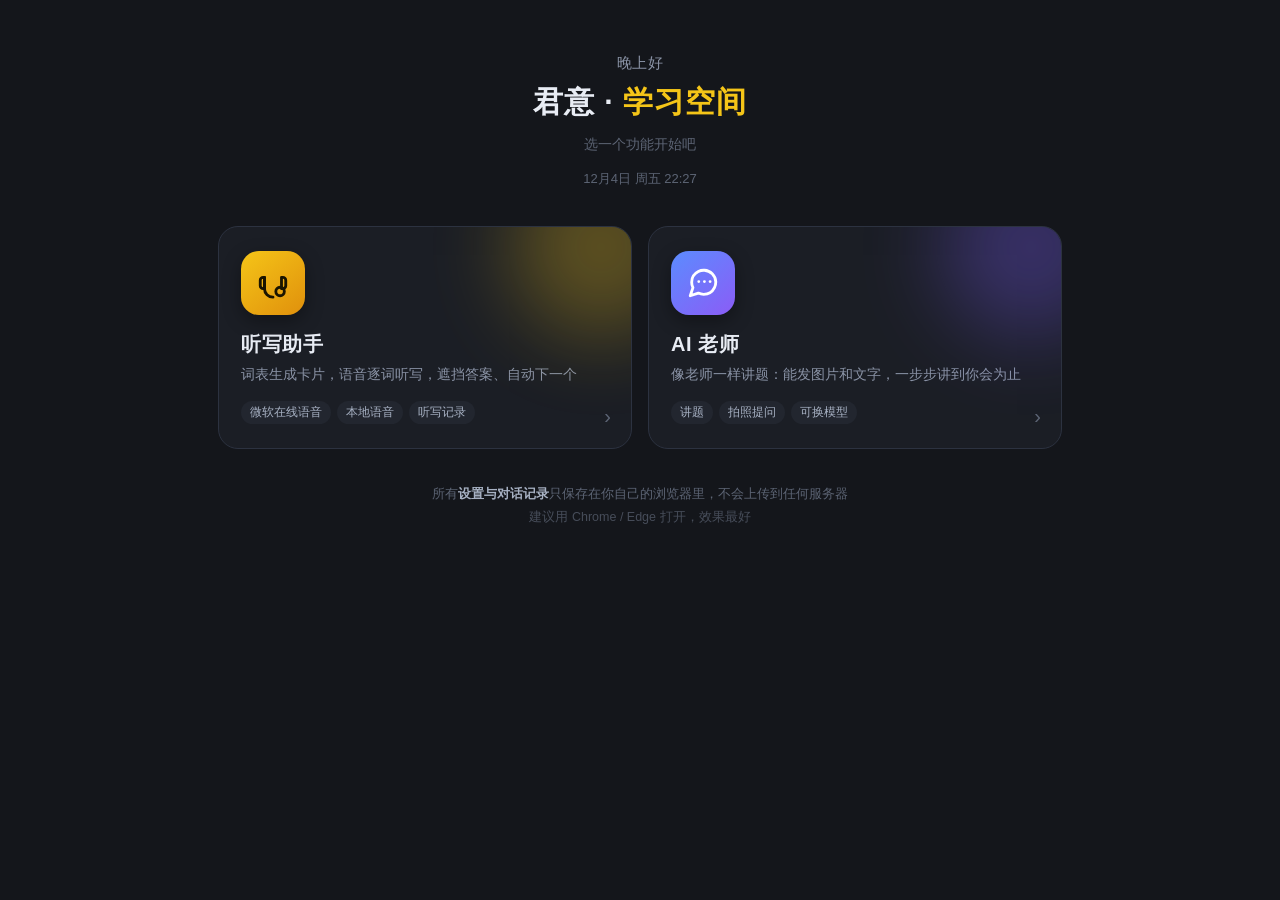
<file: index.html>
<!DOCTYPE html>
<html lang="zh-CN">
<head>
<meta charset="utf-8">
<link rel="icon" href="data:image/svg+xml,%3Csvg xmlns='http://www.w3.org/2000/svg' viewBox='0 0 32 32'%3E%3Crect width='32' height='32' rx='8' fill='%2314161b'/%3E%3Ctext x='16' y='23' font-size='20' text-anchor='middle' fill='%23f5c518' font-family='sans-serif'%3E%E5%90%9B%3C/text%3E%3C/svg%3E">
<meta name="viewport" content="width=device-width,initial-scale=1,viewport-fit=cover">
<meta name="theme-color" content="#14161b">
<meta name="apple-mobile-web-app-title" content="君意·学习空间">
<meta name="apple-mobile-web-app-capable" content="yes">
<meta name="mobile-web-app-capable" content="yes">
<meta name="apple-mobile-web-app-status-bar-style" content="black-translucent">
<title>君意 · 学习空间</title>
<link rel="stylesheet" href="assets/theme.css">
<style>
body{min-height:100vh;min-height:100dvh;overflow-x:hidden;
  padding:env(safe-area-inset-top) env(safe-area-inset-right) env(safe-area-inset-bottom) env(safe-area-inset-left)}
.wrap{max-width:880px;margin:0 auto;padding:28px 18px 40px}
.hero{text-align:center;padding:26px 0 30px}
.hero .hi{font-size:15px;color:var(--muted);letter-spacing:.5px;margin-bottom:10px}
.hero h1{margin:0;font-size:30px;letter-spacing:1px;line-height:1.25}
.hero h1 b{color:var(--yellow)}
.hero p{margin:12px 0 0;color:var(--dim);font-size:14px;line-height:1.7}
.clock{margin-top:14px;font-size:13px;color:var(--dim);font-variant-numeric:tabular-nums}

.grid{display:grid;grid-template-columns:repeat(auto-fit,minmax(240px,1fr));gap:16px;margin-top:8px}
.app{position:relative;display:block;background:var(--panel);border:1px solid var(--border);border-radius:20px;
  padding:24px 22px;color:var(--text);text-decoration:none;overflow:hidden;
  transition:transform .18s,border-color .18s,background .18s}
.app:hover{transform:translateY(-3px);border-color:#3d4454;background:#1e222a}
.app:active{transform:scale(.985)}
.app .glow{position:absolute;width:180px;height:180px;border-radius:50%;right:-60px;top:-70px;filter:blur(42px);opacity:.30;pointer-events:none}
.app .ico{width:64px;height:64px;border-radius:18px;display:flex;align-items:center;justify-content:center;
  margin-bottom:16px;position:relative;box-shadow:0 6px 18px rgba(0,0,0,.35)}
.app .ico svg{width:34px;height:34px;display:block}
.app h2{margin:0 0 6px;font-size:20px;letter-spacing:.6px}
.app p{margin:0;color:var(--muted);font-size:13.5px;line-height:1.65}
.app .tags{margin-top:14px;display:flex;gap:6px;flex-wrap:wrap}
.app .tags span{font-size:11.5px;color:#a8b2c4;background:var(--panel2);border-radius:20px;padding:4px 9px}
.app .go{position:absolute;right:20px;bottom:20px;color:var(--dim);font-size:20px;transition:.18s}
.app:hover .go{color:var(--yellow);transform:translateX(3px)}

.ico.dict{background:linear-gradient(140deg,#f5c518,#e0900c)}
.ico.ai{background:linear-gradient(140deg,#5b8cff,#8b5cf6)}
.ico.dict svg{color:#1a1400}
.ico.ai svg{color:#fff}
.glow.dict{background:#f5c518}
.glow.ai{background:#7c5cff}

.foot{margin-top:34px;text-align:center;color:var(--dim);font-size:12.5px;line-height:1.9}
.foot b{color:#a8b2c4;font-weight:600}

@media (max-width:520px){
  .wrap{padding:18px 14px 32px}
  .hero{padding:14px 0 22px}
  .hero h1{font-size:25px}
  .grid{grid-template-columns:1fr;gap:13px}
  .app{padding:20px 18px;border-radius:18px}
  .app .ico{width:56px;height:56px;border-radius:16px;margin-bottom:12px}
  .app .ico svg{width:30px;height:30px}
  .app h2{font-size:18px}
}
</style>
</head>
<body>
<div class="wrap">

  <div class="hero">
    <div class="hi" id="hello">你好</div>
    <h1>君意 · <b>学习空间</b></h1>
    <p>选一个功能开始吧</p>
    <div class="clock" id="clock"></div>
  </div>

  <div class="grid">

    <a class="app" href="dictation.html">
      <div class="glow dict"></div>
      <div class="ico dict">
        <svg viewBox="0 0 24 24" fill="none" stroke="currentColor" stroke-width="2" stroke-linecap="round" stroke-linejoin="round">
          <path d="M3 10v4a2 2 0 0 0 2 2h1V8H5a2 2 0 0 0-2 2z"/>
          <path d="M18 8v8h1a2 2 0 0 0 2-2v-4a2 2 0 0 0-2-2h-1z"/>
          <path d="M6 8v8a6 6 0 0 0 6 6"/>
          <circle cx="17" cy="18" r="3"/>
        </svg>
      </div>
      <h2>听写助手</h2>
      <p>词表生成卡片，语音逐词听写，遮挡答案、自动下一个</p>
      <div class="tags"><span>微软在线语音</span><span>本地语音</span><span>听写记录</span></div>
      <span class="go">›</span>
    </a>

    <a class="app" href="ai.html">
      <div class="glow ai"></div>
      <div class="ico ai">
        <svg viewBox="0 0 24 24" fill="none" stroke="currentColor" stroke-width="2" stroke-linecap="round" stroke-linejoin="round">
          <path d="M21 11.5a8.4 8.4 0 0 1-.9 3.8 8.5 8.5 0 0 1-7.6 4.7 8.4 8.4 0 0 1-3.8-.9L3 21l1.9-5.7A8.4 8.4 0 0 1 4 11.5 8.5 8.5 0 0 1 8.7 3.9a8.4 8.4 0 0 1 3.8-.9h.5a8.5 8.5 0 0 1 8 8v.5z"/>
          <path d="M9 11h.01M13 11h.01M17 11h.01"/>
        </svg>
      </div>
      <h2>AI 老师</h2>
      <p>像老师一样讲题：能发图片和文字，一步步讲到你会为止</p>
      <div class="tags"><span>讲题</span><span>拍照提问</span><span>可换模型</span></div>
      <span class="go">›</span>
    </a>

  </div>

  <div class="foot">
    所有<b>设置与对话记录</b>只保存在你自己的浏览器里，不会上传到任何服务器<br>
    <span style="opacity:.7">建议用 Chrome / Edge 打开，效果最好</span>
  </div>

</div>

<div id="toast"></div>

<script>
"use strict";
(function(){
  function $(id){ return document.getElementById(id); }

  var h = new Date().getHours();
  var hello = "你好";
  if(h >= 5 && h < 11) hello = "早上好";
  else if(h >= 11 && h < 13) hello = "中午好";
  else if(h >= 13 && h < 18) hello = "下午好";
  else if(h >= 18 && h < 23) hello = "晚上好";
  else hello = "夜深了，注意休息";
  $("hello").textContent = hello;

  function pad(n){ return n < 10 ? "0" + n : "" + n; }
  function tick(){
    var d = new Date();
    var w = ["周日","周一","周二","周三","周四","周五","周六"][d.getDay()];
    $("clock").textContent = d.getMonth()+1 + "月" + d.getDate() + "日 " + w + " " +
      pad(d.getHours()) + ":" + pad(d.getMinutes());
  }
  tick();
  setInterval(tick, 20000);

  // 记录最近打开，返回首页时高亮（轻量，不影响使用）
  try{ localStorage.setItem("jy_last_home_v1", String(Date.now())); }catch(e){}
})();
</script>
</body>
</html>
</file>
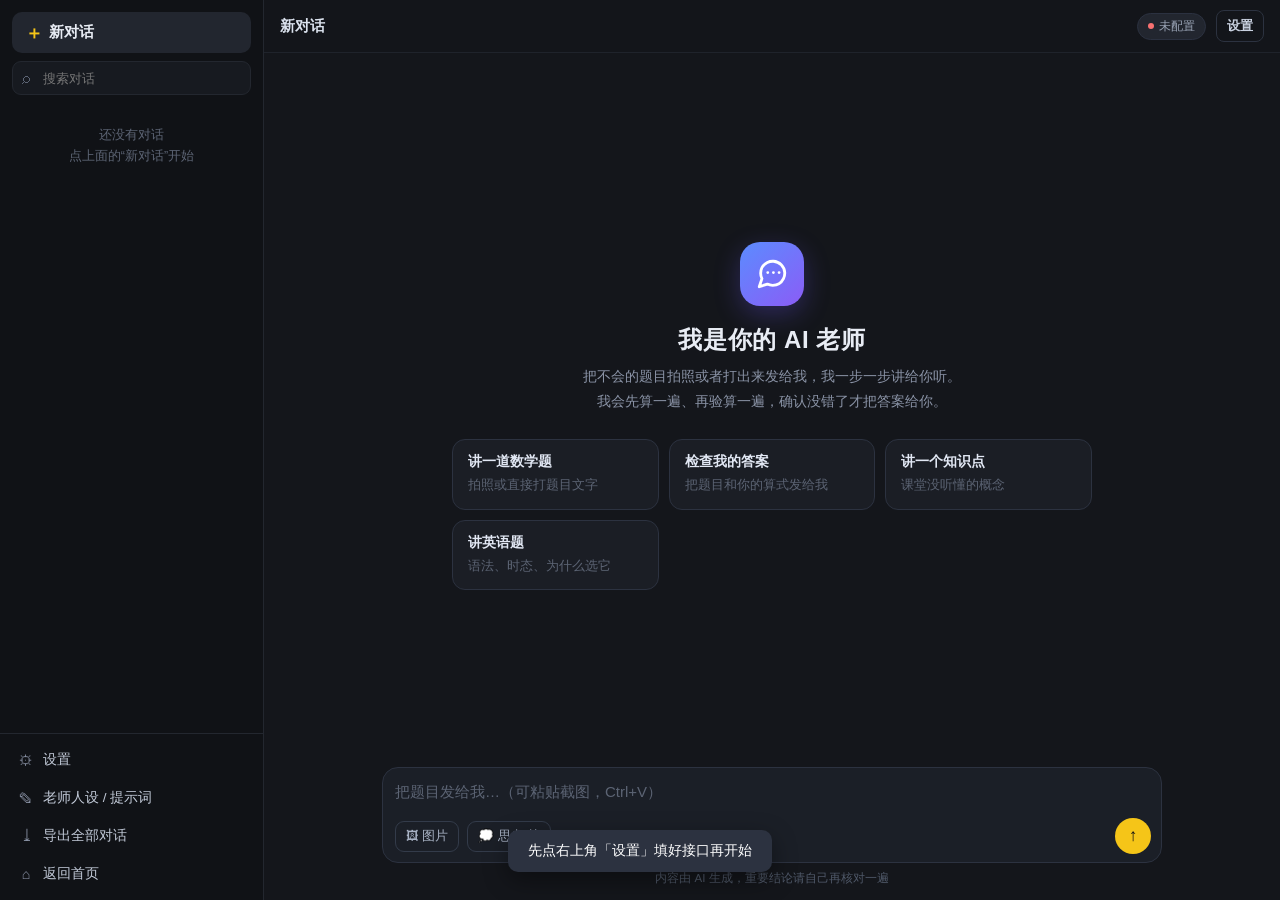
<file: ai.html>
<!DOCTYPE html>
<html lang="zh-CN">
<head>
<meta charset="utf-8">
<link rel="icon" href="data:image/svg+xml,%3Csvg xmlns='http://www.w3.org/2000/svg' viewBox='0 0 32 32'%3E%3Crect width='32' height='32' rx='8' fill='%2314161b'/%3E%3Ctext x='16' y='23' font-size='20' text-anchor='middle' fill='%23f5c518' font-family='sans-serif'%3E%E5%90%9B%3C/text%3E%3C/svg%3E">
<meta name="viewport" content="width=device-width,initial-scale=1,viewport-fit=cover">
<meta name="theme-color" content="#14161b">
<meta name="apple-mobile-web-app-title" content="君意·AI老师">
<meta name="apple-mobile-web-app-capable" content="yes">
<meta name="mobile-web-app-capable" content="yes">
<title>AI 老师 · 君意</title>
<link rel="stylesheet" href="assets/theme.css">
<link rel="stylesheet" href="assets/ai.css">
<!-- 数学公式渲染：KaTeX 已打包到本地 assets/katex，断网也能用 -->
<link rel="stylesheet" href="assets/katex/katex.min.css">
<script defer src="assets/katex/katex.min.js"></script>
<script defer src="assets/katex/auto-render.min.js"></script>
</head>
<body>
<div id="app">

  <!-- 侧边栏 -->
  <aside id="side">
    <div class="side-top">
      <button class="btn" id="btnNew"><span class="plus">＋</span> 新对话</button>
      <div class="side-search"><input id="q" type="text" placeholder="搜索对话"></div>
    </div>
    <div id="chatlist"></div>
    <div class="side-foot">
      <button class="sitem" id="btnSetting"><span class="ic">⚙</span>设置</button>
      <button class="sitem" id="btnPrompt"><span class="ic">✎</span>老师人设 / 提示词</button>
      <button class="sitem" id="btnExport"><span class="ic">⤓</span>导出全部对话</button>
      <button class="sitem" id="btnHome"><span class="ic">⌂</span>返回首页</button>
    </div>
  </aside>
  <div id="mask"></div>

  <!-- 主区 -->
  <div id="main">
    <div id="topbar">
      <button id="btnMenu" title="菜单">☰</button>
      <div id="chatTitle">新对话</div>
      <span class="chip off" id="modelChip" title="点这里去设置"><span class="dot"></span><span id="modelName">未配置</span></span>
      <button class="btn sm ghost" id="btnTopSetting">设置</button>
    </div>

    <div id="welcome">
      <div class="bigico">
        <svg viewBox="0 0 24 24" fill="none" stroke="currentColor" stroke-width="2" stroke-linecap="round" stroke-linejoin="round">
          <path d="M21 11.5a8.4 8.4 0 0 1-.9 3.8 8.5 8.5 0 0 1-7.6 4.7 8.4 8.4 0 0 1-3.8-.9L3 21l1.9-5.7A8.4 8.4 0 0 1 4 11.5 8.5 8.5 0 0 1 8.7 3.9a8.4 8.4 0 0 1 3.8-.9h.5a8.5 8.5 0 0 1 8 8v.5z"/>
          <path d="M9 11h.01M13 11h.01M17 11h.01"/>
        </svg>
      </div>
      <h2>我是你的 AI 老师</h2>
      <div class="sub">把不会的题目拍照或者打出来发给我，我一步一步讲给你听。<br>我会先算一遍、再验算一遍，确认没错了才把答案给你。</div>
      <div class="cards" id="quickCards">
        <div class="qcard" data-q="帮我讲讲这道数学题：小明有 24 颗糖，平均分给 6 个同学，每人几颗？还剩几颗？">
          <b>讲一道数学题</b><span>拍照或直接打题目文字</span>
        </div>
        <div class="qcard" data-q="这道题的答案我不确定，你先帮我检查一下我的做法对不对。【把题目和你的算式发给我】">
          <b>检查我的答案</b><span>把题目和你的算式发给我</span>
        </div>
        <div class="qcard" data-q="用最简单的说法给我讲讲什么是光合作用？最好举一个生活中的例子。">
          <b>讲一个知识点</b><span>课堂没听懂的概念</span>
        </div>
        <div class="qcard" data-q="这道英语题为什么选这个？把四个选项都讲一下。【题目】">
          <b>讲英语题</b><span>语法、时态、为什么选它</span>
        </div>
      </div>
    </div>

    <div id="scroll" style="display:none"><div id="msgs"></div></div>

    <div id="composer">
      <div class="cwrap" id="cwrap">
        <div id="attachRow"></div>
        <textarea id="ta" rows="1" placeholder="把题目发给我…（可粘贴截图，Ctrl+V）"></textarea>
        <div class="cbar">
          <button class="cbtn" id="btnImg" title="选图片">🖼 图片</button>
          <button class="cbtn" id="btnThink" title="开启/关闭思考模式">💭 思考</button>
          <button id="send" title="发送">↑</button>
        </div>
      </div>
      <div class="tip" id="tipLine">内容由 AI 生成，重要结论请自己再核对一遍</div>
      <input type="file" id="fileIn" accept="image/*" multiple style="display:none">
    </div>
  </div>
</div>

<!-- 设置弹层 -->
<div class="modal" id="mSet">
  <div class="mbox">
    <div class="mhead"><b>设置</b><span class="badge" id="setBadge">仅保存在本机浏览器</span><span class="sp"></span>
      <button class="btn sm ghost" id="setClose">关闭</button></div>

    <div class="frow one">
      <label class="fld"><span>接口地址（baseURL，填到 /v1 就行）</span>
        <input class="inp" id="fBase" placeholder="https://api.openai.com/v1" autocomplete="off" spellcheck="false">
      </label>
    </div>
    <div class="hint">示例：<code>https://api.openai.com/v1</code> · <code>https://api.deepseek.com/v1</code> · <code>https://ark.cn-beijing.volces.com/api/v3</code>。<br>程序会自动补上 <code>/chat/completions</code>、<code>/responses</code> 或 <code>/messages</code>。</div>

    <div class="frow one">
      <label class="fld"><span>API Key</span>
        <input class="inp" id="fKey" type="password" placeholder="sk-..." autocomplete="off" spellcheck="false">
      </label>
    </div>

    <div class="frow">
      <label class="fld"><span>模型名称</span>
        <div style="display:flex;gap:6px">
          <input class="inp" id="fModel" placeholder="gpt-4o-mini" autocomplete="off" spellcheck="false" style="flex:1;min-width:0">
          <button class="btn sm" id="btnGetModels" type="button" style="flex:none;white-space:nowrap" title="用上面的地址和 Key 拉取模型清单">获取模型列表</button>
        </div>
      </label>
      <label class="fld"><span>协议</span>
        <select class="inp" id="fProto">
          <option value="chat">openai-chat（/chat/completions）</option>
          <option value="responses">openai-responses（/responses）</option>
          <option value="anthropic">Anthropic（/messages）</option>
        </select>
      </label>
    </div>

    <div class="frow">
      <label class="fld"><span>上下文长度（K，1K = 1024 个 token）</span>
        <input class="inp" id="fCtx" type="number" min="1" max="2000" step="1" placeholder="500">
      </label>
      <label class="fld"><span>单次输出上限（K）</span>
        <input class="inp" id="fMax" type="number" min="1" max="128" step="1" placeholder="64">
      </label>
    </div>

    <div class="frow one">
      <label class="fld"><span>思考模式</span>
        <div class="seg seg7" id="segThink">
          <button data-v="off">off<br><i>关</i></button>
          <button data-v="minimal">minimal<br><i>最少</i></button>
          <button data-v="low">low<br><i>低</i></button>
          <button data-v="medium">medium<br><i>中</i></button>
          <button data-v="high">high<br><i>高</i></button>
          <button data-v="xhigh">xhigh<br><i>较高</i></button>
          <button data-v="max">max<br><i>最高</i></button>
        </div>
      </label>
    </div>

    <div class="frow">
      <label class="fld"><span>温度（越高越发散）</span>
        <input class="inp" id="fTemp" type="number" min="0" max="2" step="0.1" placeholder="0.6">
      </label>
      <label class="fld"><span>跨域代理（可选，本地跑才用）</span>
        <select class="inp" id="fProxy">
          <option value="">不用代理（接口支持跨域时）</option>
          <option value="http://127.0.0.1:8787">本地代理 http://127.0.0.1:8787</option>
        </select>
      </label>
    </div>

    <div class="mfoot">
      <button class="btn" id="setTest">测试连接</button>
      <span class="status-line" id="setStatus"></span>
      <span class="sp"></span>
      <button class="btn ghost" id="setClear">清空全部对话</button>
      <button class="btn primary" id="setSave">保存</button>
    </div>
  </div>
</div>

<!-- 模型选择弹层 -->
<div class="modal" id="mModels">
  <div class="mbox" style="max-width:560px">
    <div class="mhead"><b>选择模型</b><span class="badge" id="modelCount">0</span><span class="sp"></span>
      <button class="btn sm ghost" id="modelsClose">关闭</button></div>
    <div class="hint" id="modelsHint">正在获取…</div>
    <div class="side-search" style="margin-bottom:10px">
      <input id="modelSearch" type="text" placeholder="搜索模型名">
    </div>
    <div id="modelList" style="max-height:46vh;overflow-y:auto;border:1px solid #2a2f3a;border-radius:10px;
      background:#11141a;padding:4px;overscroll-behavior:contain"></div>
    <div class="mfoot">
      <button class="btn" id="modelsRefresh" type="button">重新获取</button>
      <span class="sp"></span>
      <button class="btn ghost" id="modelsCancel" type="button">取消</button>
    </div>
  </div>
</div>

<!-- 提示词弹层 -->
<div class="modal" id="mPrompt">
  <div class="mbox">
    <div class="mhead"><b>老师人设 / 系统提示词</b><span class="sp"></span>
      <button class="btn sm ghost" id="promptClose">关闭</button></div>
    <div class="hint">这段提示词每次对话都会发给 AI，决定它怎么讲课。已内置一份「中小学老师」的写法，可以直接用，也可以自己改。</div>
    <div class="frow one">
      <label class="fld"><span>系统提示词</span>
        <textarea class="inp prompt" id="fPrompt" spellcheck="false"></textarea>
      </label>
    </div>
    <div class="frow one">
      <label class="fld"><span>老师名字（显示用）</span>
        <input class="inp" id="fTutor" placeholder="AI 老师">
      </label>
    </div>
    <div class="mfoot">
      <button class="btn" id="promptReset">恢复默认</button>
      <span class="sp"></span>
      <button class="btn primary" id="promptSave">保存</button>
    </div>
  </div>
</div>

<!-- 导出弹层 -->
<div class="modal" id="mExport">
  <div class="mbox">
    <div class="mhead"><b>导出</b><span class="sp"></span><button class="btn sm ghost" id="expClose">关闭</button></div>
    <div class="hint">导出成文件保存在你电脑/手机上，可以用来备份或者换设备。</div>
    <div class="mfoot" style="flex-direction:column;align-items:stretch;gap:10px">
      <button class="btn" id="expMd">导出当前对话（Markdown）</button>
      <button class="btn" id="expTxt">导出当前对话（纯文本）</button>
      <button class="btn" id="expJson">导出全部对话（JSON 备份）</button>
      <button class="btn" id="expImg">导出当前对话（单页 HTML，可分享）</button>
    </div>
  </div>
</div>

<div id="toast"></div>
<script src="assets/ai.js"></script>
</body>
</html>
</file>
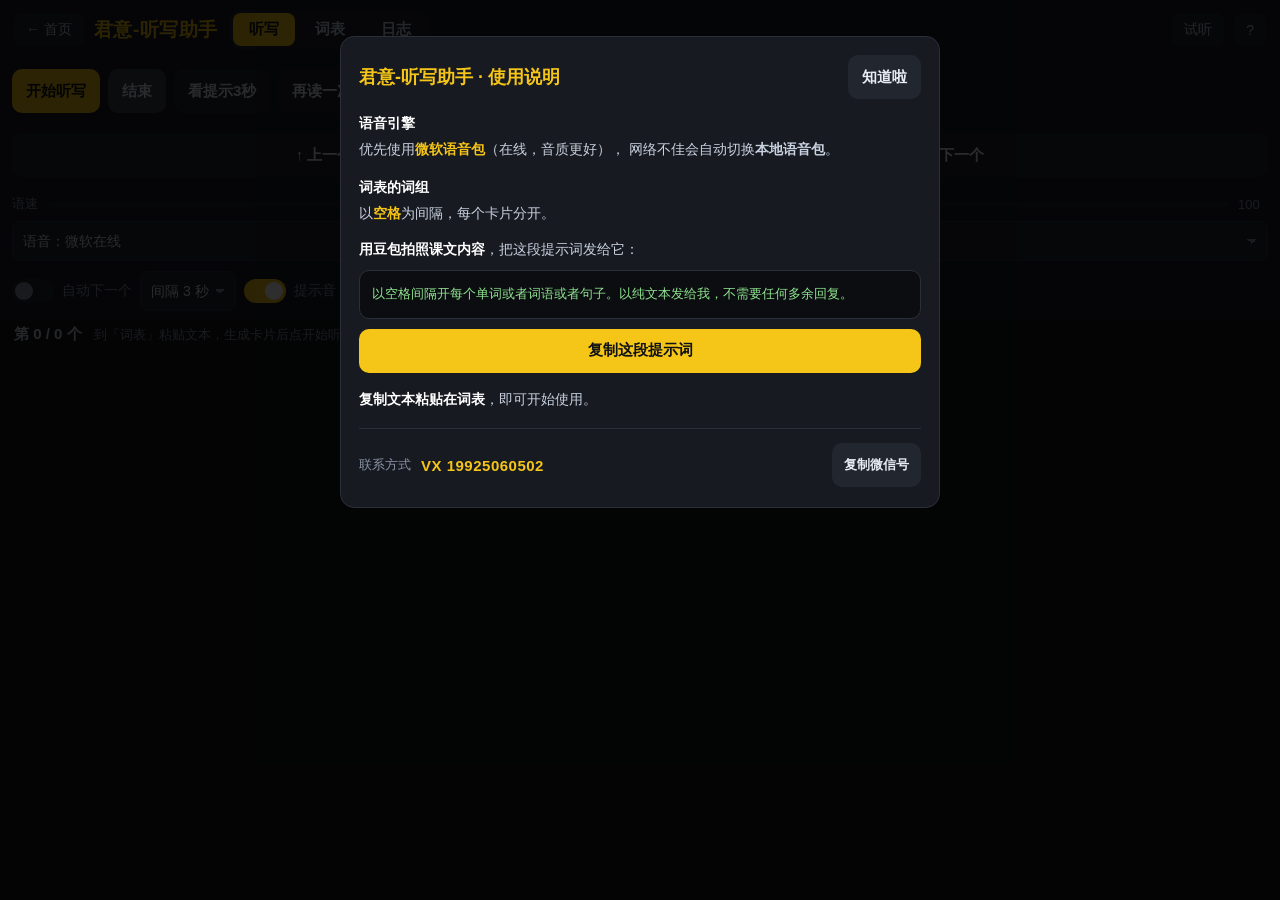
<file: dictation.html>
<!DOCTYPE html>
<html lang="zh-CN">
<head>
<meta charset="utf-8">
<link rel="icon" href="data:image/svg+xml,%3Csvg xmlns='http://www.w3.org/2000/svg' viewBox='0 0 32 32'%3E%3Crect width='32' height='32' rx='8' fill='%2314161b'/%3E%3Ctext x='16' y='23' font-size='20' text-anchor='middle' fill='%23f5c518' font-family='sans-serif'%3E%E5%90%9B%3C/text%3E%3C/svg%3E">
<meta name="viewport" content="width=device-width,initial-scale=1,viewport-fit=cover,user-scalable=no">
<meta name="theme-color" content="#14161b">
<meta name="apple-mobile-web-app-title" content="君意-听写助手">
<meta name="apple-mobile-web-app-capable" content="yes">
<meta name="mobile-web-app-capable" content="yes">
<meta name="apple-mobile-web-app-status-bar-style" content="black-translucent">
<title>君意-听写助手 · 听写</title>
<style>
*{box-sizing:border-box;-webkit-tap-highlight-color:transparent}
:root{
  --bg:#14161b;--panel:#1b1e25;--panel2:#22262f;--card:#262b36;
  --text:#e8ecf4;--muted:#8a93a6;--dim:#5c6474;
  --yellow:#f5c518;--yellow2:#d9ad10;--blue:#4ea1ff;
  --cover:#3b4150;--coveredot:#7b8395;--reveal:#f4f6fa;--revealtext:#16181d;
  --border:#2c3240;
}
html,body{margin:0;padding:0;height:100%;overflow-x:hidden;max-width:100vw;
  overscroll-behavior:none;overscroll-behavior-y:none}
body{
  background:var(--bg);color:var(--text);
  font-family:-apple-system,BlinkMacSystemFont,"PingFang SC","Microsoft YaHei","Helvetica Neue",Arial,sans-serif;
  font-size:16px;overflow:hidden;
  padding:env(safe-area-inset-top) env(safe-area-inset-right) env(safe-area-inset-bottom) env(safe-area-inset-left);
}
#app{display:flex;flex-direction:column;height:100vh;height:100dvh}
header{display:flex;align-items:center;gap:10px;padding:10px 14px;background:var(--panel);flex:none;flex-wrap:wrap}
.logo{color:var(--yellow);font-weight:700;font-size:19px;letter-spacing:.5px;margin-right:2px;cursor:pointer;user-select:none}
.logo:active{opacity:.65}
.tabs{display:flex;gap:4px;background:var(--panel2);padding:3px;border-radius:10px}
.tab{padding:7px 16px;border-radius:8px;font-size:15px;color:#c9d1e0;border:none;background:transparent;font-family:inherit;cursor:pointer;font-weight:600}
.tab.on{background:var(--yellow);color:#101216}
.spacer{flex:1}
.iconbtn{background:var(--panel2);color:#c9d1e0;border:none;border-radius:8px;padding:8px 12px;font-size:14px;font-family:inherit;cursor:pointer}
main{flex:1;overflow:hidden;position:relative;overscroll-behavior:none}
.view{position:absolute;inset:0;display:none;flex-direction:column;overflow:hidden}
.view.on{display:flex}

/* toolbar */
.bar{display:flex;gap:8px;padding:10px 12px;background:var(--panel);flex:none;flex-wrap:wrap;align-items:center;overflow-x:hidden}
.btn{border:none;border-radius:10px;padding:10px 14px;font-size:15px;font-family:inherit;font-weight:600;cursor:pointer;color:var(--text);background:var(--panel2);min-height:44px;flex:0 0 auto;white-space:nowrap}
.btn:active{transform:scale(.97)}
.btn.primary{background:var(--yellow);color:#101216}
.btn.warn{background:#3a4150;color:var(--text)}
.btn:disabled{opacity:.4}
.row{display:flex;gap:10px;padding:8px 14px;align-items:center;flex-wrap:wrap;flex:none}
.info{padding:4px 14px;display:flex;gap:12px;align-items:center;font-size:14px;flex:none;flex-wrap:wrap}
#progress{font-weight:700;color:#c9d1e0;font-size:15px}
#status{color:var(--muted);font-size:13px;flex:1;min-width:0;overflow:hidden;text-overflow:ellipsis;white-space:nowrap}

/* cards */
#cardwrap{flex:1;overflow-y:auto;overflow-x:hidden;padding:12px;-webkit-overflow-scrolling:touch;
  overscroll-behavior:none;overscroll-behavior-y:contain}
#cards{display:flex;flex-wrap:wrap;gap:10px;align-content:flex-start}
.card{
  background:var(--card);border:2px solid var(--border);border-radius:12px;
  display:flex;align-items:center;justify-content:center;
  padding:14px 8px;min-height:56px;
  font-size:18px;line-height:1.25;text-align:center;
  position:relative;cursor:pointer;user-select:none;
  word-break:break-word;
  /* 统一尺寸: 每行4个, 不随字数变化 */
  flex:0 0 calc((100% - 30px) / 4);
  width:calc((100% - 30px) / 4);
  box-sizing:border-box;
  transition:background .12s,border-color .12s;
}
.card .num{position:absolute;top:3px;left:7px;font-size:11px;color:var(--dim);font-weight:400}
.card.covered{background:var(--cover);color:var(--coveredot);letter-spacing:2px;font-size:17px}
.card.long{font-size:15px}
.card.xlong{font-size:13px;line-height:1.2}
.card.revealed{background:var(--reveal);color:var(--revealtext)}
.card.cur{border-color:var(--yellow);border-width:3px;padding:13px 7px}
.card.picked{border-color:var(--blue);border-width:3px;padding:13px 7px}
.card.cur.covered,.card.cur.revealed{border-color:var(--yellow)}

/* input view */
#txt{flex:1;width:100%;background:var(--panel);color:var(--text);border:1px solid var(--border);
  border-radius:12px;padding:14px;font-size:16px;font-family:inherit;resize:none;line-height:1.6;
  margin:0 12px;width:calc(100% - 24px)}
.opts{display:flex;gap:16px;padding:10px 14px;flex-wrap:wrap;align-items:center;flex:none}
.opt{display:flex;align-items:center;gap:6px;font-size:14px;color:#c9d1e0;cursor:pointer;user-select:none}
.opt input{width:18px;height:18px;accent-color:var(--yellow)}
#countlbl{color:var(--muted);font-size:13px}

/* range */
input[type=range]{-webkit-appearance:none;height:26px;background:transparent;flex:1;min-width:70px;max-width:160px}
input[type=range]::-webkit-slider-runnable-track{height:5px;background:var(--panel2);border-radius:3px}
input[type=range]::-webkit-slider-thumb{-webkit-appearance:none;width:22px;height:22px;border-radius:50%;background:var(--yellow);margin-top:-9px}
input[type=range]::-moz-range-track{height:5px;background:var(--panel2);border-radius:3px}
input[type=range]::-moz-range-thumb{width:22px;height:22px;border:none;border-radius:50%;background:var(--yellow)}

/* switch */
.bar2 .btn.nav{flex:1 1 0;min-width:0}
.bar3{padding-top:2px;padding-bottom:2px}
.bar3 input[type=range]{flex:1 1 auto;min-width:60px;max-width:none}
.bar4{padding-top:0}
.bar4 .sw{flex:0 0 auto}
.bar .spacer{flex:1}
.bar5{flex-wrap:wrap;gap:10px;padding-top:0}
.bar5 .sel{flex:1 1 40%;min-width:0}
.sel{background:var(--panel2);color:#e8ecf4;border:1px solid var(--border);border-radius:8px;
  padding:8px 10px;font-size:14px;font-family:inherit;min-height:40px;cursor:pointer;
  -webkit-appearance:none;appearance:none;padding-right:26px;
  background-image:linear-gradient(45deg,transparent 50%,#8a93a6 50%),linear-gradient(135deg,#8a93a6 50%,transparent 50%);
  background-position:calc(100% - 15px) 17px,calc(100% - 10px) 17px;
  background-size:5px 5px,5px 5px;background-repeat:no-repeat;flex:0 0 auto}
.sw{display:inline-flex;align-items:center;gap:8px;font-size:14px;color:var(--muted);cursor:pointer;user-select:none}
.sw input{display:none}
.sw i{width:42px;height:24px;background:var(--panel2);border-radius:12px;position:relative;transition:.2s;flex:none}
.sw i:after{content:"";position:absolute;width:18px;height:18px;background:#8a93a6;border-radius:50%;top:3px;left:3px;transition:.2s}
.sw input:checked + i{background:var(--yellow)}
.sw input:checked + i:after{left:21px;background:#fff}

/* log */
.stats{background:var(--panel);margin:10px 12px 0;padding:12px 14px;border-radius:12px;font-size:14px;color:#c9d1e0;flex:none}
.logbody{flex:1;display:flex;gap:10px;padding:10px 12px;overflow:hidden}
.loglist{width:42%;max-width:340px;background:var(--panel);border-radius:12px;overflow-y:auto;padding:6px;flex:none;
  overscroll-behavior:none;overscroll-behavior-y:contain}
.logdetail{flex:1;background:var(--panel);border-radius:12px;padding:14px;overflow-y:auto;font-size:14px;line-height:1.7;white-space:pre-wrap;word-break:break-word;color:var(--text);
  overscroll-behavior:none;overscroll-behavior-y:contain}
.daygrp{color:var(--yellow);font-size:13px;font-weight:700;padding:10px 8px 4px}
.logitem{padding:10px 8px;border-radius:8px;font-size:14px;color:#c9d1e0;cursor:pointer;display:block;width:100%;text-align:left;background:transparent;border:none;font-family:inherit}
.logitem:active{background:var(--panel2)}
.logitem.sel{background:#3b82f6;color:#fff;box-shadow:0 0 0 1px #60a5fa inset}
.logitem.sel .logtime{color:#dbeafe}
.hintrow{display:flex;gap:8px;padding:0 12px 10px;flex:none;flex-wrap:wrap}
.empty{color:var(--dim);padding:24px;text-align:center;font-size:14px}

/* toast */
#toast{position:fixed;left:50%;bottom:calc(28px + env(safe-area-inset-bottom));transform:translateX(-50%) translateY(20px);
  background:#2c3240;color:#fff;padding:12px 20px;border-radius:10px;font-size:14px;opacity:0;pointer-events:none;
  transition:.22s;z-index:99;max-width:86vw;text-align:center}
#toast.on{opacity:1;transform:translateX(-50%) translateY(0)}

@media (max-width:480px){
  .logo{font-size:17px}
  .tab{padding:7px 12px;font-size:14px}
  .btn{padding:10px 13px;font-size:14px}
  .card{font-size:18px;padding:14px 15px}
  .btn{padding:9px 11px;font-size:14px}
  .logbody{flex-direction:column}
  .loglist{width:100%;max-width:none;max-height:38%}
}
</style>
</head>
<body>
<div id="app">
  <header>
    <button class="iconbtn" id="btnHome" title="返回首页">← 首页</button>
    <span class="logo" id="logoBtn" title="点这里看使用说明">君意-听写助手</span>
    <div class="tabs">
      <button class="tab on" data-v="dict">听写</button>
      <button class="tab" data-v="input">词表</button>
      <button class="tab" data-v="log">日志</button>
    </div>
    <span class="spacer"></span>
    <button class="iconbtn" id="btnTry">试听</button>
    <button class="iconbtn" id="btnDiag" title="语音诊断">?</button>
  </header>

  <main>
    <!-- 听写 -->
    <section class="view on" id="v-dict">
      <div class="bar bar1">
        <button class="btn primary" id="btnStart">开始听写</button>
        <button class="btn warn" id="btnStop">结束</button>
        <button class="btn" id="btnHint">看提示3秒</button>
        <button class="btn" id="btnAgain">再读一次</button>
      </div>
      <div class="bar bar2">
        <button class="btn nav" id="btnPrev">↑ 上一个</button>
        <button class="btn nav" id="btnNext">↓ 下一个</button>
      </div>
      <div class="bar bar3">
        <span style="font-size:13px;color:var(--muted);flex:none">语速</span>
        <input type="range" id="rate" min="60" max="170" step="5" value="100">
        <span id="rateVal" style="font-size:13px;color:var(--muted);min-width:30px;flex:none">100</span>
      </div>
      <div class="bar bar4 bar5">
        <select id="ttsEngine" class="sel" title="语音来源">
          <option value="online">语音：微软在线</option>
          <option value="local">语音：本地(浏览器)</option>
        </select>
        <select id="onlineVoice" class="sel" title="在线音色">
          <option value="yunxi">云希(中文男声)</option>
          <option value="andrew">Andrew(英文男声)</option>
          <option value="auto">自动按语言选</option>
        </select>
      </div>
      <div class="bar bar4">
        <label class="sw"><input type="checkbox" id="autoNext"><i></i>自动下一个</label>
        <select id="autoDelay" class="sel">
          <option value="1">间隔 1 秒</option>
          <option value="3" selected>间隔 3 秒</option>
          <option value="6">间隔 6 秒</option>
          <option value="9">间隔 9 秒</option>
        </select>
        <label class="sw"><input type="checkbox" id="hintSound" checked><i></i>提示音</label>
      </div>
      <div class="info">
        <span id="progress">第 0 / 0 个</span>
        <span id="status">到「词表」粘贴文本，生成卡片后点开始听写</span>
      </div>
      <div id="cardwrap"><div id="cards"></div></div>
    </section>

    <!-- 词表 -->
    <section class="view" id="v-input">
      <div class="row"><span style="font-size:14px;color:#c9d1e0">粘贴文本，默认按空格/换行切词；中文词之间也要留空格</span></div>
      <textarea id="txt" placeholder="例如：苹果 香蕉 老师 班干部 计算机 homework beautiful"></textarea>
      <div class="opts">
        <label class="opt"><input type="checkbox" id="optDedupe">去重</label>
        <label class="opt"><input type="checkbox" id="optPunct">按标点也切分</label>
        <label class="opt"><input type="checkbox" id="optShuffle">随机顺序</label>
        <span id="countlbl"></span>
      </div>
      <div class="row" style="justify-content:flex-end;padding-bottom:14px">
        <button class="btn" id="btnPaste">粘贴剪贴板</button>
        <button class="btn" id="btnClear">清空</button>
        <button class="btn primary" id="btnGen">生成卡片</button>
      </div>
    </section>

    <!-- 日志 -->
    <section class="view" id="v-log">
      <div class="stats" id="stats">累计 0 次听写</div>
      <div class="hintrow">
        <button class="btn primary" id="btnImportList">导入到词表</button>
        <input type="file" id="fileIn" accept=".txt,.csv,.json,text/plain" style="display:none">
        <button class="btn" id="btnDel" style="margin-left:auto">删除这条</button>
      </div>
      <div class="logbody">
        <div class="loglist" id="loglist"></div>
        <div class="logdetail" id="logdetail">选一条记录查看</div>
      </div>
    </section>
  </main>
</div>
<div id="guide" style="display:none;position:fixed;inset:0;background:rgba(0,0,0,.82);z-index:210;padding:16px;overflow:auto;-webkit-overflow-scrolling:touch">
  <div style="max-width:600px;margin:20px auto;background:#171a21;border:1px solid #2a2f3a;border-radius:14px;padding:18px 18px 20px">
    <div style="display:flex;align-items:center;margin-bottom:12px">
      <b style="color:#f5c518;font-size:18px">君意-听写助手 · 使用说明</b>
      <span style="flex:1"></span>
      <button class="btn" id="btnGuideClose" style="padding:7px 14px">知道啦</button>
    </div>

    <div style="font-size:14px;line-height:1.85;color:#c9d1e0">
      <p style="margin:0 0 12px"><b style="color:#fff">语音引擎</b><br>
      优先使用<b style="color:#f5c518">微软语音包</b>（在线，音质更好），
      网络不佳会自动切换<b>本地语音包</b>。</p>

      <p style="margin:0 0 10px"><b style="color:#fff">词表的词组</b><br>
      以<b style="color:#f5c518">空格</b>为间隔，每个卡片分开。</p>

      <p style="margin:0 0 8px"><b style="color:#fff">用豆包拍照课文内容</b>，把这段提示词发给它：</p>
      <div id="promptBox" style="background:#0b0d10;border:1px solid #2a2f3a;border-radius:10px;padding:12px;font-size:13px;line-height:1.7;color:#8fe38f;white-space:pre-wrap;word-break:break-all;margin-bottom:10px">以空格间隔开每个单词或者词语或者句子。以纯文本发给我，不需要任何多余回复。</div>
      <button class="btn primary" id="btnCopyPrompt" style="width:100%;margin-bottom:14px">复制这段提示词</button>

      <p style="margin:0 0 16px"><b style="color:#fff">复制文本粘贴在词表</b>，即可开始使用。</p>

      <div style="border-top:1px solid #2a2f3a;padding-top:14px;display:flex;align-items:center;gap:10px;flex-wrap:wrap">
        <span style="color:#8a93a6;font-size:13px">联系方式</span>
        <b style="color:#f5c518;font-size:15px;letter-spacing:.5px">VX 19925060502</b>
        <button class="btn" id="btnCopyWechat" style="padding:6px 12px;font-size:13px;margin-left:auto">复制微信号</button>
      </div>
    </div>
  </div>
</div>
<div id="diag" style="display:none;position:fixed;inset:0;background:rgba(0,0,0,.92);z-index:200;padding:16px;overflow:auto;-webkit-overflow-scrolling:touch">
  <div style="max-width:640px;margin:0 auto">
    <div style="display:flex;align-items:center;gap:10px;margin-bottom:12px">
      <b style="color:#f5c518;font-size:17px">语音诊断</b>
      <span style="flex:1"></span>
      <button class="btn" id="btnDiagTest" style="padding:8px 14px">测试发声</button>
      <button class="btn" id="btnDiagClose" style="padding:8px 14px">关闭</button>
    </div>
    <pre id="diagOut" style="background:#0b0d10;color:#8fe38f;font-size:12px;line-height:1.7;padding:12px;border-radius:10px;white-space:pre-wrap;word-break:break-all;margin:0"></pre>
  </div>
</div>
<div id="toast"></div>

<script>
"use strict";
var KEY_LOG = "dict_sessions_v1";
var KEY_SET = "dict_settings_v1";

var S = {
  rate: 100, autoNext: false, hintSound: true, autoDelay: 3,
  dedupe: false, punct: false, shuffle: false, lastText: "",
  tts: "online", voice: "yunxi"
};

var cards = [];       // {text, covered, cur, picked, revealedUntil}
var words = [];
var running = false;
var current = -1;
var startIndex = 0;
var picked = false;
var visited = {};
var hintCount = 0;
var hintWords = [];
var sessionId = null;
var recordStart = null;
var revealTimer = null;
var autoTimer = null;

/* ---------- 存储 ---------- */
function loadSet(){
  try{
    var raw = localStorage.getItem(KEY_SET);
    if(raw){ var o = JSON.parse(raw); for(var k in S){ if(o[k]!==undefined) S[k]=o[k]; } }
  }catch(e){}
}
function saveSet(){
  try{ localStorage.setItem(KEY_SET, JSON.stringify(S)); }catch(e){}
}
function loadLogs(){
  try{
    var raw = localStorage.getItem(KEY_LOG);
    if(raw){ var a = JSON.parse(raw); if(Array.isArray(a)) return a; }
  }catch(e){}
  return [];
}
function saveLogs(arr){
  try{ localStorage.setItem(KEY_LOG, JSON.stringify(arr)); }catch(e){ toast("保存失败：存储空间不足"); }
}

/* ---------- 工具 ---------- */
function $(id){ return document.getElementById(id); }
function toast(msg){
  var t = $("toast"); t.textContent = msg; t.classList.add("on");
  clearTimeout(t._h); t._h = setTimeout(function(){ t.classList.remove("on"); }, 1800);
}
function hasCJK(s){ return /[\u3400-\u9fff\uf900-\ufaff]/.test(s); }
function fmtDate(d){
  var p=function(n){return (n<10?"0":"")+n;};
  return d.getFullYear()+"-"+p(d.getMonth()+1)+"-"+p(d.getDate());
}
function fmtTime(d){
  var p=function(n){return (n<10?"0":"")+n;};
  return p(d.getHours())+":"+p(d.getMinutes())+":"+p(d.getSeconds());
}

/* ---------- 语音 ---------- */
var voices = [];
var zhVoice = null, enVoice = null;
var speaking = false;
var curUtter = null;          // 必须保留引用, 否则安卓 Chrome 会回收导致静音
var speechBroken = false;     // 检测到彻底不可用
var isAndroid = /android/i.test(navigator.userAgent || "");
var spDiag = { tries:0, started:0, errors:[], lastError:"", voiceCount:0 };

function refreshVoices(){
  if(!window.speechSynthesis) return;
  try{ voices = window.speechSynthesis.getVoices() || []; }catch(e){ voices = []; }
  spDiag.voiceCount = voices.length;
  // 优先本地引擎: 手机上云端语音发不出声
  function pick(pref){
    var best = null;
    for(var i=0;i<voices.length;i++){
      var v = voices[i], lg = (v.lang||"").toLowerCase();
      if(!pref(lg)) continue;
      if(v.localService !== false){ return v; }   // 本地优先, 直接返回
      if(!best) best = v;                          // 退而求其次用云端
    }
    return best;
  }
  zhVoice = pick(function(lg){ return lg.indexOf("zh")===0 || lg.indexOf("cmn")===0; });
  enVoice = pick(function(lg){ return lg.indexOf("en")===0; });
}
function hasSpeech(){
  return !!(window.speechSynthesis && typeof SpeechSynthesisUtterance === "function");
}
if(hasSpeech()){
  refreshVoices();
  try{ window.speechSynthesis.onvoiceschanged = refreshVoices; }catch(e){}
  setTimeout(refreshVoices, 300);
  setTimeout(refreshVoices, 1000);
  setTimeout(refreshVoices, 2500);
}

/* 在线语音备选: 中文用云希(男声), 英文用 Andrew(男声) */
var ONLINE_ZH = "zh-CN-YunxiNeural";
var ONLINE_EN = "en-US-AndrewMultilingualNeural";
function voiceFor(text){
  if(S.voice === "yunxi") return ONLINE_ZH;
  if(S.voice === "andrew") return ONLINE_EN;
  if(S.voice === "auto") return hasCJK(text) ? ONLINE_ZH : ONLINE_EN;
  return hasCJK(text) ? ONLINE_ZH : ONLINE_EN;
}
function onlineVoiceLabel(){
  if(S.voice === "andrew") return "英文男声(Andrew)";
  if(S.voice === "auto") return "自动(中文云希/英文Andrew)";
  return "中文男声(云希)";
}

/* 统一朗读入口: 本地语音 / 微软在线语音 */
function speakText(text, onEnd){
  if(!useOnline()) return doSpeak(text, onEnd);
  return onTtsSpeak(text, onEnd, function(err){
    // 微软在线是首选; 断网/失败就自动顶上本地语音, 别让孩子对着无声干等
    if(hasSpeech()){
      var ok = doSpeak(text, onEnd);
      if(ok){ setStatus("微软语音失败（" + err + "），已自动切本地语音"); return; }
    }
    setStatus("微软语音失败（" + err + "），本地语音也不可用，点 ? 看诊断");
    if(onEnd) onEnd();
  });
}
function useOnline(){
  // 默认(以及缺省值)一律用微软在线; 只有用户明确选本地才走浏览器
  return S.tts !== "local" && hasOnlineTTS();
}
function localVoiceReady(){
  if(!hasSpeech()) return false;
  return !!(zhVoice || enVoice);
}

function pickVoice(text){
  var want = hasCJK(text) ? zhVoice : enVoice;
  if(want) return want;
  return zhVoice || enVoice || null;
}

/* 核心朗读: 带看门狗重试, 解决安卓"静默不发声" */
function doSpeak(text, onEnd){
  if(!text){ if(onEnd) onEnd(); return false; }
  if(!hasSpeech()){
    speechBroken = true;
    if(onEnd) onEnd();
    return false;
  }
  spDiag.tries++;
  try{ window.speechSynthesis.cancel(); }catch(e){}
  try{ if(window.speechSynthesis.paused) window.speechSynthesis.resume(); }catch(e){}

  var lang = hasCJK(text) ? "zh-CN" : "en-US";
  var v = pickVoice(text);

  function build(useVoice){
    var u;
    try{ u = new SpeechSynthesisUtterance(text); }
    catch(e){ return null; }
    // 安卓上指定 voice 对象有时会静默失败: 用看门狗切换 A(带voice)/B(仅lang)
    if(useVoice && v){
      try{ u.voice = v; }catch(e){}
      u.lang = v.lang || lang;
    } else {
      u.lang = lang;
    }
    u.rate = Math.max(0.5, Math.min(2, S.rate/100));
    u.pitch = 1;
    u.volume = 1;
    return u;
  }

  var done = false;
  var started = false;
  var finished = false;

  function finish(){
    if(finished) return;
    finished = true;
    speaking = false;
    if(onEnd) onEnd();
  }

  function attempt(useVoice, tag){
    var u = build(useVoice);
    if(!u){ finish(); return; }
    curUtter = u;            // 防回收
    started = false;
    done = false;

    u.onstart = function(){
      started = true;
      spDiag.started++;
      speaking = true;
    };
    u.onend = function(){
      done = true;
      finish();
    };
    u.onerror = function(ev){
      var msg = (ev && (ev.error || ev.type)) || "unknown";
      spDiag.errors.push(tag + ":" + msg);
      spDiag.lastError = msg;
      done = true;
      // interrupted/canceled 是正常打断, 不算失败
      if(msg === "interrupted" || msg === "canceled"){ finish(); return; }
      finish();
    };

    try{
      speaking = true;
      window.speechSynthesis.speak(u);
    }catch(e){
      spDiag.errors.push(tag + ":throw " + (e && e.message));
    }

    // 看门狗: 1.2 秒内没开始就换策略重试
    setTimeout(function(){
      if(finished) return;
      if(started || done){ return; }
      if(tag === "A"){
        // 换 lang-only 再来一次
        try{ window.speechSynthesis.cancel(); }catch(e){}
        try{ if(window.speechSynthesis.paused) window.speechSynthesis.resume(); }catch(e){}
        attempt(false, "B");
      } else if(tag === "B"){
        // 再等一轮, 某些机型起音慢
        setTimeout(function(){
          if(finished) return;
          if(started || done){ return; }
          spDiag.errors.push("C:no-start");
          speechBroken = true;
          finish();
        }, 1600);
      }
    }, 1200);
  }

  attempt(!isAndroid, "A");
  return true;
}

/* ---------- 微软在线语音 (Edge Read Aloud 免费接口) ----------
 * 走 wss://speech.platform.bing.com ... 需要 Sec-MS-GEC 签名,
 * 签名算法与 rany2/edge-tts 一致, 已在多组固定时间戳上逐字节比对通过。
 * 只做"点一下按钮才说话"的场景, 不需要 key 也不需要登录。 */
var TTS_TRUSTED = "6A5AA1D4EAFF4E9FB37E23D68491D6F4";
var TTS_VERSION = "2-143.0.3650.75";
var TTS_WSS = "wss://speech.platform.bing.com/consumer/speech/synthesize/readaloud/edge/v1";

var _M = 0xFFFFFFFF, _M64 = (1n << 64n) - 1n;
var _INIT = [0x6A09E667,0xBB67AE85,0x3C6EF372,0xA54FF53A,0x510E527F,0x9B05688C,0x1F83D9AB,0x5BE0CD19];
var _STATE = [0xFD9FBEA2,0x91243CE7,0xBE499094,0xCD2E1E0A,0x6C006F49,0x04BD35AB,0xFEB0A7E4,0x03EFFBD2];
var _SCHED = [0xEB24BF9E,0x1558691F,0xA0C09EE2,0x0CFA32BA,0xA622EE8C,0xD1DD9491,0xC0DD25A0,0xF9E70AB6,0xF0C31573,0x7058CE4E,0x7188E606,0x00E5AB33,0xD258B060,0x72766564];
var _RC = [0x428A2F98,0x71374491,0xB5C0FBCF,0xE9B5DBA5,0x3956C25B,0x59F111F1,0x923F82A4,0xAB1C5ED5,0xD807AA98,0x12835B01,0x243185BE,0x550C7DC3,0x72BE5D74,0x80DEB1FE,0x9BDC06A7,0xC19BF174,0xE49B69C1,0xEFBE4786,0x0FC19DC6,0x240CA1CC,0x2DE92C6F,0x4A7484AA,0x5CB0A9DC,0x76F988DA,0x983E5152,0xA831C66D,0xB00327C8,0xBF597FC7,0xC6E00BF3,0xD5A79147,0x06CA6351,0x14292967,0x27B70A85,0x2E1B2138,0x4D2C6DFC,0x53380D13,0x650A7354,0x766A0ABB,0x81C2C92E,0x92722C85,0xA2BFE8A1,0xA81A664B,0xC24B8B70,0xC76C51A3,0xD192E819,0xD6990624,0xF40E3585,0x106AA070,0x19A4C116,0x1E376C08,0x2748774C,0x34B0BCB5,0x391C0CB3,0x4ED8AA4A,0x5B9CCA4F,0x682E6FF3,0x748F82EE,0x78A5636F,0x84C87814,0x8CC70208,0x90BEFFFA,0xA4506CEB,0xBEF9A3F7,0xC67178F2];
var _ADJ = 0xC9DC06A7, _SIG0A = 0x059C0B80, _SIG1A = 0x000B92C0;
var _BLOCK_RC = _RC.slice(0,14).concat([_ADJ], _RC.slice(15));
var _COEF = [[0xE82E91B1,0xB32700D0],[0x44DE24C6,0x88DFF51D],[0x3BEB65BC,0x29514038],[0xC89C5933,0xB328CBDF],[0x8D1EC211,0xD405B4D5],[0x314EF5D5,0x26E55F3C],[0xE92491B1,0x607801C6],[0xF0A5B9D5,0x82B2C1FB],[0x06064CF3,0xFA51A3DA],[0xDA79FA60,0x207CC464],[0xBED20560,0x3C3C74F3],[0x89F9C9F8,0xD2D14B61],[0x35FA38C6,0xBB04A2C1],[0xCB49E3C6,0xC5626167]];
var _CF = 0x82893933n, _CA0 = 0xF2F90B1A, _CA1 = 0x0B1A0000;

function _r32(v, k){ return ((v >>> k) | (v << (32 - k))) >>> 0; }
function _r16(v){ return (((v << 16) | (v >>> 16)) >>> 0); }
function _s0(v){ return ((v >>> 7) ^ (v >>> 18) ^ (v >>> 3) ^ (v << 25) ^ (v << 14)) >>> 0; }
function _s1(v){ return ((v >>> 17) ^ (v >>> 19) ^ (v >>> 10) ^ (v << 15) ^ (v << 13)) >>> 0; }
function _bswap(v){ return (((v << 24) & 0xFF000000) | ((v << 8) & 0x00FF0000) | ((v >>> 8) & 0x0000FF00) | ((v >>> 24) & 0x000000FF)) >>> 0; }
function _u64(x){ return BigInt(x >>> 0); }

function _rounds(state, words, first){
  var a=state[0],b=state[1],c=state[2],d=state[3],e=state[4],f=state[5],g=state[6],h=state[7];
  var K = (first === 14) ? _BLOCK_RC : _RC;
  for(var i=first;i<64;i++){
    var t1 = (h + (_r32(e,6) ^ _r32(e,11) ^ _r32(e,25)) + (g ^ (e & (f ^ g))) + K[i] + words[i]) & _M;
    var t2 = ((_r32(a,2) ^ _r32(a,13) ^ _r32(a,22)) + ((a & b) | (c & (a | b)))) & _M;
    h=g; g=f; f=e; e=(d+t1)&_M; d=c; c=b; b=a; a=(t1+t2)&_M;
  }
  return [a,b,c,d,e,f,g,h];
}
function _expand(w, from){
  for(var i=from;i<64;i++){ w[i] = (_s1(w[i-2]) + w[i-7] + _s0(w[i-15]) + w[i-16]) & _M; }
  return w;
}
function _shaInit(data){
  var w = new Array(64); for(var q=0;q<64;q++) w[q]=0;
  w[14] = ((data[0] << 16) | (data[1] << 8) | data[2]) >>> 0;
  w[15] = ((data[3] << 24) | (data[4] << 16) | (data[5] << 8) | data[6]) >>> 0;
  for(var i=16;i<=29;i++){
    var v = _SCHED[i-16];
    if(i-2 >= 14){ v = (v + (_s1(w[i-2]) ^ (i === 16 ? _SIG1A : 0))) & _M; }
    if(i-7 >= 14){ v = (v + w[i-7]) & _M; }
    if(i-15 >= 14){ v = (v + (_s0(w[i-15]) ^ (i === 29 ? _SIG0A : 0))) & _M; }
    w[i] = v & _M;
  }
  w[30] = (_s1(w[28]) + w[23] + _s0(w[15]) + w[14] + _ADJ - _RC[14]) & _M;
  _expand(w, 31);
  var st = _rounds(_STATE, w, 14);
  for(var j=0;j<8;j++) st[j] = (st[j] + _INIT[j]) & _M;
  return st;
}
function _shaDigest(data){
  var L = 57 + data.length;
  var pad = [];
  for(var i=7;i<data.length;i++) pad.push(data[i]);
  pad.push(0x80);
  var n = (55 - L) % 64; if(n < 0) n += 64;
  for(var p=0;p<n;p++) pad.push(0);
  var bits = L * 8, hi = Math.floor(bits / 4294967296), lo = bits >>> 0;
  pad.push((hi>>>24)&255,(hi>>>16)&255,(hi>>>8)&255,hi&255);
  pad.push((lo>>>24)&255,(lo>>>16)&255,(lo>>>8)&255,lo&255);
  var st = _shaInit(data.slice(0,7));
  for(var off=0; off<pad.length; off+=64){
    var w = new Array(64); for(var z=0;z<64;z++) w[z]=0;
    for(var k2=0;k2<16;k2++){
      var q2 = off + k2*4;
      w[k2] = ((pad[q2] << 24) | (pad[q2+1] << 16) | (pad[q2+2] << 8) | pad[q2+3]) >>> 0;
    }
    _expand(w, 16);
    var r = _rounds(st, w, 0);
    for(var m=0;m<8;m++) st[m] = (st[m] + r[m]) & _M;
  }
  return st;
}
function _cs64(data, dg){
  var ka = (_bswap(dg[0]) | 1) >>> 0, kb = (_bswap(dg[1]) | 1) >>> 0;
  var fa = (_u64(ka) * _CF) & _M64, fb = (_u64(kb) * _CF) & _M64;
  var terms = [], offs = [], i, t, q;
  for(i=0;i<_COEF.length;i++){ terms.push((_u64(_COEF[i][0]) * ((i % 2) ? fb : fa)) & _M64); }
  for(i=0;i<_COEF.length;i++){ offs.push(_u64(_COEF[i][1])); }
  var buf = [0].concat(data);
  while(buf.length % 4) buf.push(0);
  var words = [];
  for(i=0;i<buf.length;i+=4){
    words.push(((buf[i]) | (buf[i+1] << 8) | (buf[i+2] << 16) | (buf[i+3] << 24)) >>> 0);
  }
  if(words.length % 2) words.push(0);
  for(i=0;i<words.length;i++){
    var wd = words[i];
    var term = (_u64(wd) * ((i % 2) ? _u64(kb) : _u64(ka))) & _M64;
    var off = (_u64(_r16(wd)) * ((i % 2) ? 0xC31713DBn : 0xEF0569FBn)) & _M64;
    if(i === 0){
      term = (term + ((_u64(_CA0) * fa) & _M64)) & _M64;
      off = (off + _u64(_CA1)) & _M64;
    }
    terms.push(term); offs.push(off);
  }
  var swapAcc = 0n, swapLast = 0n, st = 0n, acc = 0n;
  var KA = _u64(ka), KB = _u64(kb);
  function r16b(v){ return ((((v & 0xFFFFn) << 16n) | ((v >> 16n) & 0xFFFFn)) & _M64); }
  for(i=0;i<terms.length;i+=2){
    var x = terms[i], y = terms[i+1];
    t = r16b((offs[i] + x) & _M64);
    q = (t * 0x76F50F34n) & _M64;
    swapAcc = (swapAcc + ((r16b(q) * 0xC3EFEA97n + q) & _M64)) & _M64;
    t = r16b((offs[i+1] + y) & _M64);
    q = (t * 0x1881CE3Cn) & _M64;
    swapLast = (r16b(q) * 0x35BD1EC9n + q) & _M64;
    swapAcc = (swapAcc + swapLast) & _M64;
    st = (st * KA + x) & _M64;
    st = (r16b(st) * 0xCF98B111n) & _M64;
    st = (r16b(st) * 0x87085B9Fn) & _M64;
    st = (r16b(st) * 0x12CEB96Dn) & _M64;
    st = (r16b(st) * 0x257E1D83n) & _M64;
    acc = (acc + st) & _M64;
    t = (st * KB + y) & _M64;
    t = (r16b(t) * 0xA27416F5n) & _M64;
    t = (r16b(t) * 0xD38396FFn) & _M64;
    st = (r16b((r16b(t) * 0x7C932B89n) & _M64) * 0xBFA49F69n) & _M64;
    acc = (acc + st) & _M64;
  }
  var lo = function(v){ return Number(v & 0xFFFFFFFFn) >>> 0; };
  return [_bswap(lo(swapLast ^ st)), _bswap(lo(swapAcc ^ acc))];
}
function _hex8(v){ return ("00000000" + ((v >>> 0).toString(16))).slice(-8).toUpperCase(); }
function secMsGec(ts){
  var t = (ts === undefined) ? (Date.now() / 1000) : ts;
  t += 11644473600;
  t -= t % 300;
  t = t * 1e7;
  var str = t.toFixed(0) + TTS_TRUSTED;
  var bytes = [];
  for(var i=0;i<str.length;i++) bytes.push(str.charCodeAt(i) & 255);
  var dg = _shaDigest(bytes);
  var c = _cs64(bytes, dg);
  var h = "";
  for(var j=0;j<dg.length;j++) h += _hex8(dg[j]);
  return _hex8(c[0]) + _hex8(c[1]) + "-" + h;
}

var onlineAudio = new Audio();
onlineAudio.preload = "auto";
var onlineState = { wsSeq:0, cache:{}, cacheKeys:[], pcm:null, playing:false, lastErr:"" };

function hasOnlineTTS(){ return typeof WebSocket === "function" && typeof window.Audio === "function"; }

/* 文字 -> mp3 blob, 带会话级缓存
 * onFail 只为"彻底失败"调用, 调用方可以据此回退到本地语音 */
function onTtsSpeak(text, onEnd, onFail){
  if(!text){ if(onEnd) onEnd(); return false; }
  if(!hasOnlineTTS()){ if(onFail) onFail("不支持"); else if(onEnd) onEnd(); return false; }
  var key = S.voice + "|" + S.rate + "|" + text;
  if(onlineState.cache[key]){
    playOnlineBlob(onlineState.cache[key], onEnd);
    return true;
  }
  var seq = ++onlineState.wsSeq;
  var done = false;
  function finish(err){
    if(done) return;
    done = true;
    speaking = false;
    onlineState.playing = false;
    if(err){
      onlineState.lastErr = err;
      spDiag.errors.push("online:" + err);
      if(onFail) onFail(err);
      else if(onEnd) onEnd();
      return;
    }
    if(onEnd) onEnd();
  }
  try{ onlineAudio.pause(); }catch(e){}
  speaking = true;
  onlineState.playing = true;

  var voice = voiceFor(text);
  var gec = secMsGec();
  var cid = "";
  try{
    var ab = new Uint8Array(16);
    crypto.getRandomValues(ab);
    for(var i=0;i<ab.length;i++) cid += ("0"+ab[i].toString(16)).slice(-2);
  }catch(e){ cid = String(Date.now()) + Math.random().toString(16).slice(2); }

  var url = TTS_WSS + "?TrustedClientToken=" + TTS_TRUSTED
    + "&Sec-MS-GEC=" + encodeURIComponent(gec)
    + "&Sec-MS-GEC-Version=" + TTS_VERSION
    + "&ConnectionId=" + cid;

  var ws, chunks = [], headersDone = false;
  var timer = setTimeout(function(){
    try{ ws.close(); }catch(e){}
    finish("超时");
  }, 12000);

  try{ ws = new WebSocket(url); }
  catch(e){ clearTimeout(timer); finish("连接失败"); return false; }
  ws.binaryType = "arraybuffer";

  ws.onopen = function(){
    if(seq !== onlineState.wsSeq){ try{ ws.close(); }catch(e){} return; }
    var now = new Date().toString();
    var cfg = "X-Timestamp:" + now + "\r\nContent-Type:application/json; charset=utf-8\r\nPath:speech.config\r\n\r\n"
      + JSON.stringify({ context:{ synthesis:{ audio:{
          metadataoptions:{ sentenceBoundaryEnabled:false, wordBoundaryEnabled:false },
          outputFormat:"audio-24khz-48kbitrate-mono-mp3"
        } } } });
    try{ ws.send(cfg); }catch(e){}
    var ratePct = Math.round((S.rate - 100));
    var pct = (ratePct >= 0 ? "+" : "") + ratePct + "%";
    var ssml = '<speak version="1.0" xmlns="http://www.w3.org/2001/10/synthesis" xml:lang="' + (hasCJK(text) ? "zh-CN" : "en-US") + '">'
      + '<voice name="' + voice + '"><prosody rate="' + pct + '" pitch="+0Hz">'
      + escapeXml(text) + "</prosody></voice></speak>";
    var head = "X-RequestId:" + cid + "\r\nContent-Type:application/ssml+xml\r\nX-Timestamp:" + now + "Z\r\nPath:ssml\r\n\r\n";
    try{ ws.send(head + ssml); }catch(e){}
  };
  ws.onmessage = function(ev){
    if(typeof ev.data === "string"){
      if(ev.data.indexOf("Path:turn.end") >= 0){
        clearTimeout(timer);
        try{ ws.close(); }catch(e){}
        if(seq !== onlineState.wsSeq) return;
        if(!chunks.length){ finish("没有收到音频"); return; }
        var blob;
        try{ blob = new Blob(chunks, { type:"audio/mpeg" }); }
        catch(e){ finish("音频组装失败"); return; }
        if(blob.size < 600){ finish("音频太短"); return; }
        onlineState.cache[key] = blob;
        onlineState.cacheKeys.push(key);
        while(onlineState.cacheKeys.length > 400){
          delete onlineState.cache[onlineState.cacheKeys.shift()];
        }
        playOnlineBlob(blob, function(){
          finish(null);
        });
      }
      return;
    }
    // 二进制帧前 2 字节是头长度, 后面是 音频数据
    try{
      var buf = new Uint8Array(ev.data);
      var hlen = (buf[0] << 8) | buf[1];
      var from = 2 + hlen;
      if(buf.length > from){ chunks.push(buf.subarray(from)); }
    }catch(e){}
  };
  ws.onerror = function(){
    clearTimeout(timer);
    finish("网络错误");
  };
  ws.onclose = function(){
    if(done) return;
    clearTimeout(timer);
    if(!chunks.length) finish("连接被关闭");
  };
  return true;
}

/* ---------- 预取: 按 5 个一组往后缓存 --------
 * 听写时卡到哪张才去合成, 换卡会有 1~3 秒空档。
 * 这里在后台按"组"提前把后面 5 个词的音频合成好放进 cache,
 * 用的是一条独立的静默 WebSocket, 不碰 onlineAudio, 也不打断当前朗读。 */
var PREFETCH_GROUP = 5;          // 一组 5 个
var prefetchState = { running:false, queue:[], done:{}, failed:{}, ws:null, timer:null };

function pfKey(text){ return S.voice + "|" + S.rate + "|" + text; }

/* 把 idx 开始的 5 个词排进队列 (只排还没缓存的) */
function prefetchGroupFrom(idx){
  if(!useOnline() || !hasOnlineTTS()) return;
  var end = Math.min(cards.length, idx + PREFETCH_GROUP);
  for(var i = Math.max(0, idx); i < end; i++){
    var t = cards[i] && cards[i].text;
    if(!t) continue;
    var k = pfKey(t);
    if(onlineState.cache[k] || prefetchState.done[k]) continue;
    if(prefetchState.queue.indexOf(t) >= 0) continue;
    if(prefetchState.failed[k]) continue;
    prefetchState.queue.push(t);
  }
  if(!prefetchState.running) runPrefetch();
}

function runPrefetch(){
  if(prefetchState.running) return;
  var text = prefetchState.queue.shift();
  if(!text){ prefetchState.running = false; return; }
  prefetchState.running = true;
  var key = pfKey(text);
  if(onlineState.cache[key] || prefetchState.done[key]){
    prefetchState.running = false;
    setTimeout(runPrefetch, 0);
    return;
  }
  fetchOnlineAudio(text, function(blob, err){
    if(blob){
      onlineState.cache[key] = blob;
      onlineState.cacheKeys.push(key);
      while(onlineState.cacheKeys.length > 400){
        delete onlineState.cache[onlineState.cacheKeys.shift()];
      }
      prefetchState.done[key] = 1;
    } else {
      prefetchState.failed[key] = err || "err";   // 失败的这个词不再重试, 读到时再走正常流程
    }
    prefetchState.running = false;
    setTimeout(runPrefetch, 120);
  });
}

function clearPrefetch(){
  prefetchState.queue = [];
  prefetchState.failed = {};
  try{ if(prefetchState.ws){ prefetchState.ws.close(); } }catch(e){}
  prefetchState.ws = null;
  prefetchState.running = false;
}

/* 纯取音频, 不播放, 不占用 onlineAudio */
function fetchOnlineAudio(text, cb){
  var done = false;
  function fin(blob, err){
    if(done) return;
    done = true;
    try{ if(pfWs){ pfWs.close(); } }catch(e){}
    cb(blob, err);
  }
  var pfWs = null;
  var voice = voiceFor(text);
  var gec = secMsGec();
  var cid = mkId();
  var url = TTS_WSS + "?TrustedClientToken=" + TTS_TRUSTED
    + "&Sec-MS-GEC=" + encodeURIComponent(gec)
    + "&Sec-MS-GEC-Version=" + TTS_VERSION
    + "&ConnectionId=" + cid;
  var chunks = [];
  var timer = setTimeout(function(){ fin(null, "超时"); }, 12000);
  try{ pfWs = new WebSocket(url); }
  catch(e){ clearTimeout(timer); cb(null, "连接失败"); return; }
  prefetchState.ws = pfWs;
  pfWs.binaryType = "arraybuffer";
  pfWs.onopen = function(){
    var now = new Date().toString();
    var cfg = "X-Timestamp:" + now + "\r\nContent-Type:application/json; charset=utf-8\r\nPath:speech.config\r\n\r\n"
      + JSON.stringify({ context:{ synthesis:{ audio:{
          metadataoptions:{ sentenceBoundaryEnabled:false, wordBoundaryEnabled:false },
          outputFormat:"audio-24khz-48kbitrate-mono-mp3"
        } } } });
    try{ pfWs.send(cfg); }catch(e){}
    var pct = ((S.rate - 100) >= 0 ? "+" : "") + Math.round(S.rate - 100) + "%";
    var ssml = '<speak version="1.0" xmlns="http://www.w3.org/2001/10/synthesis" xml:lang="'
      + (hasCJK(text) ? "zh-CN" : "en-US") + '"><voice name="' + voice + '">'
      + '<prosody rate="' + pct + '" pitch="+0Hz">' + escapeXml(text) + "</prosody></voice></speak>";
    var head = "X-RequestId:" + cid + "\r\nContent-Type:application/ssml+xml\r\nX-Timestamp:" + now + "Z\r\nPath:ssml\r\n\r\n";
    try{ pfWs.send(head + ssml); }catch(e){}
  };
  pfWs.onmessage = function(ev){
    if(typeof ev.data === "string"){
      if(ev.data.indexOf("Path:turn.end") >= 0){
        clearTimeout(timer);
        if(!chunks.length){ fin(null, "无音频"); return; }
        var blob;
        try{ blob = new Blob(chunks, { type:"audio/mpeg" }); }
        catch(e){ fin(null, "组装失败"); return; }
        if(blob.size < 600){ fin(null, "音频太短"); return; }
        fin(blob, null);
      }
      return;
    }
    try{
      var buf = new Uint8Array(ev.data);
      var hlen = (buf[0] << 8) | buf[1];
      var from = 2 + hlen;
      if(buf.length > from){ chunks.push(buf.subarray(from)); }
    }catch(e){}
  };
  pfWs.onerror = function(){ clearTimeout(timer); fin(null, "网络错误"); };
  pfWs.onclose = function(){ if(!done){ clearTimeout(timer); fin(null, "连接关闭"); } };
}

function mkId(){
  var cid = "";
  try{
    var ab = new Uint8Array(16);
    crypto.getRandomValues(ab);
    for(var i=0;i<ab.length;i++) cid += ("0"+ab[i].toString(16)).slice(-2);
  }catch(e){ cid = String(Date.now()) + Math.random().toString(16).slice(2); }
  return cid;
}

function playOnlineBlob(blob, onEnd){
  var url;
  try{ url = URL.createObjectURL(blob); }catch(e){ if(onEnd) onEnd(); return; }
  onlineAudio.onended = function(){
    try{ URL.revokeObjectURL(url); }catch(e){}
    speaking = false;
    onlineState.playing = false;
    if(onEnd) onEnd();
  };
  onlineAudio.onerror = function(){
    try{ URL.revokeObjectURL(url); }catch(e){}
    speaking = false;
    onlineState.playing = false;
    onlineState.lastErr = "播放失败";
    if(onEnd) onEnd();
  };
  try{
    onlineAudio.src = url;
    onlineAudio.rate = 1;
    var p = onlineAudio.play();
    if(p && typeof p.catch === "function"){
      p.catch(function(){
        onlineState.lastErr = "浏览器拦了自动播放";
        speaking = false;
        onlineState.playing = false;
        if(onEnd) onEnd();
      });
    }
  }catch(e){
    speaking = false;
    if(onEnd) onEnd();
  }
}

function escapeXml(s){
  return String(s).replace(/&/g,"&amp;").replace(/</g,"&lt;").replace(/>/g,"&gt;").replace(/"/g,"&quot;");
}

/* 在线模式下没有"试听预热"这回事, 但保留手势里创建 audio 的动作 */
function unlockOnline(){
  if(!hasOnlineTTS()) return;
  try{
    if(!onlineAudio.src){
      onlineAudio.src = "[data-uri]";
    }
  }catch(e){}
}

/* 用户手势里预热一次, 解除安卓浏览器的自动播放限制 */
function unlockSpeech(){
  if(!hasSpeech()) return;
  try{
    var u = new SpeechSynthesisUtterance(" ");
    u.volume = 0;
    u.lang = "zh-CN";
    curUtter = u;
    window.speechSynthesis.speak(u);
  }catch(e){}
}

/* ---------- 提示音 (Web Audio) ---------- */
var actx = null;
function ensureAudio(){
  try{
    if(!actx){
      var AC = window.AudioContext || window.webkitAudioContext;
      if(AC) actx = new AC();
    }
    if(actx && actx.state === "suspended") actx.resume();
  }catch(e){}
}
function beep(freq, dur, when, vol){
  if(!actx) return;
  try{
    var t0 = actx.currentTime + (when||0);
    var v = (vol === undefined) ? 1.0 : vol;

    // 双振荡器叠加, 声音更厚更响
    var o1 = actx.createOscillator();
    var o2 = actx.createOscillator();
    o1.type = "square"; o1.frequency.value = freq;
    o2.type = "sine";   o2.frequency.value = freq * 2;

    var g = actx.createGain();
    // 起音 8ms 到满, 保持后衰减, 峰值 1.0
    g.gain.setValueAtTime(0.0001, t0);
    g.gain.linearRampToValueAtTime(v, t0 + 0.008);
    g.gain.setValueAtTime(v, t0 + Math.max(0.02, dur * 0.55));
    g.gain.exponentialRampToValueAtTime(0.0001, t0 + dur);

    // 限幅器: 阈值放到 -1dB, 只挡削波不压音量
    var comp = actx.createDynamicsCompressor();
    comp.threshold.value = -1;
    comp.knee.value = 1;
    comp.ratio.value = 20;
    comp.attack.value = 0.001;
    comp.release.value = 0.05;

    var gmix = actx.createGain(); gmix.gain.value = 0.63;
    o1.connect(g); o2.connect(g); g.connect(comp); comp.connect(gmix);
    gmix.connect(actx.destination);

    o1.start(t0); o2.start(t0);
    o1.stop(t0 + dur + 0.02); o2.stop(t0 + dur + 0.02);
  }catch(e){}
}
function playHint(){
  if(!S.hintSound) return;
  ensureAudio();
  if(!actx) return;
  // 三连提示音, 音量拉满
  beep(1046, 0.16, 0.00, 1.0);
  beep(1319, 0.18, 0.13, 1.0);
  beep(1568, 0.22, 0.28, 1.0);
}

/* ---------- 渲染卡片 ---------- */
function renderCards(){
  var box = $("cards");
  box.innerHTML = "";
  var frag = document.createDocumentFragment();
  for(var i=0;i<cards.length;i++){
    var c = cards[i];
    var d = document.createElement("div");
    d.className = "card";
    d.dataset.i = i;
    var n = document.createElement("span");
    n.className = "num"; n.textContent = (i+1);
    var t = document.createElement("span");
    t.className = "txt";
    d.appendChild(n); d.appendChild(t);
    frag.appendChild(d);
    c.el = d; c.txtEl = t;
    paintCard(c);
  }
  box.appendChild(frag);
}
function paintCard(c){
  if(!c.el) return;
  var d = c.el;
  d.classList.remove("covered","revealed","cur","picked");
  d.classList.remove("long","xlong");
  if(c.covered){
    d.classList.add("covered");
    c.txtEl.textContent = coverDots(c.text);
  }
  else {
    c.txtEl.textContent = c.text;
    var L = String(c.text).length;
    if(L >= 9) d.classList.add("xlong");
    else if(L >= 6) d.classList.add("long");
  }
  if(c.revealed) d.classList.add("revealed");
  if(i_is_cur(c)) d.classList.add("cur");
  if(c.picked) d.classList.add("picked");
}
function coverDots(text){
  var n = String(text || "").length;
  if(n <= 2) return "••";
  if(n === 3) return "•••";
  return "••••";
}
function i_is_cur(c){ return cards[current] === c; }

function updateProgress(){
  var n = cards.length;
  if(!n){ $("progress").textContent = "第 0 / 0 个"; return; }
  if(current >= 0){ $("progress").textContent = "第 " + (current+1) + " / " + n + " 个"; }
  else if(picked && startIndex >= 0){ $("progress").textContent = "从第 " + (startIndex+1) + " / " + n + " 个开始"; }
  else { $("progress").textContent = "第 0 / " + n + " 个"; }
}
function setStatus(s){ $("status").textContent = s; }

/* ---------- 解析词 ---------- */
function parseWords(text, punct, dedupe){
  var parts;
  if(punct){ parts = text.split(/[\s,，、;；。.!！?？:：\/|]+/); }
  else { parts = text.split(/\s+/); }
  var out = [];
  for(var i=0;i<parts.length;i++){
    var w = parts[i].trim();
    if(w) out.push(w);
  }
  if(dedupe){
    var seen = {}, u = [];
    for(var j=0;j<out.length;j++){ if(!seen[out[j]]){ seen[out[j]]=1; u.push(out[j]); } }
    out = u;
  }
  return out;
}

/* ---------- 建立卡片 ---------- */
function loadWords(list){
  stopDict(true, true);
  words = list.slice();
  cards = [];
  for(var i=0;i<words.length;i++){
    cards.push({ text: words[i], covered:false, revealed:false, picked:false, el:null, txtEl:null });
  }
  current = -1; visited = {}; startIndex = 0; picked = false;
  sessionId = null; recordStart = null; hintCount = 0; hintWords = [];
  renderCards();
  updateProgress();
  if(cards.length) recordNow("pending");
}

/* ---------- 记录 ---------- */
function recordNow(status){
  if(!cards.length) return;
  var now = new Date();
  if(!sessionId){
    sessionId = "s" + now.getTime() + Math.floor(Math.random()*1000);
  }
  if(!recordStart){ recordStart = now; }
  var vw = [];
  var keys = Object.keys(visited).map(Number).sort(function(a,b){return a-b;});
  for(var i=0;i<keys.length;i++){ if(cards[keys[i]]) vw.push(cards[keys[i]].text); }
  var all = [];
  for(var j=0;j<cards.length;j++) all.push(cards[j].text);

  var rec = {
    id: sessionId,
    date: fmtDate(recordStart),
    start: fmtDate(recordStart) + "T" + fmtTime(recordStart),
    end: fmtDate(now) + "T" + fmtTime(now),
    total: cards.length,
    visited: keys.length,
    words: vw,
    all_words: all,
    hints: hintCount,
    hint_words: hintWords.slice(),
    status: status
  };
  var logs = loadLogs();
  var out = [];
  for(var k=0;k<logs.length;k++){ if(logs[k].id !== rec.id) out.push(logs[k]); }
  out.push(rec);
  saveLogs(out);
  renderLogs();
}

/* ---------- 听写流程 ---------- */
function startDict(){
  if(!cards.length){
    if(words.length){ loadWords(words); }
    else {
      toast("还没有卡片，先到「词表」粘贴文本");
      switchView("input");
      return;
    }
  }
  ensureAudio();
  // 先记住用户选的位置, 否则 stopDict 会把它清掉
  var want = picked ? startIndex : 0;
  stopDict(true, true);
  picked = false; startIndex = 0;

  if(S.shuffle && cards.length > 1){
    var arr = [];
    for(var i=0;i<cards.length;i++) arr.push(cards[i].text);
    for(var j=arr.length-1;j>0;j--){
      var k = Math.floor(Math.random()*(j+1)); var tmp=arr[j]; arr[j]=arr[k]; arr[k]=tmp;
    }
    loadWords(arr);
  }

  for(var m=0;m<cards.length;m++){
    cards[m].covered = true;
    cards[m].revealed = false;
    cards[m].picked = false;
    paintCard(cards[m]);
  }
  running = true;
  visited = {};
  hintCount = 0; hintWords = [];
  current = -1;
  clearPrefetch();
  setStatus("听写进行中...");
  // 第一组先排上, 后面边说边补
  prefetchGroupFrom(want);
  goto(want);
  recordNow("running");
}

function stopDict(silent, keepRecord){
  if(window.speechSynthesis){ try{ window.speechSynthesis.cancel(); }catch(e){} }
  try{ onlineState.wsSeq++; onlineAudio.pause(); }catch(e){}
  clearPrefetch();
  speaking = false; onlineState.playing = false;
  if(autoTimer){ clearTimeout(autoTimer); autoTimer = null; }
  if(revealTimer){ clearTimeout(revealTimer); revealTimer = null; }
  var was = running;
  running = false;
  for(var i=0;i<cards.length;i++){
    cards[i].covered = false;
    cards[i].revealed = false;
    cards[i].picked = false;
    paintCard(cards[i]);
  }
  if(current >= 0){ current = -1; }
  picked = false; startIndex = 0;
  updateProgress();
  if(was && !silent && !keepRecord){ recordNow("done"); setStatus("听写已结束，记录已保存"); }
  return was;
}

function goto(idx){
  if(!cards.length) return;
  if(idx < 0) idx = 0;
  if(idx >= cards.length){
    setStatus("已经是最后一个，听写结束");
    stopDict(false);
    return;
  }
  var oldIdx = current;
  current = idx;
  if(oldIdx >= 0 && oldIdx !== idx && cards[oldIdx]){
    cards[oldIdx].covered = true;
    cards[oldIdx].revealed = false;
    paintCard(cards[oldIdx]);
  }
  visited[idx] = true;
  var c = cards[idx];
  c.covered = true;
  c.revealed = false;
  c.picked = false;
  paintCard(c);
  updateProgress();
  scrollToCard(c);
  speakCurrent();
  // 每走到 5 的整倍数, 把后面 5 个补进缓存
  if(useOnline() && (idx % PREFETCH_GROUP) === 0) prefetchGroupFrom(idx);
  recordNow("running");
}

function scrollToCard(c){
  if(!c.el) return;
  try{ c.el.scrollIntoView({block:"nearest",behavior:"smooth"}); }catch(e){}
}

function speakCurrent(){
  if(current < 0 || current >= cards.length) return;
  var text = cards[current].text;
  if(autoTimer){ clearTimeout(autoTimer); autoTimer = null; }
  var ok = speakText(text, function(){
    if(running && S.autoNext && current < cards.length-1){
      var wait = Math.max(1, Math.min(9, parseInt(S.autoDelay,10) || 3)) * 1000;
      setStatus("读完，等 " + (wait/1000) + " 秒后自动下一个…");
      autoTimer = setTimeout(function(){
        autoTimer = null;
        if(running && S.autoNext) nextCard();
      }, wait);
    }
  });
  if(!ok){
    setStatus("语音不可用，点右上角 ? 查看诊断");
  } else if(speechBroken){
    setStatus("语音没发出来，点右上角 ? 查看诊断并换 Chrome");
  }
}

function nextCard(){
  if(!cards.length) return;
  if(!running){ setStatus("先点开始听写"); return; }
  if(current >= cards.length-1){ stopDict(false); return; }
  goto(current+1);
}
function prevCard(){
  if(!cards.length) return;
  if(!running){ setStatus("先点开始听写"); return; }
  if(current <= 0){ setStatus("已经是第一个"); return; }
  goto(current-1);
}
function repeatCurrent(){
  if(current >= 0 && current < cards.length){
    speakCurrent();
    setStatus("再读一次（第 " + (current+1) + " 个）");
  } else if(cards.length){ setStatus("先点开始听写"); }
}

/* 看提示: 唯一允许在听写中打开卡片的入口 */
function revealCurrent(){
  if(!running){ setStatus("先点开始听写"); return; }
  if(current < 0 || current >= cards.length) return;
  ensureAudio();
  var c = cards[current];
  if(!c || !c.el) return;

  if(revealTimer){ clearTimeout(revealTimer); revealTimer = null; }

  c.covered = false;
  c.revealed = true;
  paintCard(c);
  playHint();

  hintCount++;
  hintWords.push(c.text);
  setStatus("看提示（本次第 " + hintCount + " 次），3 秒后自动遮挡");
  recordNow("running");

  revealTimer = setTimeout(function(){
    revealTimer = null;
    c.covered = true;
    c.revealed = false;
    paintCard(c);
    if(running) setStatus("听写进行中...");
  }, 3000);
}

function onCardTap(idx){
  var c = cards[idx];
  if(!c) return;
  if(running){
    // 听写中点击卡片只做切换, 绝不打开内容
    // (否则遮挡就失去意义, 只有"看提示"按钮可以打开)
    if(idx === current){ return; }
    ensureAudio();
    goto(idx);
    return;
  }
  // 未开始：选择起始卡
  for(var i=0;i<cards.length;i++){ cards[i].picked = false; paintCard(cards[i]); }
  c.picked = true;
  paintCard(c);
  startIndex = idx;
  picked = true;
  setStatus("已选择从第 " + (idx+1) + " 个开始，点开始听写");
  updateProgress();
}

/* ---------- 日志界面 ---------- */
var selSession = null;

function renderLogs(){
  var logs = loadLogs();
  var totalTimes = logs.length, totalWords = 0, todayWords = 0, totalHints = 0;
  var today = fmtDate(new Date());
  for(var i=0;i<logs.length;i++){
    var w = parseInt(logs[i].visited||0, 10);
    totalWords += w;
    totalHints += parseInt(logs[i].hints||0, 10);
    if(logs[i].date === today) todayWords += w;
  }
  $("stats").textContent = "累计 " + totalTimes + " 次听写 · " + totalWords + " 个词 · 今日 " +
    todayWords + " 个词" + (totalHints ? (" · 看提示 " + totalHints + " 次") : "");

  var box = $("loglist");
  box.innerHTML = "";
  if(!logs.length){
    box.innerHTML = '<div class="empty">还没有听写记录</div>';
    return;
  }
  var sorted = logs.slice().sort(function(a,b){
    return String(b.start||"").localeCompare(String(a.start||""));
  });
  var groups = {}, order = [];
  for(var j=0;j<sorted.length;j++){
    var d = sorted[j].date || "未知";
    if(!groups[d]){ groups[d] = []; order.push(d); }
    groups[d].push(sorted[j]);
  }
  for(var k=0;k<order.length;k++){
    var date = order[k], items = groups[date];
    var dw = 0, dh = 0;
    for(var m=0;m<items.length;m++){ dw += parseInt(items[m].visited||0,10); dh += parseInt(items[m].hints||0,10); }
    var hd = document.createElement("div");
    hd.className = "daygrp";
    hd.textContent = date + "　" + items.length + " 次 / " + dw + " 词" + (dh ? (" / 提示 " + dh) : "");
    box.appendChild(hd);
    for(var n=0;n<items.length;n++){
      var s = items[n];
      var b = document.createElement("button");
      b.className = "logitem" + (selSession && selSession.id === s.id ? " sel" : "");
      var tm = String(s.start||"").split("T")[1] || "";
      var label = tm + "　" + (s.visited||0) + "/" + (s.total||0) + " 词";
      if(s.hints) label += " · 看提示 " + s.hints;
      b.textContent = label;
      b.onclick = (function(ss){ return function(){ selSession = ss; renderLogs(); showDetail(ss); }; })(s);
      box.appendChild(b);
    }
  }
}

function showDetail(s){
  var lines = [];
  lines.push("日期：" + (s.date||""));
  lines.push("开始：" + String(s.start||"").replace("T"," "));
  lines.push("结束：" + String(s.end||"").replace("T"," "));
  lines.push("本次读了 " + (s.visited||0) + " / " + (s.total||0) + " 个");
  if(s.hints){
    lines.push("看提示 " + s.hints + " 次：" + (s.hint_words||[]).join("  "));
  }
  lines.push("");
  lines.push("本次听写过的词：");
  lines.push("  " + ((s.words||[]).join("  ") || "（无）"));
  lines.push("");
  lines.push("完整词表（点上面「导入到词表」可放回词表页）：");
  lines.push("  " + (s.all_words||[]).join("  "));
  $("logdetail").textContent = lines.join("\n");
}

/* ---------- 通用复制 ---------- */
function copyText(text, cb){
  function legacy(){
    var ta = document.createElement("textarea");
    ta.value = text;
    ta.style.cssText = "position:fixed;left:-9999px;top:0;opacity:0";
    document.body.appendChild(ta);
    ta.select();
    var ok = false;
    try{ ok = document.execCommand("copy"); }catch(e){}
    document.body.removeChild(ta);
    cb(ok);
  }
  if(navigator.clipboard && navigator.clipboard.writeText){
    navigator.clipboard.writeText(text).then(function(){ cb(true); }).catch(legacy);
  } else { legacy(); }
}

/* ---------- 使用说明 ---------- */
/* 每次打开/刷新页面都弹一次; 点页面左上角「君意-听写助手」也能随时打开 */
var GUIDE_PROMPT = "以空格间隔开每个单词或者词语或者句子。以纯文本发给我，不需要任何多余回复。";

function maybeShowGuide(){
  $("guide").style.display = "block";
}
function closeGuide(){
  $("guide").style.display = "none";
}
function openGuide(){
  $("guide").style.display = "block";
}

/* ---------- 从剪贴板粘贴 ---------- */
/* 优先用异步 Clipboard API (https 下才有权限); 老浏览器退回 execCommand 方案 */
function pasteFromClipboard(){
  function apply(text){
    text = String(text || "").replace(new RegExp(String.fromCharCode(13)+"?"+String.fromCharCode(10), "g"), String.fromCharCode(10)).trim();
    if(!text){ toast("剪贴板是空的"); return; }
    var box = $("txt");
    // 已有内容就接在后面, 不覆盖用户正在编辑的东西
    var cur = box.value;
    if(cur && cur.trim()){ box.value = cur.replace(new RegExp("\\s+$"), "") + " " + text; }
    else { box.value = text; }
    S.lastText = box.value;
    saveSet();
    updateCount();
    switchView("input");
    setStatus("已从剪贴板粘贴 " + countWords(text) + " 个词");
    toast("粘贴成功");
  }
  function fallback(){
    var box = $("txt");
    var prev = box.value;
    try{
      box.focus();
      var ok = document.execCommand("paste");
      if(!ok){ box.value = prev; throw new Error("execCommand refused"); }
      S.lastText = box.value; saveSet(); updateCount();
      toast("粘贴成功");
    }catch(e){
      box.value = prev;
      toast("浏览器不让直接读剪贴板，请长按输入框手动粘贴");
    }
  }
  if(navigator.clipboard && navigator.clipboard.readText){
    navigator.clipboard.readText().then(apply).catch(fallback);
  } else {
    fallback();
  }
}
function countWords(t){
  var a = String(t||"").split(new RegExp("\\s+")), n = 0;
  for(var i=0;i<a.length;i++){ if(a[i]) n++; }
  return n;
}

/* ---------- 导入词表 ---------- */
/* 支持 .txt / .csv / .json (含本程序导出的日志), 解析出词并生成卡片 */
function importWordList(file){
  var fr = new FileReader();
  fr.onload = function(){
    try{
      var list = extractWords(String(fr.result || ""));
      if(!list.length){ toast("文件里没读到词，请检查内容"); return; }
      $("txt").value = list.join(" ");
      S.lastText = $("txt").value;
      saveSet();
      updateCount();
      loadWords(list);
      switchView("dict");
      setStatus("已从文件导入 " + list.length + " 个词");
      toast("导入成功，共 " + list.length + " 个词");
    }catch(e){ toast("导入失败：" + e.message); }
  };
  fr.onerror = function(){ toast("读取文件失败"); };
  fr.readAsText(file, "utf-8");
}

function extractWords(raw){
  var t = String(raw || "").replace(/^\uFEFF/, "").trim();
  if(!t) return [];

  if(t.charAt(0) === "[" || t.charAt(0) === "{"){
    try{
      var o = JSON.parse(t);
      var out = [];
      if(Array.isArray(o)){
        for(var i=0;i<o.length;i++){
          var it = o[i];
          if(typeof it === "string"){ out.push(it); }
          else if(it && typeof it === "object"){
            if(Array.isArray(it.words) && it.words.length){ out = out.concat(it.words); }
            else if(Array.isArray(it.all_words)){ out = out.concat(it.all_words); }
          }
        }
      } else if(o && Array.isArray(o.all_words)){
        out = o.all_words.slice();
      }
      if(out.length){
        var clean = [];
        for(var k=0;k<out.length;k++){
          var w = String(out[k]).trim();
          if(w) clean.push(w);
        }
        if(clean.length) return clean;
      }
    }catch(e){}
  }

  var lines = t.split(/\r?\n/);
  if(lines.length && lines[0].indexOf(",") >= 0) return parseCsv(lines);
  return parseWords(t, true, false);
}

function parseCsv(lines){
  var out = [];
  for(var i=0;i<lines.length;i++){
    var line = lines[i];
    if(!line || !line.trim()) continue;
    if(i === 0 && /日期|date/i.test(line)) continue;
    var cells = splitCsvLine(line);
    if(!cells.length) continue;
    // 词表固定是最后一列(本程序导出的CSV格式), 优先取它
    var best = "";
    var last = cells.length ? cells[cells.length-1].replace(/^"|"$/g, "").trim() : "";
    if(last && last.split(/\s+/).length > 1){
      best = last;
    } else {
      // 兼容其它CSV: 取含多个空格分隔词的那一列
      for(var c=0;c<cells.length;c++){
        var v = cells[c].replace(/^"|"$/g, "").trim();
        if(v.split(/\s+/).length > 1){ best = v; break; }
      }
      if(!best){
        // 再退回最长列
        for(var c2=0;c2<cells.length;c2++){
          var v2 = cells[c2].replace(/^"|"$/g, "").trim();
          if(v2.length > best.length) best = v2;
        }
      }
    }
    if(!best) continue;
    var parts = best.split(/\s+/);
    for(var d=0;d<parts.length;d++){
      var w = parts[d].trim();
      if(w) out.push(w);
    }
  }
  return out;
}

function splitCsvLine(line){
  var cells = [], cur = "", inQ = false;
  for(var i=0;i<line.length;i++){
    var ch = line.charAt(i);
    if(inQ){
      if(ch === '"'){
        if(line.charAt(i+1) === '"'){ cur += '"'; i++; }
        else { inQ = false; }
      } else { cur += ch; }
    } else {
      if(ch === '"'){ inQ = true; }
      else if(ch === ","){ cells.push(cur); cur = ""; }
      else { cur += ch; }
    }
  }
  cells.push(cur);
  return cells;
}

/* ---------- 视图切换 ---------- */
function switchView(name){
  var tabs = document.querySelectorAll(".tab");
  for(var i=0;i<tabs.length;i++){
    tabs[i].classList.toggle("on", tabs[i].dataset.v === name);
  }
  var vs = document.querySelectorAll(".view");
  for(var j=0;j<vs.length;j++){ vs[j].classList.remove("on"); }
  var el = $("v-" + name);
  if(el) el.classList.add("on");
  if(name === "log") renderLogs();
  if(name === "input") updateCount();
}

/* ---------- 文本变更 ---------- */
function updateCount(){
  var ws = parseWords($("txt").value, $("optPunct").checked, $("optDedupe").checked);
  $("countlbl").textContent = "解析到 " + ws.length + " 个词";
}

/* ---------- 事件绑定 ---------- */
function bind(){
  var tabs = document.querySelectorAll(".tab");
  for(var i=0;i<tabs.length;i++){
    tabs[i].onclick = (function(t){ return function(){ switchView(t.dataset.v); }; })(tabs[i]);
  }

  $("btnStart").onclick = function(){ ensureAudio(); startDict(); };
  $("btnStop").onclick = function(){ stopDict(false); };
  $("btnPrev").onclick = prevCard;
  $("btnNext").onclick = nextCard;
  $("btnAgain").onclick = repeatCurrent;
  $("btnHint").onclick = function(){ revealCurrent(); };
  $("btnDiag").onclick = function(){ showDiag(); };
  $("btnDiagClose").onclick = function(){ $("diag").style.display = "none"; };
  $("btnDiagTest").onclick = function(){
    ensureAudio();
    unlockSpeech();
    speakText("测试发声，一二三四五", function(){
      setTimeout(renderDiag, 400);
    });
    setTimeout(renderDiag, 1200);
  };

  $("btnTry").onclick = function(){
    ensureAudio();
    var t = (current >= 0 && cards[current]) ? cards[current].text : "苹果 计算机 homework";
    setStatus(running ? "试听当前词" : ("试听：" + t));
    speakText(t);
  };

  $("rate").oninput = function(){
    var oldRate = S.rate;
    S.rate = parseInt(this.value, 10) || 100;
    $("rateVal").textContent = S.rate;
    saveSet();
    // 语速变了缓存的音频就对不上了
    if(S.rate !== oldRate){ clearPrefetch(); }
  };
  $("autoNext").onchange = function(){ S.autoNext = this.checked; saveSet(); };
  $("autoDelay").onchange = function(){
    S.autoDelay = parseInt(this.value, 10) || 3;
    saveSet();
    if(S.autoNext) toast("间隔设为 " + S.autoDelay + " 秒");
  };
  $("hintSound").onchange = function(){
    S.hintSound = this.checked; saveSet();
    if(this.checked) playHint();
  };
  $("ttsEngine").onchange = function(){
    S.tts = this.value; saveSet();
    try{ onlineState.wsSeq++; onlineAudio.pause(); }catch(e){}
    if(window.speechSynthesis){ try{ window.speechSynthesis.cancel(); }catch(e){} }
    var msg = (S.tts === "online") ? "微软在线语音（云希），需要联网"
            : "本地语音：浏览器自带";
    toast(msg);
    speakText("语音已切换");
  };
  $("onlineVoice").onchange = function(){
    S.voice = this.value; saveSet();
    onlineState.cache = {}; onlineState.cacheKeys = [];
    clearPrefetch();
    toast("音色：" + onlineVoiceLabel());
    speakText(hasCJK("中文") ? "这是微软云希的声音" : "this is Andrew");
  };

  $("optDedupe").onchange = function(){ S.dedupe = this.checked; saveSet(); updateCount(); };
  $("optPunct").onchange = function(){ S.punct = this.checked; saveSet(); updateCount(); };
  $("optShuffle").onchange = function(){ S.shuffle = this.checked; saveSet(); };
  $("txt").oninput = function(){
    S.lastText = this.value;
    clearTimeout(window._sv);
    window._sv = setTimeout(saveSet, 500);
    updateCount();
  };
  $("btnPaste").onclick = function(){ pasteFromClipboard(); };
  $("btnGuideClose").onclick = function(){ closeGuide(); };
  $("btnHome").onclick = function(){ location.href = "index.html"; };
  $("logoBtn").onclick = function(){ openGuide(); };
  // 点遮罩空白处也能关掉说明书(点卡片内部不关)
  $("guide").onclick = function(ev){
    if(ev.target === this) closeGuide();
  };
  $("btnCopyWechat").onclick = function(){
    var btn = this;
    copyText("19925060502", function(ok){
      btn.textContent = ok ? "已复制 ✓" : "复制失败";
      setTimeout(function(){ btn.textContent = "复制微信号"; }, 1800);
    });
  };
  $("btnCopyPrompt").onclick = function(){
    var btn = this;
    copyText(GUIDE_PROMPT, function(ok){
      btn.textContent = ok ? "已复制 ✓" : "复制失败，长按上面文字手动复制";
      setTimeout(function(){ btn.textContent = "复制这段提示词"; }, 1800);
    });
  };
  $("btnClear").onclick = function(){ $("txt").value = ""; S.lastText = ""; saveSet(); updateCount(); };
  $("btnGen").onclick = function(){
    var ws = parseWords($("txt").value, $("optPunct").checked, $("optDedupe").checked);
    if(!ws.length){ toast("没有解析到词，请先粘贴文本"); return; }
    loadWords(ws);
    switchView("dict");
    setStatus("已生成 " + ws.length + " 张卡片，点开始听写");
  };

  $("btnImportList").onclick = function(){
    if(!selSession){ toast("先在下面选一条听写记录"); return; }
    var list = (selSession.all_words && selSession.all_words.length)
             ? selSession.all_words.slice()
             : (selSession.words || []).slice();
    if(!list.length){ toast("这条记录里没有词表"); return; }
    $("txt").value = list.join(" ");
    S.lastText = $("txt").value;
    saveSet();
    updateCount();
    switchView("input");
    toast("已导入 " + list.length + " 个词，点「生成卡片」开始");
  };
  $("fileIn").onchange = function(){
    if(this.files && this.files[0]) importWordList(this.files[0]);
    this.value = "";
  };
  $("btnDel").onclick = function(){
    if(!selSession){ toast("先选一条记录"); return; }
    if(!confirm("删除这条听写记录？")) return;
    var logs = loadLogs().filter(function(x){ return x.id !== selSession.id; });
    saveLogs(logs);
    selSession = null;
    $("logdetail").textContent = "选一条记录查看";
    renderLogs();
    toast("已删除");
  };

  // 卡片点击（事件委托）
  $("cards").addEventListener("click", function(e){
    var t = e.target;
    while(t && t !== this && !t.classList.contains("card")) t = t.parentNode;
    if(t && t !== this && t.classList.contains("card")){
      onCardTap(parseInt(t.dataset.i, 10));
    }
  });

  // 键盘（桌面调试用）
  document.addEventListener("keydown", function(e){
    if(e.target && (e.target.tagName === "TEXTAREA" || e.target.tagName === "INPUT")) return;
    if(!$("v-dict").classList.contains("on")) return;
    if(e.key === "ArrowDown"){ e.preventDefault(); nextCard(); }
    else if(e.key === "ArrowUp"){ e.preventDefault(); prevCard(); }
    else if(e.key === " "){ e.preventDefault(); repeatCurrent(); }
    else if(e.key === "Escape"){ stopDict(false); }
  });

  // 首次触摸解锁音频 + 预热语音(必须在用户手势内)
  document.addEventListener("touchstart", function(){ ensureAudio(); unlockSpeech(); }, {once:true});
  document.addEventListener("click", function(){ ensureAudio(); unlockSpeech(); }, {once:true});

  // 防止双击缩放
  document.addEventListener("dblclick", function(e){ e.preventDefault(); }, {passive:false});

  // 防止下拉刷新: 页面整体已滚到顶部还在往下拉时, 拦截默认行为
  // (安卓 Chrome / 微信 / 小米浏览器都会因此刷新页面, 导致卡片丢失)
  var __touchY = 0, __pulling = false;
  document.addEventListener("touchstart", function(e){
    if(!e.touches || !e.touches.length) return;
    __touchY = e.touches[0].clientY;
    __pulling = false;
  }, {passive:true});

  document.addEventListener("touchmove", function(e){
    if(!e.touches || !e.touches.length) return;
    var dy = e.touches[0].clientY - __touchY;
    if(dy <= 0){ __pulling = false; return; }   // 往上滑, 正常

    // 找到当前触点所在的滚动容器
    var el = e.target;
    var scroller = null;
    while(el && el !== document.body && el !== document.documentElement){
      var st = getComputedStyle(el);
      if((st.overflowY === "auto" || st.overflowY === "scroll") && el.scrollHeight > el.clientHeight){
        scroller = el; break;
      }
      el = el.parentNode;
    }
    if(scroller){
      // 容器还能往上滚就不要拦
      if(scroller.scrollTop > 0){ __pulling = false; return; }
    }
    // 已经在顶部还继续下拉 -> 拦截, 防止触发刷新
    if(window.pageYOffset <= 0 && scroller === null){
      if(e.cancelable) e.preventDefault();
      __pulling = true;
    } else if(scroller && scroller.scrollTop <= 0){
      if(e.cancelable) e.preventDefault();
    }
  }, {passive:false});
}

/* ---------- 语音诊断 ---------- */
function showDiag(){
  $("diag").style.display = "block";
  renderDiag();
}
function renderDiag(){
  var L = [];
  L.push("【环境】");
  L.push("UA: " + navigator.userAgent);
  L.push("安卓: " + (isAndroid ? "是" : "否") + "  (只有安卓手机才有参考价值)");
  L.push("");
  L.push("【语音接口】");
  L.push("speechSynthesis 对象: " + (window.speechSynthesis ? "有" : "【没有】"));
  L.push("SpeechSynthesisUtterance: " + (typeof SpeechSynthesisUtterance === "function" ? "有" : "【没有】"));
  L.push("AudioContext: " + (window.AudioContext || window.webkitAudioContext ? "有" : "没有"));
  L.push("");
  L.push("【语音清单】");
  var locals = [], clouds = [];
  for(var q=0;q<voices.length;q++){
    if(voices[q].localService === false) clouds.push(voices[q]);
    else locals.push(voices[q]);
  }
  L.push("总数量: " + voices.length + " 个  (本地 " + locals.length + " / 云端 " + clouds.length + ")");
  L.push("▶ 手机上只有【本地】语音能离线发声，云端要联网且常不可用");
  L.push("");
  L.push("本地语音:");
  if(!locals.length){
    L.push("  【一个都没有】—— 这就是没声音的原因");
  }
  for(var i=0;i<locals.length && i<15;i++){
    L.push("  " + (i+1) + ". " + locals[i].name + " | " + locals[i].lang);
  }
  if(locals.length > 15){ L.push("  ...还有 " + (locals.length-15) + " 个"); }
  L.push("中文语音: " + (zhVoice ? (zhVoice.name + " | " + (zhVoice.localService === false ? "云端" : "本地")) : "【无】"));
  L.push("英文语音: " + (enVoice ? (enVoice.name + " | " + (enVoice.localService === false ? "云端" : "本地")) : "【无】"));
  L.push("");
  L.push("【当前语音来源】");
  L.push("设置: " + (S.tts || "online") + " -> 实际: " + (useOnline() ? "微软在线" : "浏览器本地"));
  L.push("在线音色: " + onlineVoiceLabel() + "  (" + voiceFor("中") + ")");
  L.push("本地语音可用: " + (localVoiceReady() ? "是" : "否"));
  L.push("WebSocket / Audio: " + (hasOnlineTTS() ? "有" : "【没有】"));
  L.push("在线缓存: " + onlineState.cacheKeys.length + " 条");
  L.push("在线最后错误: " + (onlineState.lastErr || "无"));
  L.push("");
  L.push("【发声统计】");
  L.push("尝试次数: " + spDiag.tries);
  L.push("成功开始: " + spDiag.started);
  L.push("判定不可用: " + (speechBroken ? "是" : "否"));
  L.push("最后错误: " + (spDiag.lastError || "无"));
  if(spDiag.errors.length){
    L.push("错误记录:");
    for(var k=Math.max(0, spDiag.errors.length-8); k<spDiag.errors.length; k++){
      L.push("  - " + spDiag.errors[k]);
    }
  }
  L.push("");
  L.push("【结论建议】");
  if(useOnline()){
    L.push("正在使用微软在线语音。若没声音，检查手机是否联网、是否开了代理拦截。");
    L.push("点上面「测试发声」可以直接试。");
  } else if(!window.speechSynthesis){
    L.push("这个浏览器不支持网页语音，请换 Chrome 浏览器打开本文件。");
  } else if(!voices.length && spDiag.started === 0){
    L.push("浏览器报告 0 个语音，且从未成功发声。");
    L.push("解决办法：到 系统设置 → 无障碍/更多设置 → 文字转语音(TTS)，");
    L.push("确认已选择语音引擎并下载中文语音包；然后用 Chrome 打开。");
  } else if(locals.length === 0){
    L.push("【关键】浏览器列出 " + voices.length + " 个语音，但本地语音 0 个。");
    L.push("国产 ROM 常见：网页语音只暴露云端语音，而云端在网页里用不了。");
    L.push("解决办法：");
    L.push("1) 系统设置 → 更多设置/无障碍 → 文字转语音，选小爱/讯飞等引擎并下载中文离线语音");
    L.push("2) 改用 Chrome 浏览器打开本文件");
    L.push("3) 若仍不行，用手机自带「屏幕朗读/随选朗读」功能替代");
  } else if(spDiag.started === 0 && spDiag.tries > 0){
    L.push("浏览器能列出语音，但发声全部被拒。多半是自动播放限制。");
    L.push("解决办法：点一下「测试发声」按钮下面再试，或换 Chrome。");
  } else {
    L.push("看起来正常。若仍听不到，请检查手机媒体音量。");
  }
  $("diagOut").textContent = L.join("\n");
}

/* ---------- 启动 ---------- */
function boot(){
  loadSet();
  $("rate").value = S.rate;
  $("rateVal").textContent = S.rate;
  $("autoNext").checked = !!S.autoNext;
  S.autoDelay = parseInt(S.autoDelay, 10) || 3;
  $("autoDelay").value = String(S.autoDelay);
  $("hintSound").checked = !!S.hintSound;
  if(!S.tts || S.tts === "auto") S.tts = "online";   // 老版本存的是 auto
  S.voice = S.voice || "yunxi";
  $("ttsEngine").value = S.tts;
  $("onlineVoice").value = S.voice;
  $("optDedupe").checked = !!S.dedupe;
  $("optPunct").checked = !!S.punct;
  $("optShuffle").checked = !!S.shuffle;
  if(S.lastText){ $("txt").value = S.lastText; }
  bind();
  setTimeout(function(){
    if(S.tts === "local" && !hasSpeech()){
      toast("此浏览器不支持网页语音，请换 Chrome 打开（点右上角 ? 看诊断）");
    }
  }, 1500);
  renderLogs();
  updateCount();
  refreshVoices();
  maybeShowGuide();
}

window.addEventListener("load", boot);
window.addEventListener("pagehide", function(){ saveSet(); });
</script>
</body>
</html>
</file>
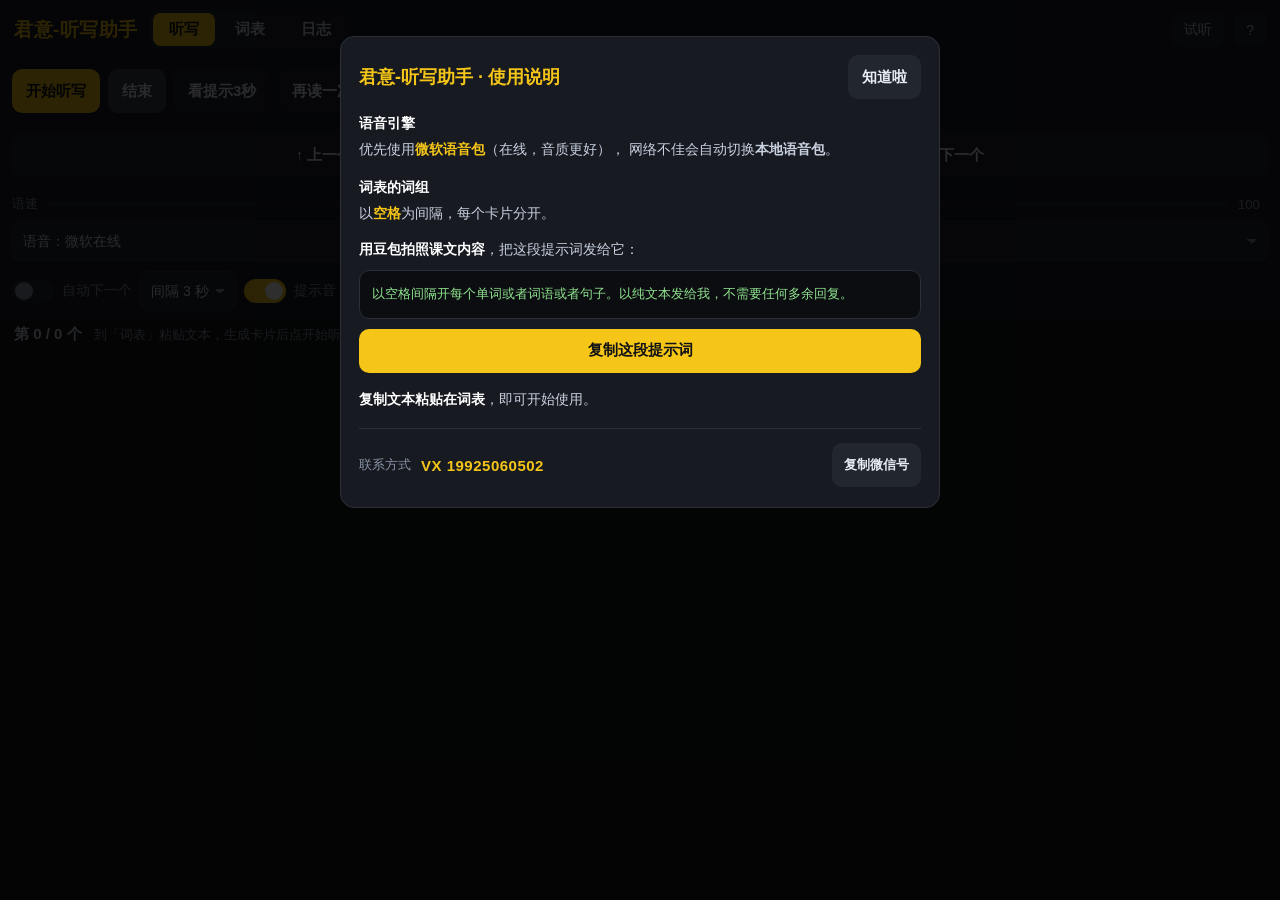
<file: 听写助手.html>
<!DOCTYPE html>
<html lang="zh-CN">
<head>
<meta charset="utf-8">
<meta name="viewport" content="width=device-width,initial-scale=1,viewport-fit=cover,user-scalable=no">
<meta name="theme-color" content="#14161b">
<meta name="apple-mobile-web-app-title" content="君意-听写助手">
<meta name="apple-mobile-web-app-capable" content="yes">
<meta name="mobile-web-app-capable" content="yes">
<meta name="apple-mobile-web-app-status-bar-style" content="black-translucent">
<title>君意-听写助手</title>
<style>
*{box-sizing:border-box;-webkit-tap-highlight-color:transparent}
:root{
  --bg:#14161b;--panel:#1b1e25;--panel2:#22262f;--card:#262b36;
  --text:#e8ecf4;--muted:#8a93a6;--dim:#5c6474;
  --yellow:#f5c518;--yellow2:#d9ad10;--blue:#4ea1ff;
  --cover:#3b4150;--coveredot:#7b8395;--reveal:#f4f6fa;--revealtext:#16181d;
  --border:#2c3240;
}
html,body{margin:0;padding:0;height:100%;overflow-x:hidden;max-width:100vw;
  overscroll-behavior:none;overscroll-behavior-y:none}
body{
  background:var(--bg);color:var(--text);
  font-family:-apple-system,BlinkMacSystemFont,"PingFang SC","Microsoft YaHei","Helvetica Neue",Arial,sans-serif;
  font-size:16px;overflow:hidden;
  padding:env(safe-area-inset-top) env(safe-area-inset-right) env(safe-area-inset-bottom) env(safe-area-inset-left);
}
#app{display:flex;flex-direction:column;height:100vh;height:100dvh}
header{display:flex;align-items:center;gap:10px;padding:10px 14px;background:var(--panel);flex:none;flex-wrap:wrap}
.logo{color:var(--yellow);font-weight:700;font-size:19px;letter-spacing:.5px;margin-right:2px;cursor:pointer;user-select:none}
.logo:active{opacity:.65}
.tabs{display:flex;gap:4px;background:var(--panel2);padding:3px;border-radius:10px}
.tab{padding:7px 16px;border-radius:8px;font-size:15px;color:#c9d1e0;border:none;background:transparent;font-family:inherit;cursor:pointer;font-weight:600}
.tab.on{background:var(--yellow);color:#101216}
.spacer{flex:1}
.iconbtn{background:var(--panel2);color:#c9d1e0;border:none;border-radius:8px;padding:8px 12px;font-size:14px;font-family:inherit;cursor:pointer}
main{flex:1;overflow:hidden;position:relative;overscroll-behavior:none}
.view{position:absolute;inset:0;display:none;flex-direction:column;overflow:hidden}
.view.on{display:flex}

/* toolbar */
.bar{display:flex;gap:8px;padding:10px 12px;background:var(--panel);flex:none;flex-wrap:wrap;align-items:center;overflow-x:hidden}
.btn{border:none;border-radius:10px;padding:10px 14px;font-size:15px;font-family:inherit;font-weight:600;cursor:pointer;color:var(--text);background:var(--panel2);min-height:44px;flex:0 0 auto;white-space:nowrap}
.btn:active{transform:scale(.97)}
.btn.primary{background:var(--yellow);color:#101216}
.btn.warn{background:#3a4150;color:var(--text)}
.btn:disabled{opacity:.4}
.row{display:flex;gap:10px;padding:8px 14px;align-items:center;flex-wrap:wrap;flex:none}
.info{padding:4px 14px;display:flex;gap:12px;align-items:center;font-size:14px;flex:none;flex-wrap:wrap}
#progress{font-weight:700;color:#c9d1e0;font-size:15px}
#status{color:var(--muted);font-size:13px;flex:1;min-width:0;overflow:hidden;text-overflow:ellipsis;white-space:nowrap}

/* cards */
#cardwrap{flex:1;overflow-y:auto;overflow-x:hidden;padding:12px;-webkit-overflow-scrolling:touch;
  overscroll-behavior:none;overscroll-behavior-y:contain}
#cards{display:flex;flex-wrap:wrap;gap:10px;align-content:flex-start}
.card{
  background:var(--card);border:2px solid var(--border);border-radius:12px;
  display:flex;align-items:center;justify-content:center;
  padding:14px 8px;min-height:56px;
  font-size:18px;line-height:1.25;text-align:center;
  position:relative;cursor:pointer;user-select:none;
  word-break:break-word;
  /* 统一尺寸: 每行4个, 不随字数变化 */
  flex:0 0 calc((100% - 30px) / 4);
  width:calc((100% - 30px) / 4);
  box-sizing:border-box;
  transition:background .12s,border-color .12s;
}
.card .num{position:absolute;top:3px;left:7px;font-size:11px;color:var(--dim);font-weight:400}
.card.covered{background:var(--cover);color:var(--coveredot);letter-spacing:2px;font-size:17px}
.card.long{font-size:15px}
.card.xlong{font-size:13px;line-height:1.2}
.card.revealed{background:var(--reveal);color:var(--revealtext)}
.card.cur{border-color:var(--yellow);border-width:3px;padding:13px 7px}
.card.picked{border-color:var(--blue);border-width:3px;padding:13px 7px}
.card.cur.covered,.card.cur.revealed{border-color:var(--yellow)}

/* input view */
#txt{flex:1;width:100%;background:var(--panel);color:var(--text);border:1px solid var(--border);
  border-radius:12px;padding:14px;font-size:16px;font-family:inherit;resize:none;line-height:1.6;
  margin:0 12px;width:calc(100% - 24px)}
.opts{display:flex;gap:16px;padding:10px 14px;flex-wrap:wrap;align-items:center;flex:none}
.opt{display:flex;align-items:center;gap:6px;font-size:14px;color:#c9d1e0;cursor:pointer;user-select:none}
.opt input{width:18px;height:18px;accent-color:var(--yellow)}
#countlbl{color:var(--muted);font-size:13px}

/* range */
input[type=range]{-webkit-appearance:none;height:26px;background:transparent;flex:1;min-width:70px;max-width:160px}
input[type=range]::-webkit-slider-runnable-track{height:5px;background:var(--panel2);border-radius:3px}
input[type=range]::-webkit-slider-thumb{-webkit-appearance:none;width:22px;height:22px;border-radius:50%;background:var(--yellow);margin-top:-9px}
input[type=range]::-moz-range-track{height:5px;background:var(--panel2);border-radius:3px}
input[type=range]::-moz-range-thumb{width:22px;height:22px;border:none;border-radius:50%;background:var(--yellow)}

/* switch */
.bar2 .btn.nav{flex:1 1 0;min-width:0}
.bar3{padding-top:2px;padding-bottom:2px}
.bar3 input[type=range]{flex:1 1 auto;min-width:60px;max-width:none}
.bar4{padding-top:0}
.bar4 .sw{flex:0 0 auto}
.bar .spacer{flex:1}
.bar5{flex-wrap:wrap;gap:10px;padding-top:0}
.bar5 .sel{flex:1 1 40%;min-width:0}
.sel{background:var(--panel2);color:#e8ecf4;border:1px solid var(--border);border-radius:8px;
  padding:8px 10px;font-size:14px;font-family:inherit;min-height:40px;cursor:pointer;
  -webkit-appearance:none;appearance:none;padding-right:26px;
  background-image:linear-gradient(45deg,transparent 50%,#8a93a6 50%),linear-gradient(135deg,#8a93a6 50%,transparent 50%);
  background-position:calc(100% - 15px) 17px,calc(100% - 10px) 17px;
  background-size:5px 5px,5px 5px;background-repeat:no-repeat;flex:0 0 auto}
.sw{display:inline-flex;align-items:center;gap:8px;font-size:14px;color:var(--muted);cursor:pointer;user-select:none}
.sw input{display:none}
.sw i{width:42px;height:24px;background:var(--panel2);border-radius:12px;position:relative;transition:.2s;flex:none}
.sw i:after{content:"";position:absolute;width:18px;height:18px;background:#8a93a6;border-radius:50%;top:3px;left:3px;transition:.2s}
.sw input:checked + i{background:var(--yellow)}
.sw input:checked + i:after{left:21px;background:#fff}

/* log */
.stats{background:var(--panel);margin:10px 12px 0;padding:12px 14px;border-radius:12px;font-size:14px;color:#c9d1e0;flex:none}
.logbody{flex:1;display:flex;gap:10px;padding:10px 12px;overflow:hidden}
.loglist{width:42%;max-width:340px;background:var(--panel);border-radius:12px;overflow-y:auto;padding:6px;flex:none;
  overscroll-behavior:none;overscroll-behavior-y:contain}
.logdetail{flex:1;background:var(--panel);border-radius:12px;padding:14px;overflow-y:auto;font-size:14px;line-height:1.7;white-space:pre-wrap;word-break:break-word;color:var(--text);
  overscroll-behavior:none;overscroll-behavior-y:contain}
.daygrp{color:var(--yellow);font-size:13px;font-weight:700;padding:10px 8px 4px}
.logitem{padding:10px 8px;border-radius:8px;font-size:14px;color:#c9d1e0;cursor:pointer;display:block;width:100%;text-align:left;background:transparent;border:none;font-family:inherit}
.logitem:active{background:var(--panel2)}
.logitem.sel{background:#3b82f6;color:#fff;box-shadow:0 0 0 1px #60a5fa inset}
.logitem.sel .logtime{color:#dbeafe}
.hintrow{display:flex;gap:8px;padding:0 12px 10px;flex:none;flex-wrap:wrap}
.empty{color:var(--dim);padding:24px;text-align:center;font-size:14px}

/* toast */
#toast{position:fixed;left:50%;bottom:calc(28px + env(safe-area-inset-bottom));transform:translateX(-50%) translateY(20px);
  background:#2c3240;color:#fff;padding:12px 20px;border-radius:10px;font-size:14px;opacity:0;pointer-events:none;
  transition:.22s;z-index:99;max-width:86vw;text-align:center}
#toast.on{opacity:1;transform:translateX(-50%) translateY(0)}

@media (max-width:480px){
  .logo{font-size:17px}
  .tab{padding:7px 12px;font-size:14px}
  .btn{padding:10px 13px;font-size:14px}
  .card{font-size:18px;padding:14px 15px}
  .btn{padding:9px 11px;font-size:14px}
  .logbody{flex-direction:column}
  .loglist{width:100%;max-width:none;max-height:38%}
}
</style>
</head>
<body>
<div id="app">
  <header>
    <span class="logo" id="logoBtn" title="点这里看使用说明">君意-听写助手</span>
    <div class="tabs">
      <button class="tab on" data-v="dict">听写</button>
      <button class="tab" data-v="input">词表</button>
      <button class="tab" data-v="log">日志</button>
    </div>
    <span class="spacer"></span>
    <button class="iconbtn" id="btnTry">试听</button>
    <button class="iconbtn" id="btnDiag" title="语音诊断">?</button>
  </header>

  <main>
    <!-- 听写 -->
    <section class="view on" id="v-dict">
      <div class="bar bar1">
        <button class="btn primary" id="btnStart">开始听写</button>
        <button class="btn warn" id="btnStop">结束</button>
        <button class="btn" id="btnHint">看提示3秒</button>
        <button class="btn" id="btnAgain">再读一次</button>
      </div>
      <div class="bar bar2">
        <button class="btn nav" id="btnPrev">↑ 上一个</button>
        <button class="btn nav" id="btnNext">↓ 下一个</button>
      </div>
      <div class="bar bar3">
        <span style="font-size:13px;color:var(--muted);flex:none">语速</span>
        <input type="range" id="rate" min="60" max="170" step="5" value="100">
        <span id="rateVal" style="font-size:13px;color:var(--muted);min-width:30px;flex:none">100</span>
      </div>
      <div class="bar bar4 bar5">
        <select id="ttsEngine" class="sel" title="语音来源">
          <option value="online">语音：微软在线</option>
          <option value="local">语音：本地(浏览器)</option>
        </select>
        <select id="onlineVoice" class="sel" title="在线音色">
          <option value="yunxi">云希(中文男声)</option>
          <option value="andrew">Andrew(英文男声)</option>
          <option value="auto">自动按语言选</option>
        </select>
      </div>
      <div class="bar bar4">
        <label class="sw"><input type="checkbox" id="autoNext"><i></i>自动下一个</label>
        <select id="autoDelay" class="sel">
          <option value="1">间隔 1 秒</option>
          <option value="3" selected>间隔 3 秒</option>
          <option value="6">间隔 6 秒</option>
          <option value="9">间隔 9 秒</option>
        </select>
        <label class="sw"><input type="checkbox" id="hintSound" checked><i></i>提示音</label>
      </div>
      <div class="info">
        <span id="progress">第 0 / 0 个</span>
        <span id="status">到「词表」粘贴文本，生成卡片后点开始听写</span>
      </div>
      <div id="cardwrap"><div id="cards"></div></div>
    </section>

    <!-- 词表 -->
    <section class="view" id="v-input">
      <div class="row"><span style="font-size:14px;color:#c9d1e0">粘贴文本，默认按空格/换行切词；中文词之间也要留空格</span></div>
      <textarea id="txt" placeholder="例如：苹果 香蕉 老师 班干部 计算机 homework beautiful"></textarea>
      <div class="opts">
        <label class="opt"><input type="checkbox" id="optDedupe">去重</label>
        <label class="opt"><input type="checkbox" id="optPunct">按标点也切分</label>
        <label class="opt"><input type="checkbox" id="optShuffle">随机顺序</label>
        <span id="countlbl"></span>
      </div>
      <div class="row" style="justify-content:flex-end;padding-bottom:14px">
        <button class="btn" id="btnPaste">粘贴剪贴板</button>
        <button class="btn" id="btnClear">清空</button>
        <button class="btn primary" id="btnGen">生成卡片</button>
      </div>
    </section>

    <!-- 日志 -->
    <section class="view" id="v-log">
      <div class="stats" id="stats">累计 0 次听写</div>
      <div class="hintrow">
        <button class="btn primary" id="btnImportList">导入到词表</button>
        <input type="file" id="fileIn" accept=".txt,.csv,.json,text/plain" style="display:none">
        <button class="btn" id="btnDel" style="margin-left:auto">删除这条</button>
      </div>
      <div class="logbody">
        <div class="loglist" id="loglist"></div>
        <div class="logdetail" id="logdetail">选一条记录查看</div>
      </div>
    </section>
  </main>
</div>
<div id="guide" style="display:none;position:fixed;inset:0;background:rgba(0,0,0,.82);z-index:210;padding:16px;overflow:auto;-webkit-overflow-scrolling:touch">
  <div style="max-width:600px;margin:20px auto;background:#171a21;border:1px solid #2a2f3a;border-radius:14px;padding:18px 18px 20px">
    <div style="display:flex;align-items:center;margin-bottom:12px">
      <b style="color:#f5c518;font-size:18px">君意-听写助手 · 使用说明</b>
      <span style="flex:1"></span>
      <button class="btn" id="btnGuideClose" style="padding:7px 14px">知道啦</button>
    </div>

    <div style="font-size:14px;line-height:1.85;color:#c9d1e0">
      <p style="margin:0 0 12px"><b style="color:#fff">语音引擎</b><br>
      优先使用<b style="color:#f5c518">微软语音包</b>（在线，音质更好），
      网络不佳会自动切换<b>本地语音包</b>。</p>

      <p style="margin:0 0 10px"><b style="color:#fff">词表的词组</b><br>
      以<b style="color:#f5c518">空格</b>为间隔，每个卡片分开。</p>

      <p style="margin:0 0 8px"><b style="color:#fff">用豆包拍照课文内容</b>，把这段提示词发给它：</p>
      <div id="promptBox" style="background:#0b0d10;border:1px solid #2a2f3a;border-radius:10px;padding:12px;font-size:13px;line-height:1.7;color:#8fe38f;white-space:pre-wrap;word-break:break-all;margin-bottom:10px">以空格间隔开每个单词或者词语或者句子。以纯文本发给我，不需要任何多余回复。</div>
      <button class="btn primary" id="btnCopyPrompt" style="width:100%;margin-bottom:14px">复制这段提示词</button>

      <p style="margin:0 0 16px"><b style="color:#fff">复制文本粘贴在词表</b>，即可开始使用。</p>

      <div style="border-top:1px solid #2a2f3a;padding-top:14px;display:flex;align-items:center;gap:10px;flex-wrap:wrap">
        <span style="color:#8a93a6;font-size:13px">联系方式</span>
        <b style="color:#f5c518;font-size:15px;letter-spacing:.5px">VX 19925060502</b>
        <button class="btn" id="btnCopyWechat" style="padding:6px 12px;font-size:13px;margin-left:auto">复制微信号</button>
      </div>
    </div>
  </div>
</div>
<div id="diag" style="display:none;position:fixed;inset:0;background:rgba(0,0,0,.92);z-index:200;padding:16px;overflow:auto;-webkit-overflow-scrolling:touch">
  <div style="max-width:640px;margin:0 auto">
    <div style="display:flex;align-items:center;gap:10px;margin-bottom:12px">
      <b style="color:#f5c518;font-size:17px">语音诊断</b>
      <span style="flex:1"></span>
      <button class="btn" id="btnDiagTest" style="padding:8px 14px">测试发声</button>
      <button class="btn" id="btnDiagClose" style="padding:8px 14px">关闭</button>
    </div>
    <pre id="diagOut" style="background:#0b0d10;color:#8fe38f;font-size:12px;line-height:1.7;padding:12px;border-radius:10px;white-space:pre-wrap;word-break:break-all;margin:0"></pre>
  </div>
</div>
<div id="toast"></div>

<script>
"use strict";
var KEY_LOG = "dict_sessions_v1";
var KEY_SET = "dict_settings_v1";

var S = {
  rate: 100, autoNext: false, hintSound: true, autoDelay: 3,
  dedupe: false, punct: false, shuffle: false, lastText: "",
  tts: "online", voice: "yunxi"
};

var cards = [];       // {text, covered, cur, picked, revealedUntil}
var words = [];
var running = false;
var current = -1;
var startIndex = 0;
var picked = false;
var visited = {};
var hintCount = 0;
var hintWords = [];
var sessionId = null;
var recordStart = null;
var revealTimer = null;
var autoTimer = null;

/* ---------- 存储 ---------- */
function loadSet(){
  try{
    var raw = localStorage.getItem(KEY_SET);
    if(raw){ var o = JSON.parse(raw); for(var k in S){ if(o[k]!==undefined) S[k]=o[k]; } }
  }catch(e){}
}
function saveSet(){
  try{ localStorage.setItem(KEY_SET, JSON.stringify(S)); }catch(e){}
}
function loadLogs(){
  try{
    var raw = localStorage.getItem(KEY_LOG);
    if(raw){ var a = JSON.parse(raw); if(Array.isArray(a)) return a; }
  }catch(e){}
  return [];
}
function saveLogs(arr){
  try{ localStorage.setItem(KEY_LOG, JSON.stringify(arr)); }catch(e){ toast("保存失败：存储空间不足"); }
}

/* ---------- 工具 ---------- */
function $(id){ return document.getElementById(id); }
function toast(msg){
  var t = $("toast"); t.textContent = msg; t.classList.add("on");
  clearTimeout(t._h); t._h = setTimeout(function(){ t.classList.remove("on"); }, 1800);
}
function hasCJK(s){ return /[\u3400-\u9fff\uf900-\ufaff]/.test(s); }
function fmtDate(d){
  var p=function(n){return (n<10?"0":"")+n;};
  return d.getFullYear()+"-"+p(d.getMonth()+1)+"-"+p(d.getDate());
}
function fmtTime(d){
  var p=function(n){return (n<10?"0":"")+n;};
  return p(d.getHours())+":"+p(d.getMinutes())+":"+p(d.getSeconds());
}

/* ---------- 语音 ---------- */
var voices = [];
var zhVoice = null, enVoice = null;
var speaking = false;
var curUtter = null;          // 必须保留引用, 否则安卓 Chrome 会回收导致静音
var speechBroken = false;     // 检测到彻底不可用
var isAndroid = /android/i.test(navigator.userAgent || "");
var spDiag = { tries:0, started:0, errors:[], lastError:"", voiceCount:0 };

function refreshVoices(){
  if(!window.speechSynthesis) return;
  try{ voices = window.speechSynthesis.getVoices() || []; }catch(e){ voices = []; }
  spDiag.voiceCount = voices.length;
  // 优先本地引擎: 手机上云端语音发不出声
  function pick(pref){
    var best = null;
    for(var i=0;i<voices.length;i++){
      var v = voices[i], lg = (v.lang||"").toLowerCase();
      if(!pref(lg)) continue;
      if(v.localService !== false){ return v; }   // 本地优先, 直接返回
      if(!best) best = v;                          // 退而求其次用云端
    }
    return best;
  }
  zhVoice = pick(function(lg){ return lg.indexOf("zh")===0 || lg.indexOf("cmn")===0; });
  enVoice = pick(function(lg){ return lg.indexOf("en")===0; });
}
function hasSpeech(){
  return !!(window.speechSynthesis && typeof SpeechSynthesisUtterance === "function");
}
if(hasSpeech()){
  refreshVoices();
  try{ window.speechSynthesis.onvoiceschanged = refreshVoices; }catch(e){}
  setTimeout(refreshVoices, 300);
  setTimeout(refreshVoices, 1000);
  setTimeout(refreshVoices, 2500);
}

/* 在线语音备选: 中文用云希(男声), 英文用 Andrew(男声) */
var ONLINE_ZH = "zh-CN-YunxiNeural";
var ONLINE_EN = "en-US-AndrewMultilingualNeural";
function voiceFor(text){
  if(S.voice === "yunxi") return ONLINE_ZH;
  if(S.voice === "andrew") return ONLINE_EN;
  if(S.voice === "auto") return hasCJK(text) ? ONLINE_ZH : ONLINE_EN;
  return hasCJK(text) ? ONLINE_ZH : ONLINE_EN;
}
function onlineVoiceLabel(){
  if(S.voice === "andrew") return "英文男声(Andrew)";
  if(S.voice === "auto") return "自动(中文云希/英文Andrew)";
  return "中文男声(云希)";
}

/* 统一朗读入口: 本地语音 / 微软在线语音 */
function speakText(text, onEnd){
  if(!useOnline()) return doSpeak(text, onEnd);
  return onTtsSpeak(text, onEnd, function(err){
    // 微软在线是首选; 断网/失败就自动顶上本地语音, 别让孩子对着无声干等
    if(hasSpeech()){
      var ok = doSpeak(text, onEnd);
      if(ok){ setStatus("微软语音失败（" + err + "），已自动切本地语音"); return; }
    }
    setStatus("微软语音失败（" + err + "），本地语音也不可用，点 ? 看诊断");
    if(onEnd) onEnd();
  });
}
function useOnline(){
  // 默认(以及缺省值)一律用微软在线; 只有用户明确选本地才走浏览器
  return S.tts !== "local" && hasOnlineTTS();
}
function localVoiceReady(){
  if(!hasSpeech()) return false;
  return !!(zhVoice || enVoice);
}

function pickVoice(text){
  var want = hasCJK(text) ? zhVoice : enVoice;
  if(want) return want;
  return zhVoice || enVoice || null;
}

/* 核心朗读: 带看门狗重试, 解决安卓"静默不发声" */
function doSpeak(text, onEnd){
  if(!text){ if(onEnd) onEnd(); return false; }
  if(!hasSpeech()){
    speechBroken = true;
    if(onEnd) onEnd();
    return false;
  }
  spDiag.tries++;
  try{ window.speechSynthesis.cancel(); }catch(e){}
  try{ if(window.speechSynthesis.paused) window.speechSynthesis.resume(); }catch(e){}

  var lang = hasCJK(text) ? "zh-CN" : "en-US";
  var v = pickVoice(text);

  function build(useVoice){
    var u;
    try{ u = new SpeechSynthesisUtterance(text); }
    catch(e){ return null; }
    // 安卓上指定 voice 对象有时会静默失败: 用看门狗切换 A(带voice)/B(仅lang)
    if(useVoice && v){
      try{ u.voice = v; }catch(e){}
      u.lang = v.lang || lang;
    } else {
      u.lang = lang;
    }
    u.rate = Math.max(0.5, Math.min(2, S.rate/100));
    u.pitch = 1;
    u.volume = 1;
    return u;
  }

  var done = false;
  var started = false;
  var finished = false;

  function finish(){
    if(finished) return;
    finished = true;
    speaking = false;
    if(onEnd) onEnd();
  }

  function attempt(useVoice, tag){
    var u = build(useVoice);
    if(!u){ finish(); return; }
    curUtter = u;            // 防回收
    started = false;
    done = false;

    u.onstart = function(){
      started = true;
      spDiag.started++;
      speaking = true;
    };
    u.onend = function(){
      done = true;
      finish();
    };
    u.onerror = function(ev){
      var msg = (ev && (ev.error || ev.type)) || "unknown";
      spDiag.errors.push(tag + ":" + msg);
      spDiag.lastError = msg;
      done = true;
      // interrupted/canceled 是正常打断, 不算失败
      if(msg === "interrupted" || msg === "canceled"){ finish(); return; }
      finish();
    };

    try{
      speaking = true;
      window.speechSynthesis.speak(u);
    }catch(e){
      spDiag.errors.push(tag + ":throw " + (e && e.message));
    }

    // 看门狗: 1.2 秒内没开始就换策略重试
    setTimeout(function(){
      if(finished) return;
      if(started || done){ return; }
      if(tag === "A"){
        // 换 lang-only 再来一次
        try{ window.speechSynthesis.cancel(); }catch(e){}
        try{ if(window.speechSynthesis.paused) window.speechSynthesis.resume(); }catch(e){}
        attempt(false, "B");
      } else if(tag === "B"){
        // 再等一轮, 某些机型起音慢
        setTimeout(function(){
          if(finished) return;
          if(started || done){ return; }
          spDiag.errors.push("C:no-start");
          speechBroken = true;
          finish();
        }, 1600);
      }
    }, 1200);
  }

  attempt(!isAndroid, "A");
  return true;
}

/* ---------- 微软在线语音 (Edge Read Aloud 免费接口) ----------
 * 走 wss://speech.platform.bing.com ... 需要 Sec-MS-GEC 签名,
 * 签名算法与 rany2/edge-tts 一致, 已在多组固定时间戳上逐字节比对通过。
 * 只做"点一下按钮才说话"的场景, 不需要 key 也不需要登录。 */
var TTS_TRUSTED = "6A5AA1D4EAFF4E9FB37E23D68491D6F4";
var TTS_VERSION = "2-143.0.3650.75";
var TTS_WSS = "wss://speech.platform.bing.com/consumer/speech/synthesize/readaloud/edge/v1";

var _M = 0xFFFFFFFF, _M64 = (1n << 64n) - 1n;
var _INIT = [0x6A09E667,0xBB67AE85,0x3C6EF372,0xA54FF53A,0x510E527F,0x9B05688C,0x1F83D9AB,0x5BE0CD19];
var _STATE = [0xFD9FBEA2,0x91243CE7,0xBE499094,0xCD2E1E0A,0x6C006F49,0x04BD35AB,0xFEB0A7E4,0x03EFFBD2];
var _SCHED = [0xEB24BF9E,0x1558691F,0xA0C09EE2,0x0CFA32BA,0xA622EE8C,0xD1DD9491,0xC0DD25A0,0xF9E70AB6,0xF0C31573,0x7058CE4E,0x7188E606,0x00E5AB33,0xD258B060,0x72766564];
var _RC = [0x428A2F98,0x71374491,0xB5C0FBCF,0xE9B5DBA5,0x3956C25B,0x59F111F1,0x923F82A4,0xAB1C5ED5,0xD807AA98,0x12835B01,0x243185BE,0x550C7DC3,0x72BE5D74,0x80DEB1FE,0x9BDC06A7,0xC19BF174,0xE49B69C1,0xEFBE4786,0x0FC19DC6,0x240CA1CC,0x2DE92C6F,0x4A7484AA,0x5CB0A9DC,0x76F988DA,0x983E5152,0xA831C66D,0xB00327C8,0xBF597FC7,0xC6E00BF3,0xD5A79147,0x06CA6351,0x14292967,0x27B70A85,0x2E1B2138,0x4D2C6DFC,0x53380D13,0x650A7354,0x766A0ABB,0x81C2C92E,0x92722C85,0xA2BFE8A1,0xA81A664B,0xC24B8B70,0xC76C51A3,0xD192E819,0xD6990624,0xF40E3585,0x106AA070,0x19A4C116,0x1E376C08,0x2748774C,0x34B0BCB5,0x391C0CB3,0x4ED8AA4A,0x5B9CCA4F,0x682E6FF3,0x748F82EE,0x78A5636F,0x84C87814,0x8CC70208,0x90BEFFFA,0xA4506CEB,0xBEF9A3F7,0xC67178F2];
var _ADJ = 0xC9DC06A7, _SIG0A = 0x059C0B80, _SIG1A = 0x000B92C0;
var _BLOCK_RC = _RC.slice(0,14).concat([_ADJ], _RC.slice(15));
var _COEF = [[0xE82E91B1,0xB32700D0],[0x44DE24C6,0x88DFF51D],[0x3BEB65BC,0x29514038],[0xC89C5933,0xB328CBDF],[0x8D1EC211,0xD405B4D5],[0x314EF5D5,0x26E55F3C],[0xE92491B1,0x607801C6],[0xF0A5B9D5,0x82B2C1FB],[0x06064CF3,0xFA51A3DA],[0xDA79FA60,0x207CC464],[0xBED20560,0x3C3C74F3],[0x89F9C9F8,0xD2D14B61],[0x35FA38C6,0xBB04A2C1],[0xCB49E3C6,0xC5626167]];
var _CF = 0x82893933n, _CA0 = 0xF2F90B1A, _CA1 = 0x0B1A0000;

function _r32(v, k){ return ((v >>> k) | (v << (32 - k))) >>> 0; }
function _r16(v){ return (((v << 16) | (v >>> 16)) >>> 0); }
function _s0(v){ return ((v >>> 7) ^ (v >>> 18) ^ (v >>> 3) ^ (v << 25) ^ (v << 14)) >>> 0; }
function _s1(v){ return ((v >>> 17) ^ (v >>> 19) ^ (v >>> 10) ^ (v << 15) ^ (v << 13)) >>> 0; }
function _bswap(v){ return (((v << 24) & 0xFF000000) | ((v << 8) & 0x00FF0000) | ((v >>> 8) & 0x0000FF00) | ((v >>> 24) & 0x000000FF)) >>> 0; }
function _u64(x){ return BigInt(x >>> 0); }

function _rounds(state, words, first){
  var a=state[0],b=state[1],c=state[2],d=state[3],e=state[4],f=state[5],g=state[6],h=state[7];
  var K = (first === 14) ? _BLOCK_RC : _RC;
  for(var i=first;i<64;i++){
    var t1 = (h + (_r32(e,6) ^ _r32(e,11) ^ _r32(e,25)) + (g ^ (e & (f ^ g))) + K[i] + words[i]) & _M;
    var t2 = ((_r32(a,2) ^ _r32(a,13) ^ _r32(a,22)) + ((a & b) | (c & (a | b)))) & _M;
    h=g; g=f; f=e; e=(d+t1)&_M; d=c; c=b; b=a; a=(t1+t2)&_M;
  }
  return [a,b,c,d,e,f,g,h];
}
function _expand(w, from){
  for(var i=from;i<64;i++){ w[i] = (_s1(w[i-2]) + w[i-7] + _s0(w[i-15]) + w[i-16]) & _M; }
  return w;
}
function _shaInit(data){
  var w = new Array(64); for(var q=0;q<64;q++) w[q]=0;
  w[14] = ((data[0] << 16) | (data[1] << 8) | data[2]) >>> 0;
  w[15] = ((data[3] << 24) | (data[4] << 16) | (data[5] << 8) | data[6]) >>> 0;
  for(var i=16;i<=29;i++){
    var v = _SCHED[i-16];
    if(i-2 >= 14){ v = (v + (_s1(w[i-2]) ^ (i === 16 ? _SIG1A : 0))) & _M; }
    if(i-7 >= 14){ v = (v + w[i-7]) & _M; }
    if(i-15 >= 14){ v = (v + (_s0(w[i-15]) ^ (i === 29 ? _SIG0A : 0))) & _M; }
    w[i] = v & _M;
  }
  w[30] = (_s1(w[28]) + w[23] + _s0(w[15]) + w[14] + _ADJ - _RC[14]) & _M;
  _expand(w, 31);
  var st = _rounds(_STATE, w, 14);
  for(var j=0;j<8;j++) st[j] = (st[j] + _INIT[j]) & _M;
  return st;
}
function _shaDigest(data){
  var L = 57 + data.length;
  var pad = [];
  for(var i=7;i<data.length;i++) pad.push(data[i]);
  pad.push(0x80);
  var n = (55 - L) % 64; if(n < 0) n += 64;
  for(var p=0;p<n;p++) pad.push(0);
  var bits = L * 8, hi = Math.floor(bits / 4294967296), lo = bits >>> 0;
  pad.push((hi>>>24)&255,(hi>>>16)&255,(hi>>>8)&255,hi&255);
  pad.push((lo>>>24)&255,(lo>>>16)&255,(lo>>>8)&255,lo&255);
  var st = _shaInit(data.slice(0,7));
  for(var off=0; off<pad.length; off+=64){
    var w = new Array(64); for(var z=0;z<64;z++) w[z]=0;
    for(var k2=0;k2<16;k2++){
      var q2 = off + k2*4;
      w[k2] = ((pad[q2] << 24) | (pad[q2+1] << 16) | (pad[q2+2] << 8) | pad[q2+3]) >>> 0;
    }
    _expand(w, 16);
    var r = _rounds(st, w, 0);
    for(var m=0;m<8;m++) st[m] = (st[m] + r[m]) & _M;
  }
  return st;
}
function _cs64(data, dg){
  var ka = (_bswap(dg[0]) | 1) >>> 0, kb = (_bswap(dg[1]) | 1) >>> 0;
  var fa = (_u64(ka) * _CF) & _M64, fb = (_u64(kb) * _CF) & _M64;
  var terms = [], offs = [], i, t, q;
  for(i=0;i<_COEF.length;i++){ terms.push((_u64(_COEF[i][0]) * ((i % 2) ? fb : fa)) & _M64); }
  for(i=0;i<_COEF.length;i++){ offs.push(_u64(_COEF[i][1])); }
  var buf = [0].concat(data);
  while(buf.length % 4) buf.push(0);
  var words = [];
  for(i=0;i<buf.length;i+=4){
    words.push(((buf[i]) | (buf[i+1] << 8) | (buf[i+2] << 16) | (buf[i+3] << 24)) >>> 0);
  }
  if(words.length % 2) words.push(0);
  for(i=0;i<words.length;i++){
    var wd = words[i];
    var term = (_u64(wd) * ((i % 2) ? _u64(kb) : _u64(ka))) & _M64;
    var off = (_u64(_r16(wd)) * ((i % 2) ? 0xC31713DBn : 0xEF0569FBn)) & _M64;
    if(i === 0){
      term = (term + ((_u64(_CA0) * fa) & _M64)) & _M64;
      off = (off + _u64(_CA1)) & _M64;
    }
    terms.push(term); offs.push(off);
  }
  var swapAcc = 0n, swapLast = 0n, st = 0n, acc = 0n;
  var KA = _u64(ka), KB = _u64(kb);
  function r16b(v){ return ((((v & 0xFFFFn) << 16n) | ((v >> 16n) & 0xFFFFn)) & _M64); }
  for(i=0;i<terms.length;i+=2){
    var x = terms[i], y = terms[i+1];
    t = r16b((offs[i] + x) & _M64);
    q = (t * 0x76F50F34n) & _M64;
    swapAcc = (swapAcc + ((r16b(q) * 0xC3EFEA97n + q) & _M64)) & _M64;
    t = r16b((offs[i+1] + y) & _M64);
    q = (t * 0x1881CE3Cn) & _M64;
    swapLast = (r16b(q) * 0x35BD1EC9n + q) & _M64;
    swapAcc = (swapAcc + swapLast) & _M64;
    st = (st * KA + x) & _M64;
    st = (r16b(st) * 0xCF98B111n) & _M64;
    st = (r16b(st) * 0x87085B9Fn) & _M64;
    st = (r16b(st) * 0x12CEB96Dn) & _M64;
    st = (r16b(st) * 0x257E1D83n) & _M64;
    acc = (acc + st) & _M64;
    t = (st * KB + y) & _M64;
    t = (r16b(t) * 0xA27416F5n) & _M64;
    t = (r16b(t) * 0xD38396FFn) & _M64;
    st = (r16b((r16b(t) * 0x7C932B89n) & _M64) * 0xBFA49F69n) & _M64;
    acc = (acc + st) & _M64;
  }
  var lo = function(v){ return Number(v & 0xFFFFFFFFn) >>> 0; };
  return [_bswap(lo(swapLast ^ st)), _bswap(lo(swapAcc ^ acc))];
}
function _hex8(v){ return ("00000000" + ((v >>> 0).toString(16))).slice(-8).toUpperCase(); }
function secMsGec(ts){
  var t = (ts === undefined) ? (Date.now() / 1000) : ts;
  t += 11644473600;
  t -= t % 300;
  t = t * 1e7;
  var str = t.toFixed(0) + TTS_TRUSTED;
  var bytes = [];
  for(var i=0;i<str.length;i++) bytes.push(str.charCodeAt(i) & 255);
  var dg = _shaDigest(bytes);
  var c = _cs64(bytes, dg);
  var h = "";
  for(var j=0;j<dg.length;j++) h += _hex8(dg[j]);
  return _hex8(c[0]) + _hex8(c[1]) + "-" + h;
}

var onlineAudio = new Audio();
onlineAudio.preload = "auto";
var onlineState = { wsSeq:0, cache:{}, cacheKeys:[], pcm:null, playing:false, lastErr:"" };

function hasOnlineTTS(){ return typeof WebSocket === "function" && typeof window.Audio === "function"; }

/* 文字 -> mp3 blob, 带会话级缓存
 * onFail 只为"彻底失败"调用, 调用方可以据此回退到本地语音 */
function onTtsSpeak(text, onEnd, onFail){
  if(!text){ if(onEnd) onEnd(); return false; }
  if(!hasOnlineTTS()){ if(onFail) onFail("不支持"); else if(onEnd) onEnd(); return false; }
  var key = S.voice + "|" + S.rate + "|" + text;
  if(onlineState.cache[key]){
    playOnlineBlob(onlineState.cache[key], onEnd);
    return true;
  }
  var seq = ++onlineState.wsSeq;
  var done = false;
  function finish(err){
    if(done) return;
    done = true;
    speaking = false;
    onlineState.playing = false;
    if(err){
      onlineState.lastErr = err;
      spDiag.errors.push("online:" + err);
      if(onFail) onFail(err);
      else if(onEnd) onEnd();
      return;
    }
    if(onEnd) onEnd();
  }
  try{ onlineAudio.pause(); }catch(e){}
  speaking = true;
  onlineState.playing = true;

  var voice = voiceFor(text);
  var gec = secMsGec();
  var cid = "";
  try{
    var ab = new Uint8Array(16);
    crypto.getRandomValues(ab);
    for(var i=0;i<ab.length;i++) cid += ("0"+ab[i].toString(16)).slice(-2);
  }catch(e){ cid = String(Date.now()) + Math.random().toString(16).slice(2); }

  var url = TTS_WSS + "?TrustedClientToken=" + TTS_TRUSTED
    + "&Sec-MS-GEC=" + encodeURIComponent(gec)
    + "&Sec-MS-GEC-Version=" + TTS_VERSION
    + "&ConnectionId=" + cid;

  var ws, chunks = [], headersDone = false;
  var timer = setTimeout(function(){
    try{ ws.close(); }catch(e){}
    finish("超时");
  }, 12000);

  try{ ws = new WebSocket(url); }
  catch(e){ clearTimeout(timer); finish("连接失败"); return false; }
  ws.binaryType = "arraybuffer";

  ws.onopen = function(){
    if(seq !== onlineState.wsSeq){ try{ ws.close(); }catch(e){} return; }
    var now = new Date().toString();
    var cfg = "X-Timestamp:" + now + "\r\nContent-Type:application/json; charset=utf-8\r\nPath:speech.config\r\n\r\n"
      + JSON.stringify({ context:{ synthesis:{ audio:{
          metadataoptions:{ sentenceBoundaryEnabled:false, wordBoundaryEnabled:false },
          outputFormat:"audio-24khz-48kbitrate-mono-mp3"
        } } } });
    try{ ws.send(cfg); }catch(e){}
    var ratePct = Math.round((S.rate - 100));
    var pct = (ratePct >= 0 ? "+" : "") + ratePct + "%";
    var ssml = '<speak version="1.0" xmlns="http://www.w3.org/2001/10/synthesis" xml:lang="' + (hasCJK(text) ? "zh-CN" : "en-US") + '">'
      + '<voice name="' + voice + '"><prosody rate="' + pct + '" pitch="+0Hz">'
      + escapeXml(text) + "</prosody></voice></speak>";
    var head = "X-RequestId:" + cid + "\r\nContent-Type:application/ssml+xml\r\nX-Timestamp:" + now + "Z\r\nPath:ssml\r\n\r\n";
    try{ ws.send(head + ssml); }catch(e){}
  };
  ws.onmessage = function(ev){
    if(typeof ev.data === "string"){
      if(ev.data.indexOf("Path:turn.end") >= 0){
        clearTimeout(timer);
        try{ ws.close(); }catch(e){}
        if(seq !== onlineState.wsSeq) return;
        if(!chunks.length){ finish("没有收到音频"); return; }
        var blob;
        try{ blob = new Blob(chunks, { type:"audio/mpeg" }); }
        catch(e){ finish("音频组装失败"); return; }
        if(blob.size < 600){ finish("音频太短"); return; }
        onlineState.cache[key] = blob;
        onlineState.cacheKeys.push(key);
        while(onlineState.cacheKeys.length > 400){
          delete onlineState.cache[onlineState.cacheKeys.shift()];
        }
        playOnlineBlob(blob, function(){
          finish(null);
        });
      }
      return;
    }
    // 二进制帧前 2 字节是头长度, 后面是 音频数据
    try{
      var buf = new Uint8Array(ev.data);
      var hlen = (buf[0] << 8) | buf[1];
      var from = 2 + hlen;
      if(buf.length > from){ chunks.push(buf.subarray(from)); }
    }catch(e){}
  };
  ws.onerror = function(){
    clearTimeout(timer);
    finish("网络错误");
  };
  ws.onclose = function(){
    if(done) return;
    clearTimeout(timer);
    if(!chunks.length) finish("连接被关闭");
  };
  return true;
}

/* ---------- 预取: 按 5 个一组往后缓存 --------
 * 听写时卡到哪张才去合成, 换卡会有 1~3 秒空档。
 * 这里在后台按"组"提前把后面 5 个词的音频合成好放进 cache,
 * 用的是一条独立的静默 WebSocket, 不碰 onlineAudio, 也不打断当前朗读。 */
var PREFETCH_GROUP = 5;          // 一组 5 个
var prefetchState = { running:false, queue:[], done:{}, failed:{}, ws:null, timer:null };

function pfKey(text){ return S.voice + "|" + S.rate + "|" + text; }

/* 把 idx 开始的 5 个词排进队列 (只排还没缓存的) */
function prefetchGroupFrom(idx){
  if(!useOnline() || !hasOnlineTTS()) return;
  var end = Math.min(cards.length, idx + PREFETCH_GROUP);
  for(var i = Math.max(0, idx); i < end; i++){
    var t = cards[i] && cards[i].text;
    if(!t) continue;
    var k = pfKey(t);
    if(onlineState.cache[k] || prefetchState.done[k]) continue;
    if(prefetchState.queue.indexOf(t) >= 0) continue;
    if(prefetchState.failed[k]) continue;
    prefetchState.queue.push(t);
  }
  if(!prefetchState.running) runPrefetch();
}

function runPrefetch(){
  if(prefetchState.running) return;
  var text = prefetchState.queue.shift();
  if(!text){ prefetchState.running = false; return; }
  prefetchState.running = true;
  var key = pfKey(text);
  if(onlineState.cache[key] || prefetchState.done[key]){
    prefetchState.running = false;
    setTimeout(runPrefetch, 0);
    return;
  }
  fetchOnlineAudio(text, function(blob, err){
    if(blob){
      onlineState.cache[key] = blob;
      onlineState.cacheKeys.push(key);
      while(onlineState.cacheKeys.length > 400){
        delete onlineState.cache[onlineState.cacheKeys.shift()];
      }
      prefetchState.done[key] = 1;
    } else {
      prefetchState.failed[key] = err || "err";   // 失败的这个词不再重试, 读到时再走正常流程
    }
    prefetchState.running = false;
    setTimeout(runPrefetch, 120);
  });
}

function clearPrefetch(){
  prefetchState.queue = [];
  prefetchState.failed = {};
  try{ if(prefetchState.ws){ prefetchState.ws.close(); } }catch(e){}
  prefetchState.ws = null;
  prefetchState.running = false;
}

/* 纯取音频, 不播放, 不占用 onlineAudio */
function fetchOnlineAudio(text, cb){
  var done = false;
  function fin(blob, err){
    if(done) return;
    done = true;
    try{ if(pfWs){ pfWs.close(); } }catch(e){}
    cb(blob, err);
  }
  var pfWs = null;
  var voice = voiceFor(text);
  var gec = secMsGec();
  var cid = mkId();
  var url = TTS_WSS + "?TrustedClientToken=" + TTS_TRUSTED
    + "&Sec-MS-GEC=" + encodeURIComponent(gec)
    + "&Sec-MS-GEC-Version=" + TTS_VERSION
    + "&ConnectionId=" + cid;
  var chunks = [];
  var timer = setTimeout(function(){ fin(null, "超时"); }, 12000);
  try{ pfWs = new WebSocket(url); }
  catch(e){ clearTimeout(timer); cb(null, "连接失败"); return; }
  prefetchState.ws = pfWs;
  pfWs.binaryType = "arraybuffer";
  pfWs.onopen = function(){
    var now = new Date().toString();
    var cfg = "X-Timestamp:" + now + "\r\nContent-Type:application/json; charset=utf-8\r\nPath:speech.config\r\n\r\n"
      + JSON.stringify({ context:{ synthesis:{ audio:{
          metadataoptions:{ sentenceBoundaryEnabled:false, wordBoundaryEnabled:false },
          outputFormat:"audio-24khz-48kbitrate-mono-mp3"
        } } } });
    try{ pfWs.send(cfg); }catch(e){}
    var pct = ((S.rate - 100) >= 0 ? "+" : "") + Math.round(S.rate - 100) + "%";
    var ssml = '<speak version="1.0" xmlns="http://www.w3.org/2001/10/synthesis" xml:lang="'
      + (hasCJK(text) ? "zh-CN" : "en-US") + '"><voice name="' + voice + '">'
      + '<prosody rate="' + pct + '" pitch="+0Hz">' + escapeXml(text) + "</prosody></voice></speak>";
    var head = "X-RequestId:" + cid + "\r\nContent-Type:application/ssml+xml\r\nX-Timestamp:" + now + "Z\r\nPath:ssml\r\n\r\n";
    try{ pfWs.send(head + ssml); }catch(e){}
  };
  pfWs.onmessage = function(ev){
    if(typeof ev.data === "string"){
      if(ev.data.indexOf("Path:turn.end") >= 0){
        clearTimeout(timer);
        if(!chunks.length){ fin(null, "无音频"); return; }
        var blob;
        try{ blob = new Blob(chunks, { type:"audio/mpeg" }); }
        catch(e){ fin(null, "组装失败"); return; }
        if(blob.size < 600){ fin(null, "音频太短"); return; }
        fin(blob, null);
      }
      return;
    }
    try{
      var buf = new Uint8Array(ev.data);
      var hlen = (buf[0] << 8) | buf[1];
      var from = 2 + hlen;
      if(buf.length > from){ chunks.push(buf.subarray(from)); }
    }catch(e){}
  };
  pfWs.onerror = function(){ clearTimeout(timer); fin(null, "网络错误"); };
  pfWs.onclose = function(){ if(!done){ clearTimeout(timer); fin(null, "连接关闭"); } };
}

function mkId(){
  var cid = "";
  try{
    var ab = new Uint8Array(16);
    crypto.getRandomValues(ab);
    for(var i=0;i<ab.length;i++) cid += ("0"+ab[i].toString(16)).slice(-2);
  }catch(e){ cid = String(Date.now()) + Math.random().toString(16).slice(2); }
  return cid;
}

function playOnlineBlob(blob, onEnd){
  var url;
  try{ url = URL.createObjectURL(blob); }catch(e){ if(onEnd) onEnd(); return; }
  onlineAudio.onended = function(){
    try{ URL.revokeObjectURL(url); }catch(e){}
    speaking = false;
    onlineState.playing = false;
    if(onEnd) onEnd();
  };
  onlineAudio.onerror = function(){
    try{ URL.revokeObjectURL(url); }catch(e){}
    speaking = false;
    onlineState.playing = false;
    onlineState.lastErr = "播放失败";
    if(onEnd) onEnd();
  };
  try{
    onlineAudio.src = url;
    onlineAudio.rate = 1;
    var p = onlineAudio.play();
    if(p && typeof p.catch === "function"){
      p.catch(function(){
        onlineState.lastErr = "浏览器拦了自动播放";
        speaking = false;
        onlineState.playing = false;
        if(onEnd) onEnd();
      });
    }
  }catch(e){
    speaking = false;
    if(onEnd) onEnd();
  }
}

function escapeXml(s){
  return String(s).replace(/&/g,"&amp;").replace(/</g,"&lt;").replace(/>/g,"&gt;").replace(/"/g,"&quot;");
}

/* 在线模式下没有"试听预热"这回事, 但保留手势里创建 audio 的动作 */
function unlockOnline(){
  if(!hasOnlineTTS()) return;
  try{
    if(!onlineAudio.src){
      onlineAudio.src = "[data-uri]";
    }
  }catch(e){}
}

/* 用户手势里预热一次, 解除安卓浏览器的自动播放限制 */
function unlockSpeech(){
  if(!hasSpeech()) return;
  try{
    var u = new SpeechSynthesisUtterance(" ");
    u.volume = 0;
    u.lang = "zh-CN";
    curUtter = u;
    window.speechSynthesis.speak(u);
  }catch(e){}
}

/* ---------- 提示音 (Web Audio) ---------- */
var actx = null;
function ensureAudio(){
  try{
    if(!actx){
      var AC = window.AudioContext || window.webkitAudioContext;
      if(AC) actx = new AC();
    }
    if(actx && actx.state === "suspended") actx.resume();
  }catch(e){}
}
function beep(freq, dur, when, vol){
  if(!actx) return;
  try{
    var t0 = actx.currentTime + (when||0);
    var v = (vol === undefined) ? 1.0 : vol;

    // 双振荡器叠加, 声音更厚更响
    var o1 = actx.createOscillator();
    var o2 = actx.createOscillator();
    o1.type = "square"; o1.frequency.value = freq;
    o2.type = "sine";   o2.frequency.value = freq * 2;

    var g = actx.createGain();
    // 起音 8ms 到满, 保持后衰减, 峰值 1.0
    g.gain.setValueAtTime(0.0001, t0);
    g.gain.linearRampToValueAtTime(v, t0 + 0.008);
    g.gain.setValueAtTime(v, t0 + Math.max(0.02, dur * 0.55));
    g.gain.exponentialRampToValueAtTime(0.0001, t0 + dur);

    // 限幅器: 阈值放到 -1dB, 只挡削波不压音量
    var comp = actx.createDynamicsCompressor();
    comp.threshold.value = -1;
    comp.knee.value = 1;
    comp.ratio.value = 20;
    comp.attack.value = 0.001;
    comp.release.value = 0.05;

    var gmix = actx.createGain(); gmix.gain.value = 0.63;
    o1.connect(g); o2.connect(g); g.connect(comp); comp.connect(gmix);
    gmix.connect(actx.destination);

    o1.start(t0); o2.start(t0);
    o1.stop(t0 + dur + 0.02); o2.stop(t0 + dur + 0.02);
  }catch(e){}
}
function playHint(){
  if(!S.hintSound) return;
  ensureAudio();
  if(!actx) return;
  // 三连提示音, 音量拉满
  beep(1046, 0.16, 0.00, 1.0);
  beep(1319, 0.18, 0.13, 1.0);
  beep(1568, 0.22, 0.28, 1.0);
}

/* ---------- 渲染卡片 ---------- */
function renderCards(){
  var box = $("cards");
  box.innerHTML = "";
  var frag = document.createDocumentFragment();
  for(var i=0;i<cards.length;i++){
    var c = cards[i];
    var d = document.createElement("div");
    d.className = "card";
    d.dataset.i = i;
    var n = document.createElement("span");
    n.className = "num"; n.textContent = (i+1);
    var t = document.createElement("span");
    t.className = "txt";
    d.appendChild(n); d.appendChild(t);
    frag.appendChild(d);
    c.el = d; c.txtEl = t;
    paintCard(c);
  }
  box.appendChild(frag);
}
function paintCard(c){
  if(!c.el) return;
  var d = c.el;
  d.classList.remove("covered","revealed","cur","picked");
  d.classList.remove("long","xlong");
  if(c.covered){
    d.classList.add("covered");
    c.txtEl.textContent = coverDots(c.text);
  }
  else {
    c.txtEl.textContent = c.text;
    var L = String(c.text).length;
    if(L >= 9) d.classList.add("xlong");
    else if(L >= 6) d.classList.add("long");
  }
  if(c.revealed) d.classList.add("revealed");
  if(i_is_cur(c)) d.classList.add("cur");
  if(c.picked) d.classList.add("picked");
}
function coverDots(text){
  var n = String(text || "").length;
  if(n <= 2) return "••";
  if(n === 3) return "•••";
  return "••••";
}
function i_is_cur(c){ return cards[current] === c; }

function updateProgress(){
  var n = cards.length;
  if(!n){ $("progress").textContent = "第 0 / 0 个"; return; }
  if(current >= 0){ $("progress").textContent = "第 " + (current+1) + " / " + n + " 个"; }
  else if(picked && startIndex >= 0){ $("progress").textContent = "从第 " + (startIndex+1) + " / " + n + " 个开始"; }
  else { $("progress").textContent = "第 0 / " + n + " 个"; }
}
function setStatus(s){ $("status").textContent = s; }

/* ---------- 解析词 ---------- */
function parseWords(text, punct, dedupe){
  var parts;
  if(punct){ parts = text.split(/[\s,，、;；。.!！?？:：\/|]+/); }
  else { parts = text.split(/\s+/); }
  var out = [];
  for(var i=0;i<parts.length;i++){
    var w = parts[i].trim();
    if(w) out.push(w);
  }
  if(dedupe){
    var seen = {}, u = [];
    for(var j=0;j<out.length;j++){ if(!seen[out[j]]){ seen[out[j]]=1; u.push(out[j]); } }
    out = u;
  }
  return out;
}

/* ---------- 建立卡片 ---------- */
function loadWords(list){
  stopDict(true, true);
  words = list.slice();
  cards = [];
  for(var i=0;i<words.length;i++){
    cards.push({ text: words[i], covered:false, revealed:false, picked:false, el:null, txtEl:null });
  }
  current = -1; visited = {}; startIndex = 0; picked = false;
  sessionId = null; recordStart = null; hintCount = 0; hintWords = [];
  renderCards();
  updateProgress();
  if(cards.length) recordNow("pending");
}

/* ---------- 记录 ---------- */
function recordNow(status){
  if(!cards.length) return;
  var now = new Date();
  if(!sessionId){
    sessionId = "s" + now.getTime() + Math.floor(Math.random()*1000);
  }
  if(!recordStart){ recordStart = now; }
  var vw = [];
  var keys = Object.keys(visited).map(Number).sort(function(a,b){return a-b;});
  for(var i=0;i<keys.length;i++){ if(cards[keys[i]]) vw.push(cards[keys[i]].text); }
  var all = [];
  for(var j=0;j<cards.length;j++) all.push(cards[j].text);

  var rec = {
    id: sessionId,
    date: fmtDate(recordStart),
    start: fmtDate(recordStart) + "T" + fmtTime(recordStart),
    end: fmtDate(now) + "T" + fmtTime(now),
    total: cards.length,
    visited: keys.length,
    words: vw,
    all_words: all,
    hints: hintCount,
    hint_words: hintWords.slice(),
    status: status
  };
  var logs = loadLogs();
  var out = [];
  for(var k=0;k<logs.length;k++){ if(logs[k].id !== rec.id) out.push(logs[k]); }
  out.push(rec);
  saveLogs(out);
  renderLogs();
}

/* ---------- 听写流程 ---------- */
function startDict(){
  if(!cards.length){
    if(words.length){ loadWords(words); }
    else {
      toast("还没有卡片，先到「词表」粘贴文本");
      switchView("input");
      return;
    }
  }
  ensureAudio();
  // 先记住用户选的位置, 否则 stopDict 会把它清掉
  var want = picked ? startIndex : 0;
  stopDict(true, true);
  picked = false; startIndex = 0;

  if(S.shuffle && cards.length > 1){
    var arr = [];
    for(var i=0;i<cards.length;i++) arr.push(cards[i].text);
    for(var j=arr.length-1;j>0;j--){
      var k = Math.floor(Math.random()*(j+1)); var tmp=arr[j]; arr[j]=arr[k]; arr[k]=tmp;
    }
    loadWords(arr);
  }

  for(var m=0;m<cards.length;m++){
    cards[m].covered = true;
    cards[m].revealed = false;
    cards[m].picked = false;
    paintCard(cards[m]);
  }
  running = true;
  visited = {};
  hintCount = 0; hintWords = [];
  current = -1;
  clearPrefetch();
  setStatus("听写进行中...");
  // 第一组先排上, 后面边说边补
  prefetchGroupFrom(want);
  goto(want);
  recordNow("running");
}

function stopDict(silent, keepRecord){
  if(window.speechSynthesis){ try{ window.speechSynthesis.cancel(); }catch(e){} }
  try{ onlineState.wsSeq++; onlineAudio.pause(); }catch(e){}
  clearPrefetch();
  speaking = false; onlineState.playing = false;
  if(autoTimer){ clearTimeout(autoTimer); autoTimer = null; }
  if(revealTimer){ clearTimeout(revealTimer); revealTimer = null; }
  var was = running;
  running = false;
  for(var i=0;i<cards.length;i++){
    cards[i].covered = false;
    cards[i].revealed = false;
    cards[i].picked = false;
    paintCard(cards[i]);
  }
  if(current >= 0){ current = -1; }
  picked = false; startIndex = 0;
  updateProgress();
  if(was && !silent && !keepRecord){ recordNow("done"); setStatus("听写已结束，记录已保存"); }
  return was;
}

function goto(idx){
  if(!cards.length) return;
  if(idx < 0) idx = 0;
  if(idx >= cards.length){
    setStatus("已经是最后一个，听写结束");
    stopDict(false);
    return;
  }
  var oldIdx = current;
  current = idx;
  if(oldIdx >= 0 && oldIdx !== idx && cards[oldIdx]){
    cards[oldIdx].covered = true;
    cards[oldIdx].revealed = false;
    paintCard(cards[oldIdx]);
  }
  visited[idx] = true;
  var c = cards[idx];
  c.covered = true;
  c.revealed = false;
  c.picked = false;
  paintCard(c);
  updateProgress();
  scrollToCard(c);
  speakCurrent();
  // 每走到 5 的整倍数, 把后面 5 个补进缓存
  if(useOnline() && (idx % PREFETCH_GROUP) === 0) prefetchGroupFrom(idx);
  recordNow("running");
}

function scrollToCard(c){
  if(!c.el) return;
  try{ c.el.scrollIntoView({block:"nearest",behavior:"smooth"}); }catch(e){}
}

function speakCurrent(){
  if(current < 0 || current >= cards.length) return;
  var text = cards[current].text;
  if(autoTimer){ clearTimeout(autoTimer); autoTimer = null; }
  var ok = speakText(text, function(){
    if(running && S.autoNext && current < cards.length-1){
      var wait = Math.max(1, Math.min(9, parseInt(S.autoDelay,10) || 3)) * 1000;
      setStatus("读完，等 " + (wait/1000) + " 秒后自动下一个…");
      autoTimer = setTimeout(function(){
        autoTimer = null;
        if(running && S.autoNext) nextCard();
      }, wait);
    }
  });
  if(!ok){
    setStatus("语音不可用，点右上角 ? 查看诊断");
  } else if(speechBroken){
    setStatus("语音没发出来，点右上角 ? 查看诊断并换 Chrome");
  }
}

function nextCard(){
  if(!cards.length) return;
  if(!running){ setStatus("先点开始听写"); return; }
  if(current >= cards.length-1){ stopDict(false); return; }
  goto(current+1);
}
function prevCard(){
  if(!cards.length) return;
  if(!running){ setStatus("先点开始听写"); return; }
  if(current <= 0){ setStatus("已经是第一个"); return; }
  goto(current-1);
}
function repeatCurrent(){
  if(current >= 0 && current < cards.length){
    speakCurrent();
    setStatus("再读一次（第 " + (current+1) + " 个）");
  } else if(cards.length){ setStatus("先点开始听写"); }
}

/* 看提示: 唯一允许在听写中打开卡片的入口 */
function revealCurrent(){
  if(!running){ setStatus("先点开始听写"); return; }
  if(current < 0 || current >= cards.length) return;
  ensureAudio();
  var c = cards[current];
  if(!c || !c.el) return;

  if(revealTimer){ clearTimeout(revealTimer); revealTimer = null; }

  c.covered = false;
  c.revealed = true;
  paintCard(c);
  playHint();

  hintCount++;
  hintWords.push(c.text);
  setStatus("看提示（本次第 " + hintCount + " 次），3 秒后自动遮挡");
  recordNow("running");

  revealTimer = setTimeout(function(){
    revealTimer = null;
    c.covered = true;
    c.revealed = false;
    paintCard(c);
    if(running) setStatus("听写进行中...");
  }, 3000);
}

function onCardTap(idx){
  var c = cards[idx];
  if(!c) return;
  if(running){
    // 听写中点击卡片只做切换, 绝不打开内容
    // (否则遮挡就失去意义, 只有"看提示"按钮可以打开)
    if(idx === current){ return; }
    ensureAudio();
    goto(idx);
    return;
  }
  // 未开始：选择起始卡
  for(var i=0;i<cards.length;i++){ cards[i].picked = false; paintCard(cards[i]); }
  c.picked = true;
  paintCard(c);
  startIndex = idx;
  picked = true;
  setStatus("已选择从第 " + (idx+1) + " 个开始，点开始听写");
  updateProgress();
}

/* ---------- 日志界面 ---------- */
var selSession = null;

function renderLogs(){
  var logs = loadLogs();
  var totalTimes = logs.length, totalWords = 0, todayWords = 0, totalHints = 0;
  var today = fmtDate(new Date());
  for(var i=0;i<logs.length;i++){
    var w = parseInt(logs[i].visited||0, 10);
    totalWords += w;
    totalHints += parseInt(logs[i].hints||0, 10);
    if(logs[i].date === today) todayWords += w;
  }
  $("stats").textContent = "累计 " + totalTimes + " 次听写 · " + totalWords + " 个词 · 今日 " +
    todayWords + " 个词" + (totalHints ? (" · 看提示 " + totalHints + " 次") : "");

  var box = $("loglist");
  box.innerHTML = "";
  if(!logs.length){
    box.innerHTML = '<div class="empty">还没有听写记录</div>';
    return;
  }
  var sorted = logs.slice().sort(function(a,b){
    return String(b.start||"").localeCompare(String(a.start||""));
  });
  var groups = {}, order = [];
  for(var j=0;j<sorted.length;j++){
    var d = sorted[j].date || "未知";
    if(!groups[d]){ groups[d] = []; order.push(d); }
    groups[d].push(sorted[j]);
  }
  for(var k=0;k<order.length;k++){
    var date = order[k], items = groups[date];
    var dw = 0, dh = 0;
    for(var m=0;m<items.length;m++){ dw += parseInt(items[m].visited||0,10); dh += parseInt(items[m].hints||0,10); }
    var hd = document.createElement("div");
    hd.className = "daygrp";
    hd.textContent = date + "　" + items.length + " 次 / " + dw + " 词" + (dh ? (" / 提示 " + dh) : "");
    box.appendChild(hd);
    for(var n=0;n<items.length;n++){
      var s = items[n];
      var b = document.createElement("button");
      b.className = "logitem" + (selSession && selSession.id === s.id ? " sel" : "");
      var tm = String(s.start||"").split("T")[1] || "";
      var label = tm + "　" + (s.visited||0) + "/" + (s.total||0) + " 词";
      if(s.hints) label += " · 看提示 " + s.hints;
      b.textContent = label;
      b.onclick = (function(ss){ return function(){ selSession = ss; renderLogs(); showDetail(ss); }; })(s);
      box.appendChild(b);
    }
  }
}

function showDetail(s){
  var lines = [];
  lines.push("日期：" + (s.date||""));
  lines.push("开始：" + String(s.start||"").replace("T"," "));
  lines.push("结束：" + String(s.end||"").replace("T"," "));
  lines.push("本次读了 " + (s.visited||0) + " / " + (s.total||0) + " 个");
  if(s.hints){
    lines.push("看提示 " + s.hints + " 次：" + (s.hint_words||[]).join("  "));
  }
  lines.push("");
  lines.push("本次听写过的词：");
  lines.push("  " + ((s.words||[]).join("  ") || "（无）"));
  lines.push("");
  lines.push("完整词表（点上面「导入到词表」可放回词表页）：");
  lines.push("  " + (s.all_words||[]).join("  "));
  $("logdetail").textContent = lines.join("\n");
}

/* ---------- 通用复制 ---------- */
function copyText(text, cb){
  function legacy(){
    var ta = document.createElement("textarea");
    ta.value = text;
    ta.style.cssText = "position:fixed;left:-9999px;top:0;opacity:0";
    document.body.appendChild(ta);
    ta.select();
    var ok = false;
    try{ ok = document.execCommand("copy"); }catch(e){}
    document.body.removeChild(ta);
    cb(ok);
  }
  if(navigator.clipboard && navigator.clipboard.writeText){
    navigator.clipboard.writeText(text).then(function(){ cb(true); }).catch(legacy);
  } else { legacy(); }
}

/* ---------- 使用说明 ---------- */
/* 每次打开/刷新页面都弹一次; 点页面左上角「君意-听写助手」也能随时打开 */
var GUIDE_PROMPT = "以空格间隔开每个单词或者词语或者句子。以纯文本发给我，不需要任何多余回复。";

function maybeShowGuide(){
  $("guide").style.display = "block";
}
function closeGuide(){
  $("guide").style.display = "none";
}
function openGuide(){
  $("guide").style.display = "block";
}

/* ---------- 从剪贴板粘贴 ---------- */
/* 优先用异步 Clipboard API (https 下才有权限); 老浏览器退回 execCommand 方案 */
function pasteFromClipboard(){
  function apply(text){
    text = String(text || "").replace(new RegExp(String.fromCharCode(13)+"?"+String.fromCharCode(10), "g"), String.fromCharCode(10)).trim();
    if(!text){ toast("剪贴板是空的"); return; }
    var box = $("txt");
    // 已有内容就接在后面, 不覆盖用户正在编辑的东西
    var cur = box.value;
    if(cur && cur.trim()){ box.value = cur.replace(new RegExp("\\s+$"), "") + " " + text; }
    else { box.value = text; }
    S.lastText = box.value;
    saveSet();
    updateCount();
    switchView("input");
    setStatus("已从剪贴板粘贴 " + countWords(text) + " 个词");
    toast("粘贴成功");
  }
  function fallback(){
    var box = $("txt");
    var prev = box.value;
    try{
      box.focus();
      var ok = document.execCommand("paste");
      if(!ok){ box.value = prev; throw new Error("execCommand refused"); }
      S.lastText = box.value; saveSet(); updateCount();
      toast("粘贴成功");
    }catch(e){
      box.value = prev;
      toast("浏览器不让直接读剪贴板，请长按输入框手动粘贴");
    }
  }
  if(navigator.clipboard && navigator.clipboard.readText){
    navigator.clipboard.readText().then(apply).catch(fallback);
  } else {
    fallback();
  }
}
function countWords(t){
  var a = String(t||"").split(new RegExp("\\s+")), n = 0;
  for(var i=0;i<a.length;i++){ if(a[i]) n++; }
  return n;
}

/* ---------- 导入词表 ---------- */
/* 支持 .txt / .csv / .json (含本程序导出的日志), 解析出词并生成卡片 */
function importWordList(file){
  var fr = new FileReader();
  fr.onload = function(){
    try{
      var list = extractWords(String(fr.result || ""));
      if(!list.length){ toast("文件里没读到词，请检查内容"); return; }
      $("txt").value = list.join(" ");
      S.lastText = $("txt").value;
      saveSet();
      updateCount();
      loadWords(list);
      switchView("dict");
      setStatus("已从文件导入 " + list.length + " 个词");
      toast("导入成功，共 " + list.length + " 个词");
    }catch(e){ toast("导入失败：" + e.message); }
  };
  fr.onerror = function(){ toast("读取文件失败"); };
  fr.readAsText(file, "utf-8");
}

function extractWords(raw){
  var t = String(raw || "").replace(/^\uFEFF/, "").trim();
  if(!t) return [];

  if(t.charAt(0) === "[" || t.charAt(0) === "{"){
    try{
      var o = JSON.parse(t);
      var out = [];
      if(Array.isArray(o)){
        for(var i=0;i<o.length;i++){
          var it = o[i];
          if(typeof it === "string"){ out.push(it); }
          else if(it && typeof it === "object"){
            if(Array.isArray(it.words) && it.words.length){ out = out.concat(it.words); }
            else if(Array.isArray(it.all_words)){ out = out.concat(it.all_words); }
          }
        }
      } else if(o && Array.isArray(o.all_words)){
        out = o.all_words.slice();
      }
      if(out.length){
        var clean = [];
        for(var k=0;k<out.length;k++){
          var w = String(out[k]).trim();
          if(w) clean.push(w);
        }
        if(clean.length) return clean;
      }
    }catch(e){}
  }

  var lines = t.split(/\r?\n/);
  if(lines.length && lines[0].indexOf(",") >= 0) return parseCsv(lines);
  return parseWords(t, true, false);
}

function parseCsv(lines){
  var out = [];
  for(var i=0;i<lines.length;i++){
    var line = lines[i];
    if(!line || !line.trim()) continue;
    if(i === 0 && /日期|date/i.test(line)) continue;
    var cells = splitCsvLine(line);
    if(!cells.length) continue;
    // 词表固定是最后一列(本程序导出的CSV格式), 优先取它
    var best = "";
    var last = cells.length ? cells[cells.length-1].replace(/^"|"$/g, "").trim() : "";
    if(last && last.split(/\s+/).length > 1){
      best = last;
    } else {
      // 兼容其它CSV: 取含多个空格分隔词的那一列
      for(var c=0;c<cells.length;c++){
        var v = cells[c].replace(/^"|"$/g, "").trim();
        if(v.split(/\s+/).length > 1){ best = v; break; }
      }
      if(!best){
        // 再退回最长列
        for(var c2=0;c2<cells.length;c2++){
          var v2 = cells[c2].replace(/^"|"$/g, "").trim();
          if(v2.length > best.length) best = v2;
        }
      }
    }
    if(!best) continue;
    var parts = best.split(/\s+/);
    for(var d=0;d<parts.length;d++){
      var w = parts[d].trim();
      if(w) out.push(w);
    }
  }
  return out;
}

function splitCsvLine(line){
  var cells = [], cur = "", inQ = false;
  for(var i=0;i<line.length;i++){
    var ch = line.charAt(i);
    if(inQ){
      if(ch === '"'){
        if(line.charAt(i+1) === '"'){ cur += '"'; i++; }
        else { inQ = false; }
      } else { cur += ch; }
    } else {
      if(ch === '"'){ inQ = true; }
      else if(ch === ","){ cells.push(cur); cur = ""; }
      else { cur += ch; }
    }
  }
  cells.push(cur);
  return cells;
}

/* ---------- 视图切换 ---------- */
function switchView(name){
  var tabs = document.querySelectorAll(".tab");
  for(var i=0;i<tabs.length;i++){
    tabs[i].classList.toggle("on", tabs[i].dataset.v === name);
  }
  var vs = document.querySelectorAll(".view");
  for(var j=0;j<vs.length;j++){ vs[j].classList.remove("on"); }
  var el = $("v-" + name);
  if(el) el.classList.add("on");
  if(name === "log") renderLogs();
  if(name === "input") updateCount();
}

/* ---------- 文本变更 ---------- */
function updateCount(){
  var ws = parseWords($("txt").value, $("optPunct").checked, $("optDedupe").checked);
  $("countlbl").textContent = "解析到 " + ws.length + " 个词";
}

/* ---------- 事件绑定 ---------- */
function bind(){
  var tabs = document.querySelectorAll(".tab");
  for(var i=0;i<tabs.length;i++){
    tabs[i].onclick = (function(t){ return function(){ switchView(t.dataset.v); }; })(tabs[i]);
  }

  $("btnStart").onclick = function(){ ensureAudio(); startDict(); };
  $("btnStop").onclick = function(){ stopDict(false); };
  $("btnPrev").onclick = prevCard;
  $("btnNext").onclick = nextCard;
  $("btnAgain").onclick = repeatCurrent;
  $("btnHint").onclick = function(){ revealCurrent(); };
  $("btnDiag").onclick = function(){ showDiag(); };
  $("btnDiagClose").onclick = function(){ $("diag").style.display = "none"; };
  $("btnDiagTest").onclick = function(){
    ensureAudio();
    unlockSpeech();
    speakText("测试发声，一二三四五", function(){
      setTimeout(renderDiag, 400);
    });
    setTimeout(renderDiag, 1200);
  };

  $("btnTry").onclick = function(){
    ensureAudio();
    var t = (current >= 0 && cards[current]) ? cards[current].text : "苹果 计算机 homework";
    setStatus(running ? "试听当前词" : ("试听：" + t));
    speakText(t);
  };

  $("rate").oninput = function(){
    var oldRate = S.rate;
    S.rate = parseInt(this.value, 10) || 100;
    $("rateVal").textContent = S.rate;
    saveSet();
    // 语速变了缓存的音频就对不上了
    if(S.rate !== oldRate){ clearPrefetch(); }
  };
  $("autoNext").onchange = function(){ S.autoNext = this.checked; saveSet(); };
  $("autoDelay").onchange = function(){
    S.autoDelay = parseInt(this.value, 10) || 3;
    saveSet();
    if(S.autoNext) toast("间隔设为 " + S.autoDelay + " 秒");
  };
  $("hintSound").onchange = function(){
    S.hintSound = this.checked; saveSet();
    if(this.checked) playHint();
  };
  $("ttsEngine").onchange = function(){
    S.tts = this.value; saveSet();
    try{ onlineState.wsSeq++; onlineAudio.pause(); }catch(e){}
    if(window.speechSynthesis){ try{ window.speechSynthesis.cancel(); }catch(e){} }
    var msg = (S.tts === "online") ? "微软在线语音（云希），需要联网"
            : "本地语音：浏览器自带";
    toast(msg);
    speakText("语音已切换");
  };
  $("onlineVoice").onchange = function(){
    S.voice = this.value; saveSet();
    onlineState.cache = {}; onlineState.cacheKeys = [];
    clearPrefetch();
    toast("音色：" + onlineVoiceLabel());
    speakText(hasCJK("中文") ? "这是微软云希的声音" : "this is Andrew");
  };

  $("optDedupe").onchange = function(){ S.dedupe = this.checked; saveSet(); updateCount(); };
  $("optPunct").onchange = function(){ S.punct = this.checked; saveSet(); updateCount(); };
  $("optShuffle").onchange = function(){ S.shuffle = this.checked; saveSet(); };
  $("txt").oninput = function(){
    S.lastText = this.value;
    clearTimeout(window._sv);
    window._sv = setTimeout(saveSet, 500);
    updateCount();
  };
  $("btnPaste").onclick = function(){ pasteFromClipboard(); };
  $("btnGuideClose").onclick = function(){ closeGuide(); };
  $("logoBtn").onclick = function(){ openGuide(); };
  // 点遮罩空白处也能关掉说明书(点卡片内部不关)
  $("guide").onclick = function(ev){
    if(ev.target === this) closeGuide();
  };
  $("btnCopyWechat").onclick = function(){
    var btn = this;
    copyText("19925060502", function(ok){
      btn.textContent = ok ? "已复制 ✓" : "复制失败";
      setTimeout(function(){ btn.textContent = "复制微信号"; }, 1800);
    });
  };
  $("btnCopyPrompt").onclick = function(){
    var btn = this;
    copyText(GUIDE_PROMPT, function(ok){
      btn.textContent = ok ? "已复制 ✓" : "复制失败，长按上面文字手动复制";
      setTimeout(function(){ btn.textContent = "复制这段提示词"; }, 1800);
    });
  };
  $("btnClear").onclick = function(){ $("txt").value = ""; S.lastText = ""; saveSet(); updateCount(); };
  $("btnGen").onclick = function(){
    var ws = parseWords($("txt").value, $("optPunct").checked, $("optDedupe").checked);
    if(!ws.length){ toast("没有解析到词，请先粘贴文本"); return; }
    loadWords(ws);
    switchView("dict");
    setStatus("已生成 " + ws.length + " 张卡片，点开始听写");
  };

  $("btnImportList").onclick = function(){
    if(!selSession){ toast("先在下面选一条听写记录"); return; }
    var list = (selSession.all_words && selSession.all_words.length)
             ? selSession.all_words.slice()
             : (selSession.words || []).slice();
    if(!list.length){ toast("这条记录里没有词表"); return; }
    $("txt").value = list.join(" ");
    S.lastText = $("txt").value;
    saveSet();
    updateCount();
    switchView("input");
    toast("已导入 " + list.length + " 个词，点「生成卡片」开始");
  };
  $("fileIn").onchange = function(){
    if(this.files && this.files[0]) importWordList(this.files[0]);
    this.value = "";
  };
  $("btnDel").onclick = function(){
    if(!selSession){ toast("先选一条记录"); return; }
    if(!confirm("删除这条听写记录？")) return;
    var logs = loadLogs().filter(function(x){ return x.id !== selSession.id; });
    saveLogs(logs);
    selSession = null;
    $("logdetail").textContent = "选一条记录查看";
    renderLogs();
    toast("已删除");
  };

  // 卡片点击（事件委托）
  $("cards").addEventListener("click", function(e){
    var t = e.target;
    while(t && t !== this && !t.classList.contains("card")) t = t.parentNode;
    if(t && t !== this && t.classList.contains("card")){
      onCardTap(parseInt(t.dataset.i, 10));
    }
  });

  // 键盘（桌面调试用）
  document.addEventListener("keydown", function(e){
    if(e.target && (e.target.tagName === "TEXTAREA" || e.target.tagName === "INPUT")) return;
    if(!$("v-dict").classList.contains("on")) return;
    if(e.key === "ArrowDown"){ e.preventDefault(); nextCard(); }
    else if(e.key === "ArrowUp"){ e.preventDefault(); prevCard(); }
    else if(e.key === " "){ e.preventDefault(); repeatCurrent(); }
    else if(e.key === "Escape"){ stopDict(false); }
  });

  // 首次触摸解锁音频 + 预热语音(必须在用户手势内)
  document.addEventListener("touchstart", function(){ ensureAudio(); unlockSpeech(); }, {once:true});
  document.addEventListener("click", function(){ ensureAudio(); unlockSpeech(); }, {once:true});

  // 防止双击缩放
  document.addEventListener("dblclick", function(e){ e.preventDefault(); }, {passive:false});

  // 防止下拉刷新: 页面整体已滚到顶部还在往下拉时, 拦截默认行为
  // (安卓 Chrome / 微信 / 小米浏览器都会因此刷新页面, 导致卡片丢失)
  var __touchY = 0, __pulling = false;
  document.addEventListener("touchstart", function(e){
    if(!e.touches || !e.touches.length) return;
    __touchY = e.touches[0].clientY;
    __pulling = false;
  }, {passive:true});

  document.addEventListener("touchmove", function(e){
    if(!e.touches || !e.touches.length) return;
    var dy = e.touches[0].clientY - __touchY;
    if(dy <= 0){ __pulling = false; return; }   // 往上滑, 正常

    // 找到当前触点所在的滚动容器
    var el = e.target;
    var scroller = null;
    while(el && el !== document.body && el !== document.documentElement){
      var st = getComputedStyle(el);
      if((st.overflowY === "auto" || st.overflowY === "scroll") && el.scrollHeight > el.clientHeight){
        scroller = el; break;
      }
      el = el.parentNode;
    }
    if(scroller){
      // 容器还能往上滚就不要拦
      if(scroller.scrollTop > 0){ __pulling = false; return; }
    }
    // 已经在顶部还继续下拉 -> 拦截, 防止触发刷新
    if(window.pageYOffset <= 0 && scroller === null){
      if(e.cancelable) e.preventDefault();
      __pulling = true;
    } else if(scroller && scroller.scrollTop <= 0){
      if(e.cancelable) e.preventDefault();
    }
  }, {passive:false});
}

/* ---------- 语音诊断 ---------- */
function showDiag(){
  $("diag").style.display = "block";
  renderDiag();
}
function renderDiag(){
  var L = [];
  L.push("【环境】");
  L.push("UA: " + navigator.userAgent);
  L.push("安卓: " + (isAndroid ? "是" : "否") + "  (只有安卓手机才有参考价值)");
  L.push("");
  L.push("【语音接口】");
  L.push("speechSynthesis 对象: " + (window.speechSynthesis ? "有" : "【没有】"));
  L.push("SpeechSynthesisUtterance: " + (typeof SpeechSynthesisUtterance === "function" ? "有" : "【没有】"));
  L.push("AudioContext: " + (window.AudioContext || window.webkitAudioContext ? "有" : "没有"));
  L.push("");
  L.push("【语音清单】");
  var locals = [], clouds = [];
  for(var q=0;q<voices.length;q++){
    if(voices[q].localService === false) clouds.push(voices[q]);
    else locals.push(voices[q]);
  }
  L.push("总数量: " + voices.length + " 个  (本地 " + locals.length + " / 云端 " + clouds.length + ")");
  L.push("▶ 手机上只有【本地】语音能离线发声，云端要联网且常不可用");
  L.push("");
  L.push("本地语音:");
  if(!locals.length){
    L.push("  【一个都没有】—— 这就是没声音的原因");
  }
  for(var i=0;i<locals.length && i<15;i++){
    L.push("  " + (i+1) + ". " + locals[i].name + " | " + locals[i].lang);
  }
  if(locals.length > 15){ L.push("  ...还有 " + (locals.length-15) + " 个"); }
  L.push("中文语音: " + (zhVoice ? (zhVoice.name + " | " + (zhVoice.localService === false ? "云端" : "本地")) : "【无】"));
  L.push("英文语音: " + (enVoice ? (enVoice.name + " | " + (enVoice.localService === false ? "云端" : "本地")) : "【无】"));
  L.push("");
  L.push("【当前语音来源】");
  L.push("设置: " + (S.tts || "online") + " -> 实际: " + (useOnline() ? "微软在线" : "浏览器本地"));
  L.push("在线音色: " + onlineVoiceLabel() + "  (" + voiceFor("中") + ")");
  L.push("本地语音可用: " + (localVoiceReady() ? "是" : "否"));
  L.push("WebSocket / Audio: " + (hasOnlineTTS() ? "有" : "【没有】"));
  L.push("在线缓存: " + onlineState.cacheKeys.length + " 条");
  L.push("在线最后错误: " + (onlineState.lastErr || "无"));
  L.push("");
  L.push("【发声统计】");
  L.push("尝试次数: " + spDiag.tries);
  L.push("成功开始: " + spDiag.started);
  L.push("判定不可用: " + (speechBroken ? "是" : "否"));
  L.push("最后错误: " + (spDiag.lastError || "无"));
  if(spDiag.errors.length){
    L.push("错误记录:");
    for(var k=Math.max(0, spDiag.errors.length-8); k<spDiag.errors.length; k++){
      L.push("  - " + spDiag.errors[k]);
    }
  }
  L.push("");
  L.push("【结论建议】");
  if(useOnline()){
    L.push("正在使用微软在线语音。若没声音，检查手机是否联网、是否开了代理拦截。");
    L.push("点上面「测试发声」可以直接试。");
  } else if(!window.speechSynthesis){
    L.push("这个浏览器不支持网页语音，请换 Chrome 浏览器打开本文件。");
  } else if(!voices.length && spDiag.started === 0){
    L.push("浏览器报告 0 个语音，且从未成功发声。");
    L.push("解决办法：到 系统设置 → 无障碍/更多设置 → 文字转语音(TTS)，");
    L.push("确认已选择语音引擎并下载中文语音包；然后用 Chrome 打开。");
  } else if(locals.length === 0){
    L.push("【关键】浏览器列出 " + voices.length + " 个语音，但本地语音 0 个。");
    L.push("国产 ROM 常见：网页语音只暴露云端语音，而云端在网页里用不了。");
    L.push("解决办法：");
    L.push("1) 系统设置 → 更多设置/无障碍 → 文字转语音，选小爱/讯飞等引擎并下载中文离线语音");
    L.push("2) 改用 Chrome 浏览器打开本文件");
    L.push("3) 若仍不行，用手机自带「屏幕朗读/随选朗读」功能替代");
  } else if(spDiag.started === 0 && spDiag.tries > 0){
    L.push("浏览器能列出语音，但发声全部被拒。多半是自动播放限制。");
    L.push("解决办法：点一下「测试发声」按钮下面再试，或换 Chrome。");
  } else {
    L.push("看起来正常。若仍听不到，请检查手机媒体音量。");
  }
  $("diagOut").textContent = L.join("\n");
}

/* ---------- 启动 ---------- */
function boot(){
  loadSet();
  $("rate").value = S.rate;
  $("rateVal").textContent = S.rate;
  $("autoNext").checked = !!S.autoNext;
  S.autoDelay = parseInt(S.autoDelay, 10) || 3;
  $("autoDelay").value = String(S.autoDelay);
  $("hintSound").checked = !!S.hintSound;
  if(!S.tts || S.tts === "auto") S.tts = "online";   // 老版本存的是 auto
  S.voice = S.voice || "yunxi";
  $("ttsEngine").value = S.tts;
  $("onlineVoice").value = S.voice;
  $("optDedupe").checked = !!S.dedupe;
  $("optPunct").checked = !!S.punct;
  $("optShuffle").checked = !!S.shuffle;
  if(S.lastText){ $("txt").value = S.lastText; }
  bind();
  setTimeout(function(){
    if(S.tts === "local" && !hasSpeech()){
      toast("此浏览器不支持网页语音，请换 Chrome 打开（点右上角 ? 看诊断）");
    }
  }, 1500);
  renderLogs();
  updateCount();
  refreshVoices();
  maybeShowGuide();
}

window.addEventListener("load", boot);
window.addEventListener("pagehide", function(){ saveSet(); });
</script>
</body>
</html>
</file>
<file: assets/theme.css>
/* 君意 · 公共主题变量与基础组件 */
:root{
  --bg:#14161b;--panel:#1b1e25;--panel2:#22262f;--card:#262b36;
  --text:#e8ecf4;--muted:#8a93a6;--dim:#5c6474;
  --yellow:#f5c518;--yellow2:#d9ad10;--blue:#4ea1ff;--green:#4ade80;--red:#f87171;
  --border:#2c3240;--radius:14px;
}
*{box-sizing:border-box;-webkit-tap-highlight-color:transparent}
html,body{margin:0;padding:0}
body{
  background:var(--bg);color:var(--text);
  font-family:-apple-system,BlinkMacSystemFont,"PingFang SC","Microsoft YaHei","Helvetica Neue",Arial,sans-serif;
  font-size:16px;
  -webkit-font-smoothing:antialiased;
}
a{color:var(--blue);text-decoration:none}
button{font-family:inherit}
.btn{border:none;border-radius:10px;padding:10px 14px;font-size:15px;font-weight:600;cursor:pointer;
  color:var(--text);background:var(--panel2);min-height:40px;display:inline-flex;align-items:center;
  justify-content:center;gap:6px;transition:.15s}
.btn:hover{background:#2b3140}
.btn:active{transform:scale(.98)}
.btn:disabled{opacity:.4;cursor:default}
.btn.primary{background:var(--yellow);color:#101216}
.btn.primary:hover{background:#ffd63d}
.btn.ghost{background:transparent;border:1px solid var(--border);color:#c9d1e0}
.btn.ghost:hover{background:var(--panel2)}
.btn.danger{background:#3a2222;color:#ffb4b4}
.btn.sm{padding:6px 10px;min-height:32px;font-size:13px;border-radius:8px}
input,select,textarea{font-family:inherit}
.fld{display:flex;flex-direction:column;gap:6px}
.fld > span{font-size:13px;color:var(--muted)}
.inp{background:var(--panel2);border:1px solid var(--border);color:var(--text);border-radius:10px;
  padding:10px 12px;font-size:15px;width:100%;outline:none;min-height:42px}
.inp:focus{border-color:var(--yellow2)}
select.inp{-webkit-appearance:none;appearance:none;padding-right:30px;
  background-image:linear-gradient(45deg,transparent 50%,#8a93a6 50%),linear-gradient(135deg,#8a93a6 50%,transparent 50%);
  background-position:calc(100% - 17px) 18px,calc(100% - 12px) 18px;
  background-size:5px 5px,5px 5px;background-repeat:no-repeat}
#toast{position:fixed;left:50%;bottom:calc(28px + env(safe-area-inset-bottom));transform:translateX(-50%) translateY(20px);
  background:#2c3240;color:#fff;padding:12px 20px;border-radius:10px;font-size:14px;opacity:0;pointer-events:none;
  transition:.22s;z-index:999;max-width:86vw;text-align:center;box-shadow:0 8px 24px rgba(0,0,0,.4)}
#toast.on{opacity:1;transform:translateX(-50%) translateY(0)}
::-webkit-scrollbar{width:8px;height:8px}
::-webkit-scrollbar-thumb{background:#333a48;border-radius:4px}
::-webkit-scrollbar-track{background:transparent}
</file>
<file: assets/ai.css>
/* 君意 · AI 老师 样式 */
html,body{height:100%;overflow:hidden}
body{overscroll-behavior:none}

#app{display:flex;height:100vh;height:100dvh;overflow:hidden}

/* ---------------- 侧边栏 ---------------- */
#side{width:264px;flex:none;background:#101216;border-right:1px solid #23272f;
  display:flex;flex-direction:column;overflow:hidden;transition:transform .22s}
.side-top{padding:12px 12px 8px;display:flex;flex-direction:column;gap:8px}
#btnNew{width:100%;justify-content:flex-start;padding:11px 13px;background:var(--panel2);font-weight:600}
#btnNew .plus{font-size:18px;color:var(--yellow);line-height:1}
.side-search{position:relative}
.side-search input{width:100%;background:#171a20;border:1px solid #23272f;color:var(--text);
  border-radius:9px;padding:8px 10px 8px 30px;font-size:13px;outline:none;min-height:34px}
.side-search:before{content:"⌕";position:absolute;left:10px;top:50%;transform:translateY(-50%);
  color:var(--dim);font-size:16px;pointer-events:none}
#chatlist{flex:1;overflow-y:auto;padding:4px 8px 8px;overscroll-behavior:contain}
.grp{font-size:11.5px;color:var(--dim);padding:12px 8px 6px;letter-spacing:.5px}
.citem{display:flex;align-items:center;gap:8px;padding:9px 10px;border-radius:9px;cursor:pointer;
  font-size:13.5px;color:#c2cad8;position:relative;line-height:1.35}
.citem:hover{background:#181c23}
.citem.on{background:#232a3a;color:#fff}
.citem .ttl{flex:1;overflow:hidden;text-overflow:ellipsis;white-space:nowrap}
.citem .x{opacity:0;font-size:15px;color:var(--dim);padding:0 2px;border:none;background:none;cursor:pointer;flex:none}
.citem:hover .x{opacity:1}
.citem .x:hover{color:var(--red)}
.side-foot{border-top:1px solid #23272f;padding:8px;display:flex;flex-direction:column;gap:2px}
.sitem{display:flex;align-items:center;gap:9px;padding:9px 10px;border-radius:9px;cursor:pointer;
  font-size:13.5px;color:#c2cad8;border:none;background:none;width:100%;text-align:left}
.sitem:hover{background:#181c23}
.sitem .ic{width:16px;text-align:center;font-size:14px;color:var(--muted)}
.side-empty{color:var(--dim);font-size:12.5px;padding:18px 10px;text-align:center;line-height:1.7}

/* ---------------- 主区 ---------------- */
#main{flex:1;display:flex;flex-direction:column;min-width:0;position:relative;background:var(--bg)}
#topbar{flex:none;display:flex;align-items:center;gap:10px;padding:10px 16px;
  border-bottom:1px solid #1f232b;background:rgba(20,22,27,.92);backdrop-filter:blur(8px);z-index:5}
#btnMenu{display:none;background:var(--panel2);border:none;color:var(--text);width:36px;height:36px;
  border-radius:9px;font-size:17px;cursor:pointer;flex:none}
#chatTitle{font-size:14.5px;font-weight:600;color:#dbe2ee;flex:1;overflow:hidden;text-overflow:ellipsis;white-space:nowrap}
.chip{font-size:12px;color:#9aa4b6;background:var(--panel2);border:1px solid #2b3140;border-radius:20px;
  padding:4px 10px;white-space:nowrap;display:inline-flex;align-items:center;gap:5px}
.chip .dot{width:6px;height:6px;border-radius:50%;background:var(--green)}
.chip.off .dot{background:#f87171}
#topbar .btn.sm{min-height:32px}

/* 欢迎屏 */
#welcome{flex:1;overflow-y:auto;display:flex;flex-direction:column;align-items:center;justify-content:center;
  padding:24px 18px 12px;text-align:center;overscroll-behavior:contain}
#welcome .bigico{width:64px;height:64px;border-radius:20px;background:linear-gradient(140deg,#5b8cff,#8b5cf6);
  display:flex;align-items:center;justify-content:center;margin-bottom:18px;box-shadow:0 8px 26px rgba(110,90,255,.28)}
#welcome .bigico svg{width:34px;height:34px;color:#fff}
#welcome h2{margin:0 0 8px;font-size:24px;letter-spacing:.6px}
#welcome .sub{color:var(--muted);font-size:14px;line-height:1.75;max-width:520px;margin-bottom:26px}
.cards{display:grid;grid-template-columns:repeat(auto-fit,minmax(200px,1fr));gap:10px;width:100%;max-width:640px}
.qcard{background:var(--panel);border:1px solid var(--border);border-radius:13px;padding:13px 15px;
  cursor:pointer;text-align:left;transition:.16s}
.qcard:hover{border-color:#3d4454;background:#1e222a;transform:translateY(-2px)}
.qcard b{display:block;font-size:14px;color:#e2e8f4;margin-bottom:4px;font-weight:600}
.qcard span{font-size:12.5px;color:var(--dim);line-height:1.55}

/* 消息区 */
#scroll{flex:1;overflow-y:auto;overscroll-behavior:contain;scroll-behavior:smooth}
#msgs{max-width:780px;margin:0 auto;padding:20px 18px 8px}
.msg{margin-bottom:22px;display:flex;gap:11px;animation:fade .22s ease-out}
@keyframes fade{from{opacity:0;transform:translateY(6px)}to{opacity:1;transform:none}}
.msg .ava{width:30px;height:30px;border-radius:50%;flex:none;display:flex;align-items:center;justify-content:center;
  font-size:12.5px;font-weight:700;margin-top:2px}
.msg.ai .ava{background:linear-gradient(140deg,#5b8cff,#8b5cf6);color:#fff;font-size:11px}
.msg.me{flex-direction:row-reverse}
.msg.me .ava{background:#3a4150;color:#c9d1e0}
.msg .body{min-width:0;max-width:calc(100% - 44px)}
.msg.me .body{display:flex;flex-direction:column;align-items:flex-end}
.msg .who{font-size:11.5px;color:var(--dim);margin-bottom:5px}
.msg.me .who{text-align:right}
.bubble{background:#1d212a;border-radius:4px 14px 14px 14px;padding:12px 15px;line-height:1.78;font-size:15px;
  color:#e6ebf3;word-break:break-word;overflow-wrap:anywhere}
.msg.me .bubble{background:#2b3550;border-radius:14px 4px 14px 14px;color:#eaf0ff}
.bubble:empty{display:none}
.bubble img.att{max-width:220px;max-height:220px;border-radius:10px;display:block;margin:6px 0;border:1px solid #333}
.bubble p{margin:0 0 10px}
.bubble p:last-child{margin-bottom:0}
.bubble .md > .blk:last-child > p:last-child{margin-bottom:0}
.bubble .blk{display:block}
.bubble .katex-display > .katex{white-space:normal}
.bubble h1,.bubble h2,.bubble h3,.bubble h4{margin:16px 0 8px;font-size:16.5px;color:#fff;font-weight:700}
.bubble h1{font-size:19px}.bubble h2{font-size:17.5px}.bubble h3{font-size:16px}
.bubble ul,.bubble ol{margin:6px 0 10px;padding-left:22px}
.bubble li{margin:3px 0}
.bubble code{background:#12151b;border:1px solid #2b3140;border-radius:5px;padding:1px 5px;font-size:13px;
  font-family:ui-monospace,Consolas,Monaco,monospace;color:#ffd479}
.bubble pre{background:#0e1116;border:1px solid #2b3140;border-radius:10px;padding:12px 14px;overflow-x:auto;
  margin:10px 0;font-size:13px;line-height:1.6}
.bubble pre code{background:none;border:none;padding:0;color:#c8d3e4}
.bubble blockquote{border-left:3px solid var(--yellow2);margin:8px 0;padding:2px 0 2px 12px;color:#b9c2d2}
.bubble hr{border:none;border-top:1px solid #2b3140;margin:14px 0}
.bubble table{border-collapse:collapse;margin:10px 0;font-size:14px;display:block;overflow-x:auto}
.bubble th,.bubble td{border:1px solid #333b4a;padding:6px 10px;text-align:left}
.bubble th{background:#232936}
.bubble .katex{font-size:1.04em}
.bubble .katex-display{margin:10px 0;overflow-x:auto;overflow-y:hidden;padding-bottom:2px}
.bubble .katex-display>.katex{max-width:100%}
.bubble .katex{white-space:normal}
.bubble .ans{background:rgba(245,197,24,.10);border-left:3px solid var(--yellow);padding:8px 12px;
  border-radius:0 8px 8px 0;margin:10px 0}

/* 思考过程 */
.think{margin-bottom:10px;border:1px solid #2b3242;background:#171b22;border-radius:10px;overflow:hidden}
.think summary{cursor:pointer;padding:8px 12px;font-size:13px;color:#9aa8c0;display:flex;align-items:center;gap:7px;
  list-style:none;user-select:none}
.think summary::-webkit-details-marker{display:none}
.think summary .arw{transition:.2s;font-size:10px;color:var(--dim)}
.think[open] summary .arw{transform:rotate(90deg)}
.think summary .live{color:var(--yellow);font-size:11.5px}
.think .in{padding:2px 14px 12px;font-size:13.5px;line-height:1.75;color:#98a2b6;white-space:pre-wrap;
  border-top:1px solid #232936;padding-top:10px;max-height:340px;overflow-y:auto}

/* 消息操作 */
.acts{display:flex;gap:4px;margin-top:7px;opacity:0;transition:.15s}
.msg:hover .acts{opacity:1}
.acts button{background:none;border:none;color:var(--dim);font-size:12px;cursor:pointer;padding:3px 7px;border-radius:6px}
.acts button:hover{background:var(--panel2);color:#c9d1e0}
.cur{display:inline-block;width:7px;height:15px;background:var(--yellow);border-radius:2px;
  vertical-align:-2px;animation:blink 1s steps(2) infinite;margin-left:2px}
@keyframes blink{50%{opacity:0}}
.err{color:#ffb4b4;background:#2a1c1c;border:1px solid #4a2626;border-radius:9px;padding:10px 12px;font-size:13.5px;line-height:1.7}
.err b{color:#ff8f8f}

/* 输入区 */
#composer{flex:none;padding:0 18px calc(14px + env(safe-area-inset-bottom));background:var(--bg);position:relative;z-index:4}
.cwrap{max-width:780px;margin:0 auto;background:#1b1f27;border:1px solid #2c3240;border-radius:16px;
  padding:8px 10px 8px 12px;transition:border-color .18s}
.cwrap.focus{border-color:#3e4759}
.cwrap.drag{border-color:var(--yellow);background:#22262f}
#attachRow{display:flex;gap:8px;flex-wrap:wrap;padding:2px 0 8px}
#attachRow:empty{display:none}
.thumb{position:relative;width:58px;height:58px;border-radius:9px;overflow:hidden;border:1px solid #3a4150;flex:none}
.thumb img{width:100%;height:100%;object-fit:cover;display:block}
.thumb .rm{position:absolute;right:0;top:0;width:18px;height:18px;background:rgba(0,0,0,.72);color:#fff;
  border:none;cursor:pointer;font-size:12px;line-height:1;border-radius:0 0 0 7px}
#ta{width:100%;background:transparent;border:none;outline:none;color:var(--text);font-size:15px;
  line-height:1.6;resize:none;max-height:180px;min-height:26px;padding:4px 0}
#ta::placeholder{color:#5c6474}
.cbar{display:flex;align-items:center;gap:8px;margin-top:6px}
.cbtn{background:transparent;border:1px solid #333b4a;color:#a8b2c4;border-radius:9px;
  padding:6px 10px;font-size:12.5px;cursor:pointer;display:inline-flex;align-items:center;gap:5px}
.cbtn:hover{border-color:#4b566a;color:#dbe2ee}
.cbtn.on{border-color:var(--yellow2);color:var(--yellow)}
#send{margin-left:auto;width:36px;height:36px;border-radius:50%;border:none;background:var(--yellow);
  color:#101216;font-size:17px;cursor:pointer;display:flex;align-items:center;justify-content:center;flex:none}
#send:disabled{background:#333a48;color:#5c6474;cursor:default}
#send.stop{background:#e0533b;color:#fff}
.tip{max-width:780px;margin:8px auto 0;text-align:center;font-size:11.5px;color:#4f5868}

/* ---------------- 弹层 ---------------- */
.modal{position:fixed;inset:0;background:rgba(0,0,0,.72);z-index:200;display:none;
  padding:20px 14px;overflow-y:auto;overscroll-behavior:contain}
.modal.on{display:block}
.mbox{max-width:640px;margin:0 auto;background:#171a21;border:1px solid #2a2f3a;border-radius:16px;
  padding:18px 18px 20px;animation:pop .18s ease-out}
@keyframes pop{from{opacity:0;transform:translateY(10px) scale(.99)}to{opacity:1;transform:none}}
.mhead{display:flex;align-items:center;gap:10px;margin-bottom:16px}
.mhead b{font-size:17px;color:#fff}
.mhead .sp{flex:1}
.frow{display:grid;grid-template-columns:1fr 1fr;gap:12px;margin-bottom:12px}
.frow.one{grid-template-columns:1fr}
.hint{font-size:12px;color:var(--dim);line-height:1.65;margin:-2px 0 10px}
.seg{display:flex;gap:6px;flex-wrap:wrap}
.seg button{flex:1 1 0;min-width:56px;padding:8px 6px;border-radius:9px;border:1px solid #2c3240;background:#1e222a;
  color:#a8b2c4;font-size:12.5px;cursor:pointer;font-weight:600;white-space:nowrap;line-height:1.25}
.seg.seg7 button{min-width:0;font-size:11px;padding:7px 3px}
.seg.seg7 button i{font-style:normal;font-size:10.5px;color:#7c8497;display:block;margin-top:2px}
.seg.seg7 button.on i{color:#4a4200}
.seg button.on{background:var(--yellow);color:#101216;border-color:var(--yellow)}
.mfoot{display:flex;gap:10px;margin-top:18px;flex-wrap:wrap;align-items:center}
.mfoot .sp{flex:1}
textarea.prompt{min-height:190px;line-height:1.7;font-size:13.5px;resize:vertical}
.status-line{font-size:12.5px;color:var(--muted);display:flex;align-items:center;gap:6px}
.status-line b{color:var(--green)}
.badge{font-size:11px;padding:2px 7px;border-radius:20px;background:#22303f;color:#8fc6ff}

#mask{position:fixed;inset:0;background:rgba(0,0,0,.5);z-index:8;display:none}
#mask.on{display:block}


/* 模型选择列表 */
#modelList .mitem{display:flex;align-items:center;gap:8px;padding:10px 11px;border-radius:8px;
  cursor:pointer;font-size:13.5px;color:#c8d2e2;line-height:1.35;word-break:break-all}
#modelList .mitem:hover{background:#1d2330}
#modelList .mitem.on{background:#2b3550;color:#fff}
#modelList .mitem .nm{flex:1;min-width:0}
#modelList .mitem .tag{flex:none;font-size:10.5px;color:#8fc6ff;background:#22303f;
  border-radius:20px;padding:2px 7px}
#modelList .mitem .nm{overflow:hidden;text-overflow:ellipsis;white-space:nowrap}
#modelList .mitem.on:before{content:"";width:3px;height:16px;border-radius:2px;background:var(--yellow);flex:none}
#modelList .mitem:not(.on):before{content:"";width:3px;height:16px;flex:none}
#modelList .mempty{color:var(--dim);font-size:13px;padding:26px 12px;text-align:center;line-height:1.7}
#btnGetModels{font-size:12px;padding:0 10px;height:42px}

@media (max-width:760px){
  #modelList{max-height:none !important;flex:1;min-height:120px}
  #mModels .mbox{display:flex;flex-direction:column}
  #mModels .side-search{margin-bottom:10px}
  #modelList .mitem .nm{white-space:normal;word-break:break-all;overflow:visible}
  #modelList .mitem .tag{white-space:nowrap}
  #side{position:fixed;left:0;top:0;bottom:0;z-index:9;transform:translateX(-100%);width:82vw;max-width:300px}
  #side.open{transform:none;box-shadow:12px 0 40px rgba(0,0,0,.5)}
  #btnMenu{display:block}
  #msgs{padding:14px 12px 4px}
  #composer{padding:0 10px calc(10px + env(safe-area-inset-bottom))}
  .msg .body{max-width:calc(100% - 38px)}
  .bubble{font-size:14.5px;padding:11px 13px}
  .msg .ava{width:26px;height:26px}
  .frow{grid-template-columns:1fr}
  .modal{padding:0;overflow:hidden;display:none}
  .modal.on{display:flex;flex-direction:column}
  .mbox{margin:0;border-radius:0;border:none;height:100%;max-width:none;overflow-y:auto;
    padding:16px 14px calc(20px + env(safe-area-inset-bottom))}
  .acts{opacity:1}
}
</file>
